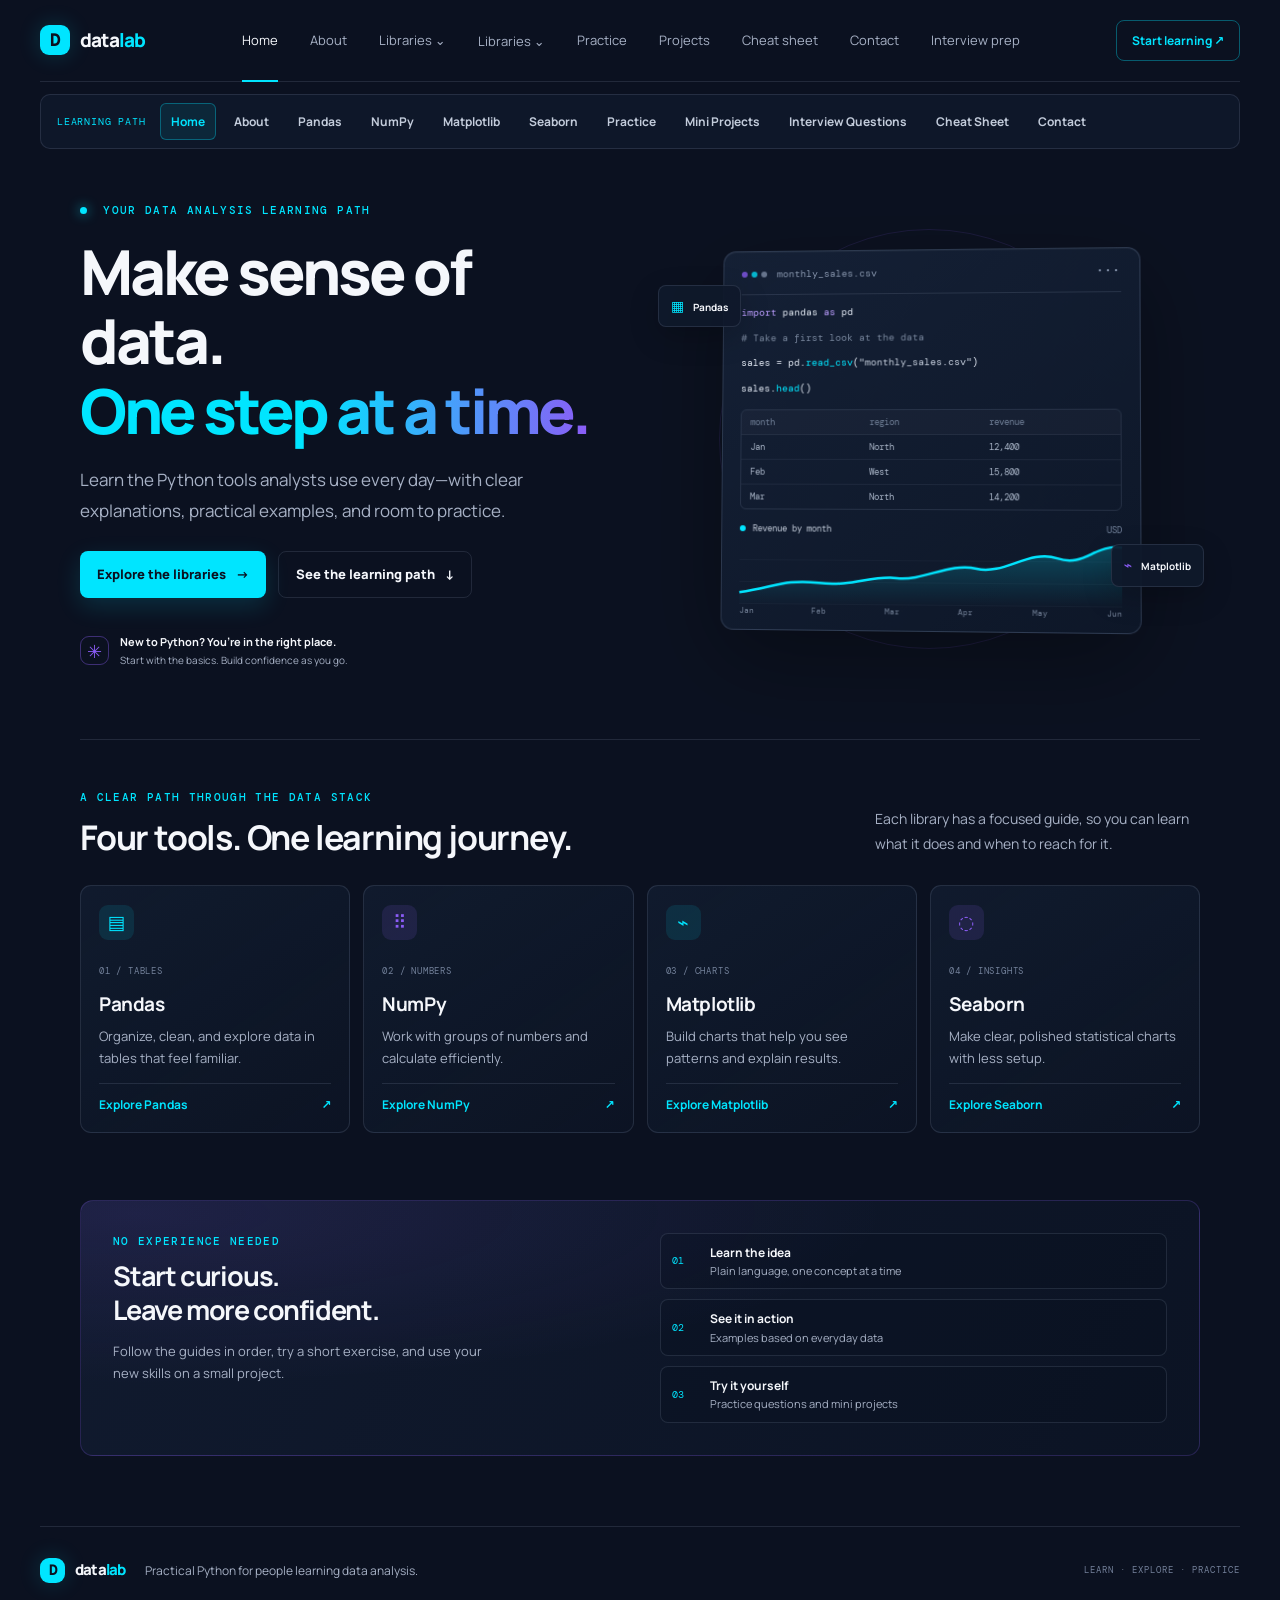
<file: index.html>
<!doctype html>
<html lang="en">
<head>
  <meta charset="utf-8">
  <meta name="viewport" content="width=device-width, initial-scale=1">
  <meta name="theme-color" content="#0B1120">
  <meta name="description" content="A beginner-friendly, interactive path to learning Python libraries for data analysis: Pandas, NumPy, Matplotlib, and Seaborn.">
  <title>DataLab — Python for Data Analysis</title>
  <link rel="preconnect" href="https://fonts.googleapis.com">
  <link rel="preconnect" href="https://fonts.gstatic.com" crossorigin>
  <link href="https://fonts.googleapis.com/css2?family=DM+Mono:wght@400;500&family=Manrope:wght@400;500;600;700;800&display=swap" rel="stylesheet">
  <link rel="stylesheet" href="assets/css/styles.css">
  <script src="assets/js/main.js" defer></script>
</head>
<body>
  <a class="skip-link" href="#main">Skip to content</a>
  <header class="site-header">
    <a class="brand" href="index.html" aria-label="DataLab home"><span class="brand-mark" aria-hidden="true">D</span><span>data<span class="brand-accent">lab</span></span></a>
    <button class="menu-toggle" type="button" aria-expanded="false" aria-controls="primary-nav"><span class="sr-only">Toggle navigation</span><span aria-hidden="true">☰</span></button><nav class="primary-nav" id="primary-nav" aria-label="Main navigation">
      <a class="nav-link active" href="index.html" aria-current="page">Home</a>
      <a class="nav-link" href="about.html">About</a>
      <a class="nav-link" href="pandas.html">Libraries <span aria-hidden="true">⌄</span></a>
      <div class="nav-group"><a class="nav-link" href="pandas.html">Libraries <span aria-hidden="true">⌄</span></a><div class="nav-dropdown"><a href="pandas.html">Pandas</a><a href="numpy.html">NumPy</a><a href="matplotlib.html">Matplotlib</a><a href="seaborn.html">Seaborn</a></div></div><a class="nav-link" href="practice.html">Practice</a><a class="nav-link" href="mini-projects.html">Projects</a><a class="nav-link" href="cheat-sheet.html">Cheat sheet</a><a class="nav-link" href="contact.html">Contact</a>
      <a class="nav-link" href="interview-questions.html">Interview prep</a>
    </nav>
    <a class="header-cta" href="pandas.html">Start learning <span aria-hidden="true">↗</span></a>
  </header><nav class="learning-rail" aria-label="Browse all learning pages"><span>LEARNING PATH</span><a href="index.html" aria-current="page">Home</a><a href="about.html">About</a><a href="pandas.html">Pandas</a><a href="numpy.html">NumPy</a><a href="matplotlib.html">Matplotlib</a><a href="seaborn.html">Seaborn</a><a href="practice.html">Practice</a><a href="mini-projects.html">Mini Projects</a><a href="interview-questions.html">Interview Questions</a><a href="cheat-sheet.html">Cheat Sheet</a><a href="contact.html">Contact</a></nav>

  <main id="main">
    <section class="hero section-wrap" aria-labelledby="hero-title">
      <div class="hero-copy">
        <p class="eyebrow"><span class="status-dot" aria-hidden="true"></span> YOUR DATA ANALYSIS LEARNING PATH</p>
        <h1 id="hero-title">Make sense of data.<br><span class="gradient-text">One step at a time.</span></h1>
        <p class="hero-description">Learn the Python tools analysts use every day—with clear explanations, practical examples, and room to practice.</p>
        <div class="hero-actions"><a class="button button-primary" href="pandas.html">Explore the libraries <span aria-hidden="true">→</span></a><a class="button button-quiet" href="#learning-path">See the learning path <span aria-hidden="true">↓</span></a></div>
        <div class="hero-note"><span class="note-icon" aria-hidden="true">✳</span><span>New to Python? You’re in the right place.<br><span class="muted">Start with the basics. Build confidence as you go.</span></span></div>
      </div>
      <div class="hero-visual" aria-label="Illustration of a data table transforming into a chart">
        <div class="visual-orbit orbit-one"></div><div class="visual-orbit orbit-two"></div>
        <div class="data-window glass-card">
          <div class="window-top"><div class="window-dots" aria-hidden="true"><i></i><i></i><i></i></div><span>monthly_sales.csv</span><span class="window-menu" aria-hidden="true">•••</span></div>
          <div class="code-line"><span class="code-purple">import</span> pandas <span class="code-purple">as</span> pd</div>
          <div class="code-line"><span class="code-muted"># Take a first look at the data</span></div>
          <div class="code-line">sales = pd.<span class="code-cyan">read_csv</span>(<span class="code-green">"monthly_sales.csv"</span>)</div>
          <div class="code-line">sales.<span class="code-cyan">head</span>()</div>
          <div class="table-preview"><div class="table-row table-head"><span>month</span><span>region</span><span>revenue</span></div><div class="table-row"><span>Jan</span><span>North</span><span>12,400</span></div><div class="table-row"><span>Feb</span><span>West</span><span>15,800</span></div><div class="table-row"><span>Mar</span><span>North</span><span>14,200</span></div></div>
          <div class="chart-label"><span class="chart-indicator" aria-hidden="true"></span> Revenue by month <span class="chart-unit">USD</span></div>
          <div class="mini-chart" role="img" aria-label="A rising line chart showing monthly revenue increasing"><span class="chart-grid"></span><svg viewBox="0 0 360 74" preserveAspectRatio="none" aria-hidden="true"><defs><linearGradient id="chartFill" x1="0" x2="0" y1="0" y2="1"><stop offset="0" stop-color="#00E5FF" stop-opacity=".24"/><stop offset="1" stop-color="#00E5FF" stop-opacity="0"/></linearGradient></defs><path d="M0 60 C35 54 42 45 76 49 S124 40 150 43 S199 25 225 32 S274 10 300 20 S334 4 360 8 V74 H0Z" fill="url(#chartFill)"/><path d="M0 60 C35 54 42 45 76 49 S124 40 150 43 S199 25 225 32 S274 10 300 20 S334 4 360 8" fill="none" stroke="#00E5FF" stroke-width="2.5" vector-effect="non-scaling-stroke"/></svg></div>
          <div class="chart-months"><span>Jan</span><span>Feb</span><span>Mar</span><span>Apr</span><span>May</span><span>Jun</span></div>
        </div>
        <div class="float-tag tag-pandas"><span class="tag-symbol">▦</span> Pandas</div><div class="float-tag tag-plot"><span class="tag-symbol">⌁</span> Matplotlib</div>
      </div>
    </section>

    <section class="learning-section section-wrap" id="learning-path" aria-labelledby="path-title">
      <div class="section-heading"><div><p class="eyebrow">A CLEAR PATH THROUGH THE DATA STACK</p><h2 id="path-title">Four tools. One learning journey.</h2></div><p class="section-intro">Each library has a focused guide, so you can learn what it does and when to reach for it.</p></div>
      <div class="library-grid">
        <a class="library-card" href="pandas.html"><span class="library-icon pandas-icon" aria-hidden="true">▤</span><span class="card-index">01 / TABLES</span><h3>Pandas</h3><p>Organize, clean, and explore data in tables that feel familiar.</p><span class="card-link">Explore Pandas <span aria-hidden="true">↗</span></span></a>
        <a class="library-card" href="numpy.html"><span class="library-icon numpy-icon" aria-hidden="true">⠿</span><span class="card-index">02 / NUMBERS</span><h3>NumPy</h3><p>Work with groups of numbers and calculate efficiently.</p><span class="card-link">Explore NumPy <span aria-hidden="true">↗</span></span></a>
        <a class="library-card" href="matplotlib.html"><span class="library-icon matplotlib-icon" aria-hidden="true">⌁</span><span class="card-index">03 / CHARTS</span><h3>Matplotlib</h3><p>Build charts that help you see patterns and explain results.</p><span class="card-link">Explore Matplotlib <span aria-hidden="true">↗</span></span></a>
        <a class="library-card" href="seaborn.html"><span class="library-icon seaborn-icon" aria-hidden="true">◌</span><span class="card-index">04 / INSIGHTS</span><h3>Seaborn</h3><p>Make clear, polished statistical charts with less setup.</p><span class="card-link">Explore Seaborn <span aria-hidden="true">↗</span></span></a>
      </div>
    </section>

    <section class="path-callout section-wrap" aria-labelledby="start-title"><div class="callout-card"><div><p class="eyebrow">NO EXPERIENCE NEEDED</p><h2 id="start-title">Start curious.<br>Leave more confident.</h2><p>Follow the guides in order, try a short exercise, and use your new skills on a small project.</p></div><div class="callout-steps" aria-label="Learning steps"><div><span>01</span><b>Learn the idea</b><small>Plain language, one concept at a time</small></div><div><span>02</span><b>See it in action</b><small>Examples based on everyday data</small></div><div><span>03</span><b>Try it yourself</b><small>Practice questions and mini projects</small></div></div></div></section>
  </main>
  <footer class="site-footer"><a class="brand" href="index.html"><span class="brand-mark" aria-hidden="true">D</span><span>data<span class="brand-accent">lab</span></span></a><p>Practical Python for people learning data analysis.</p><span class="footer-meta">LEARN · EXPLORE · PRACTICE</span></footer>
</body>
</html>
</file>
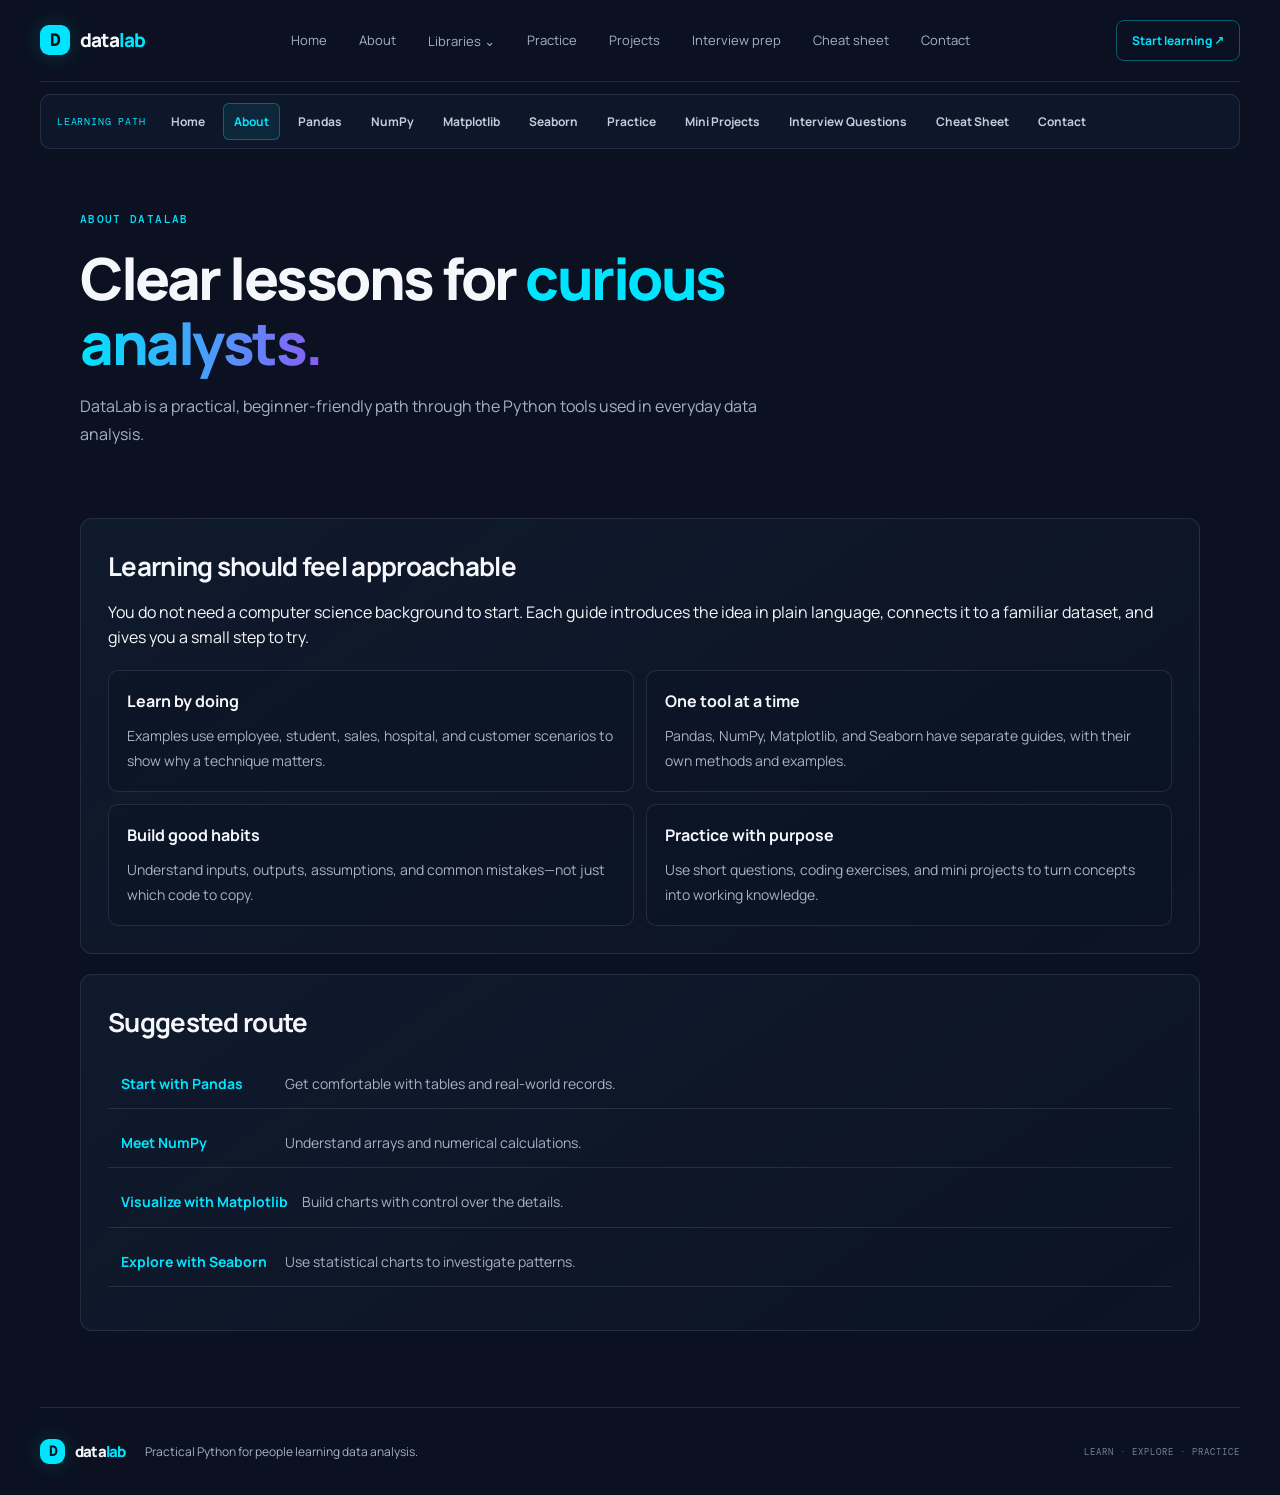
<file: about.html>
<!doctype html>
<html lang="en"><head><meta charset="utf-8"><meta name="viewport" content="width=device-width, initial-scale=1"><meta name="theme-color" content="#0B1120"><meta name="description" content="Beginner-friendly About resources for Python data analysis with clear examples and practice."><title>About | DataLab</title><link rel="preconnect" href="https://fonts.googleapis.com"><link rel="preconnect" href="https://fonts.gstatic.com" crossorigin><link href="https://fonts.googleapis.com/css2?family=DM+Mono:wght@400;500&family=Manrope:wght@400;500;600;700;800&display=swap" rel="stylesheet"><link rel="stylesheet" href="assets/css/styles.css"><script src="assets/js/main.js" defer></script></head><body><a class="skip-link" href="#main">Skip to content</a><header class="site-header"><a class="brand" href="index.html" aria-label="DataLab home"><span class="brand-mark" aria-hidden="true">D</span><span>data<span class="brand-accent">lab</span></span></a><button class="menu-toggle" type="button" aria-expanded="false" aria-controls="primary-nav"><span class="sr-only">Toggle navigation</span><span aria-hidden="true">☰</span></button><nav class="primary-nav" id="primary-nav" aria-label="Main navigation"><a class="nav-link" href="index.html">Home</a><a class="nav-link" href="about.html">About</a><div class="nav-group"><a class="nav-link" href="pandas.html">Libraries <span aria-hidden="true">⌄</span></a><div class="nav-dropdown"><a href="pandas.html">Pandas</a><a href="numpy.html">NumPy</a><a href="matplotlib.html">Matplotlib</a><a href="seaborn.html">Seaborn</a></div></div><a class="nav-link" href="practice.html">Practice</a><a class="nav-link" href="mini-projects.html">Projects</a><a class="nav-link" href="interview-questions.html">Interview prep</a><a class="nav-link" href="cheat-sheet.html">Cheat sheet</a><a class="nav-link" href="contact.html">Contact</a></nav><a class="header-cta" href="pandas.html">Start learning <span aria-hidden="true">↗</span></a></header><nav class="learning-rail" aria-label="Browse all learning pages"><span>LEARNING PATH</span><a href="index.html">Home</a><a href="about.html" aria-current="page">About</a><a href="pandas.html">Pandas</a><a href="numpy.html">NumPy</a><a href="matplotlib.html">Matplotlib</a><a href="seaborn.html">Seaborn</a><a href="practice.html">Practice</a><a href="mini-projects.html">Mini Projects</a><a href="interview-questions.html">Interview Questions</a><a href="cheat-sheet.html">Cheat Sheet</a><a href="contact.html">Contact</a></nav><main id="main" class="page-wrap"><section class="page-hero"><p class="eyebrow">ABOUT DATALAB</p><h1>Clear lessons for <span class="gradient-text">curious analysts.</span></h1><p class="lesson-lede">DataLab is a practical, beginner-friendly path through the Python tools used in everyday data analysis.</p></section><section class="content-panel"><h2>Learning should feel approachable</h2><p>You do not need a computer science background to start. Each guide introduces the idea in plain language, connects it to a familiar dataset, and gives you a small step to try.</p><div class="two-col"><article class="info-card"><h3>Learn by doing</h3><p>Examples use employee, student, sales, hospital, and customer scenarios to show why a technique matters.</p></article><article class="info-card"><h3>One tool at a time</h3><p>Pandas, NumPy, Matplotlib, and Seaborn have separate guides, with their own methods and examples.</p></article><article class="info-card"><h3>Build good habits</h3><p>Understand inputs, outputs, assumptions, and common mistakes—not just which code to copy.</p></article><article class="info-card"><h3>Practice with purpose</h3><p>Use short questions, coding exercises, and mini projects to turn concepts into working knowledge.</p></article></div></section><section class="content-panel"><h2>Suggested route</h2><ol class="route-list"><li><b>Start with Pandas</b><span>Get comfortable with tables and real-world records.</span></li><li><b>Meet NumPy</b><span>Understand arrays and numerical calculations.</span></li><li><b>Visualize with Matplotlib</b><span>Build charts with control over the details.</span></li><li><b>Explore with Seaborn</b><span>Use statistical charts to investigate patterns.</span></li></ol></section></main><footer class="site-footer"><a class="brand" href="index.html"><span class="brand-mark" aria-hidden="true">D</span><span>data<span class="brand-accent">lab</span></span></a><p>Practical Python for people learning data analysis.</p><span class="footer-meta">LEARN · EXPLORE · PRACTICE</span></footer></body></html>
</file>
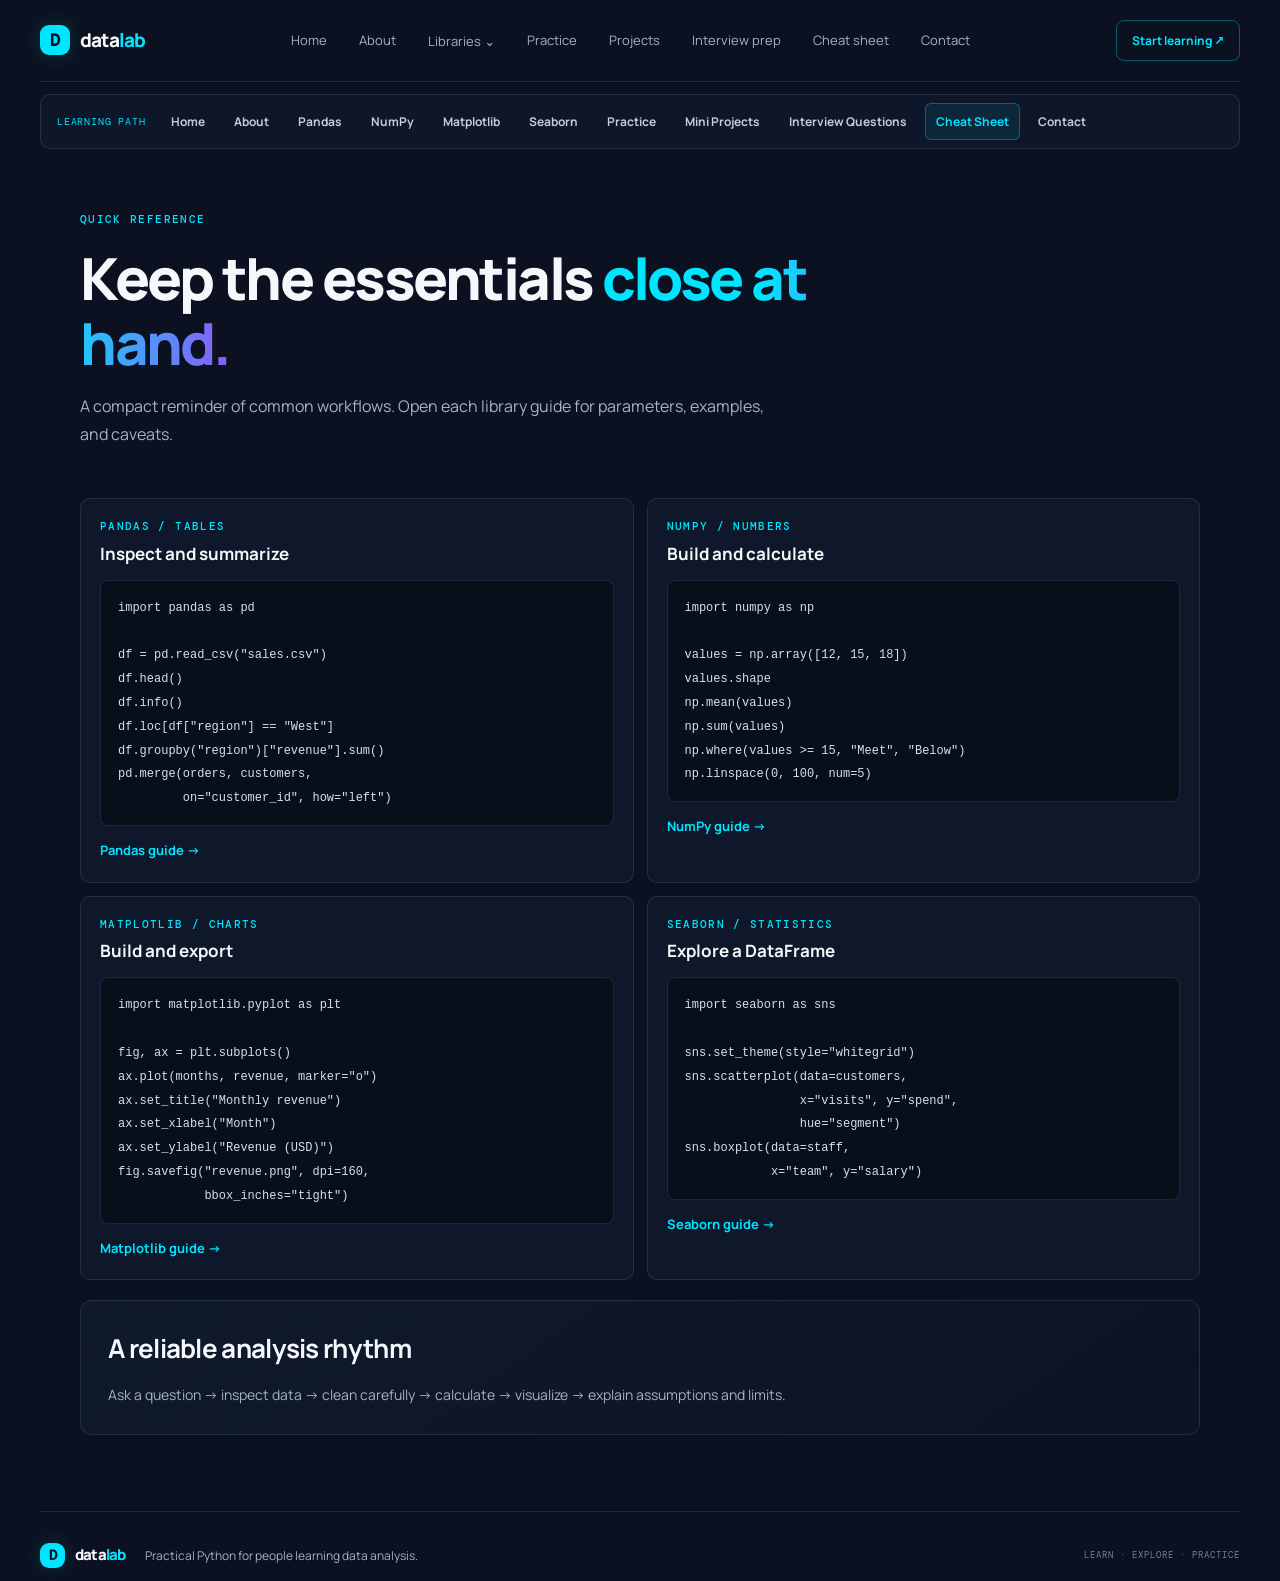
<file: cheat-sheet.html>
<!doctype html>
<html lang="en"><head><meta charset="utf-8"><meta name="viewport" content="width=device-width, initial-scale=1"><meta name="theme-color" content="#0B1120"><meta name="description" content="Beginner-friendly Cheat Sheet resources for Python data analysis with clear examples and practice."><title>Cheat Sheet | DataLab</title><link rel="preconnect" href="https://fonts.googleapis.com"><link rel="preconnect" href="https://fonts.gstatic.com" crossorigin><link href="https://fonts.googleapis.com/css2?family=DM+Mono:wght@400;500&family=Manrope:wght@400;500;600;700;800&display=swap" rel="stylesheet"><link rel="stylesheet" href="assets/css/styles.css"><script src="assets/js/main.js" defer></script></head><body><a class="skip-link" href="#main">Skip to content</a><header class="site-header"><a class="brand" href="index.html" aria-label="DataLab home"><span class="brand-mark" aria-hidden="true">D</span><span>data<span class="brand-accent">lab</span></span></a><button class="menu-toggle" type="button" aria-expanded="false" aria-controls="primary-nav"><span class="sr-only">Toggle navigation</span><span aria-hidden="true">☰</span></button><nav class="primary-nav" id="primary-nav" aria-label="Main navigation"><a class="nav-link" href="index.html">Home</a><a class="nav-link" href="about.html">About</a><div class="nav-group"><a class="nav-link" href="pandas.html">Libraries <span aria-hidden="true">⌄</span></a><div class="nav-dropdown"><a href="pandas.html">Pandas</a><a href="numpy.html">NumPy</a><a href="matplotlib.html">Matplotlib</a><a href="seaborn.html">Seaborn</a></div></div><a class="nav-link" href="practice.html">Practice</a><a class="nav-link" href="mini-projects.html">Projects</a><a class="nav-link" href="interview-questions.html">Interview prep</a><a class="nav-link" href="cheat-sheet.html">Cheat sheet</a><a class="nav-link" href="contact.html">Contact</a></nav><a class="header-cta" href="pandas.html">Start learning <span aria-hidden="true">↗</span></a></header><nav class="learning-rail" aria-label="Browse all learning pages"><span>LEARNING PATH</span><a href="index.html">Home</a><a href="about.html">About</a><a href="pandas.html">Pandas</a><a href="numpy.html">NumPy</a><a href="matplotlib.html">Matplotlib</a><a href="seaborn.html">Seaborn</a><a href="practice.html">Practice</a><a href="mini-projects.html">Mini Projects</a><a href="interview-questions.html">Interview Questions</a><a href="cheat-sheet.html" aria-current="page">Cheat Sheet</a><a href="contact.html">Contact</a></nav><main id="main" class="page-wrap"><section class="page-hero"><p class="eyebrow">QUICK REFERENCE</p><h1>Keep the essentials <span class="gradient-text">close at hand.</span></h1><p class="lesson-lede">A compact reminder of common workflows. Open each library guide for parameters, examples, and caveats.</p></section><section class="cheat-grid"><article class="cheat-card"><p class="eyebrow">PANDAS / TABLES</p><h2>Inspect and summarize</h2><pre><code>import pandas as pd

df = pd.read_csv("sales.csv")
df.head()
df.info()
df.loc[df["region"] == "West"]
df.groupby("region")["revenue"].sum()
pd.merge(orders, customers,
         on="customer_id", how="left")</code></pre><a class="text-link" href="pandas.html">Pandas guide →</a></article><article class="cheat-card"><p class="eyebrow">NUMPY / NUMBERS</p><h2>Build and calculate</h2><pre><code>import numpy as np

values = np.array([12, 15, 18])
values.shape
np.mean(values)
np.sum(values)
np.where(values >= 15, "Meet", "Below")
np.linspace(0, 100, num=5)</code></pre><a class="text-link" href="numpy.html">NumPy guide →</a></article><article class="cheat-card"><p class="eyebrow">MATPLOTLIB / CHARTS</p><h2>Build and export</h2><pre><code>import matplotlib.pyplot as plt

fig, ax = plt.subplots()
ax.plot(months, revenue, marker="o")
ax.set_title("Monthly revenue")
ax.set_xlabel("Month")
ax.set_ylabel("Revenue (USD)")
fig.savefig("revenue.png", dpi=160,
            bbox_inches="tight")</code></pre><a class="text-link" href="matplotlib.html">Matplotlib guide →</a></article><article class="cheat-card"><p class="eyebrow">SEABORN / STATISTICS</p><h2>Explore a DataFrame</h2><pre><code>import seaborn as sns

sns.set_theme(style="whitegrid")
sns.scatterplot(data=customers,
                x="visits", y="spend",
                hue="segment")
sns.boxplot(data=staff,
            x="team", y="salary")</code></pre><a class="text-link" href="seaborn.html">Seaborn guide →</a></article></section><section class="content-panel"><h2>A reliable analysis rhythm</h2><p>Ask a question → inspect data → clean carefully → calculate → visualize → explain assumptions and limits.</p></section></main><footer class="site-footer"><a class="brand" href="index.html"><span class="brand-mark" aria-hidden="true">D</span><span>data<span class="brand-accent">lab</span></span></a><p>Practical Python for people learning data analysis.</p><span class="footer-meta">LEARN · EXPLORE · PRACTICE</span></footer></body></html>
</file>
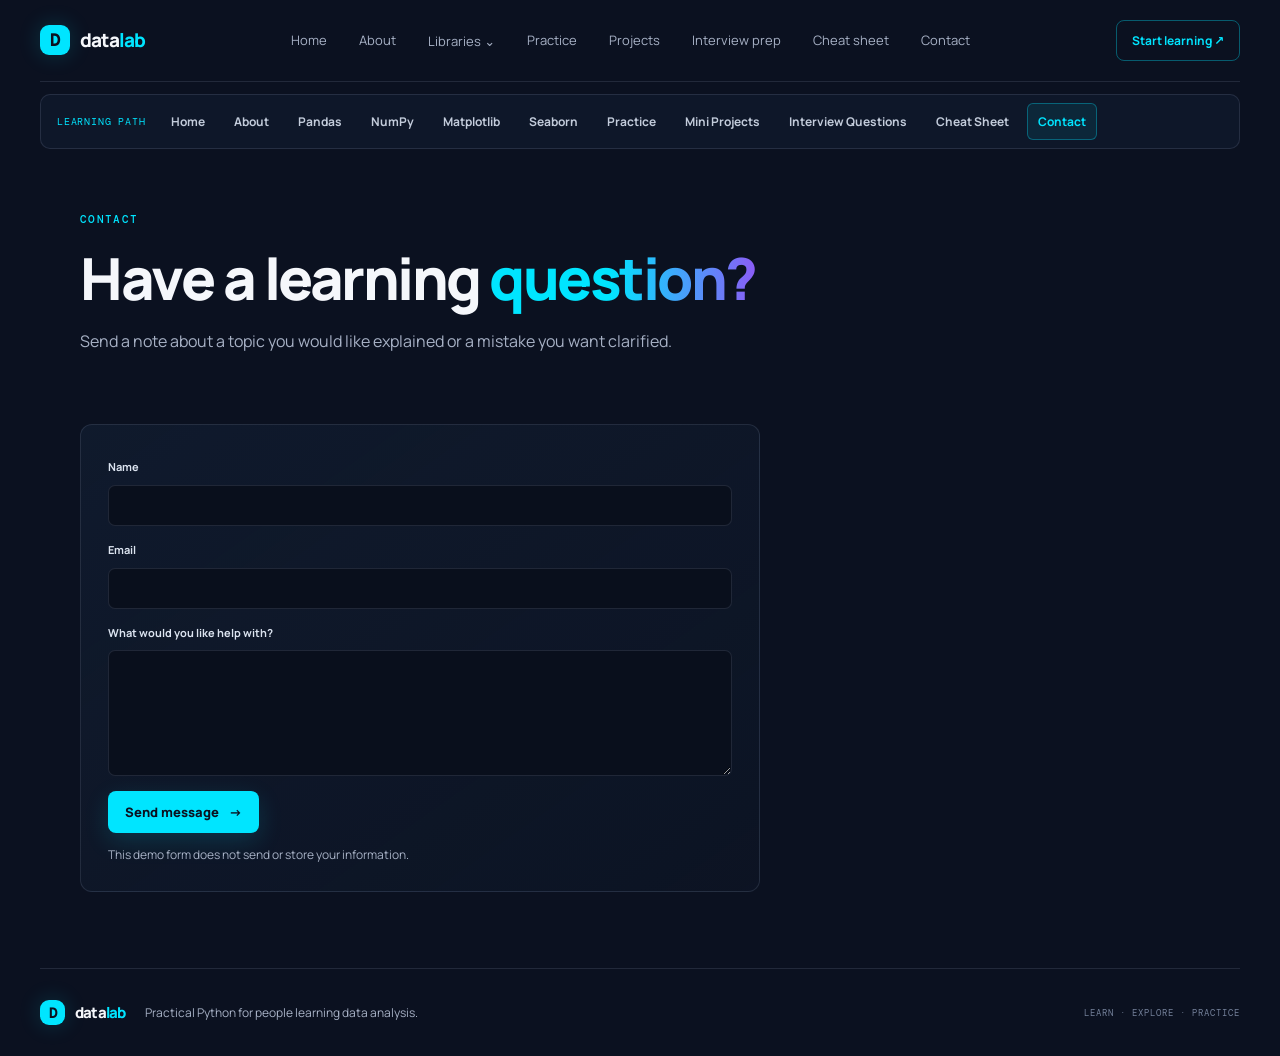
<file: contact.html>
<!doctype html>
<html lang="en"><head><meta charset="utf-8"><meta name="viewport" content="width=device-width, initial-scale=1"><meta name="theme-color" content="#0B1120"><meta name="description" content="Beginner-friendly Contact resources for Python data analysis with clear examples and practice."><title>Contact | DataLab</title><link rel="preconnect" href="https://fonts.googleapis.com"><link rel="preconnect" href="https://fonts.gstatic.com" crossorigin><link href="https://fonts.googleapis.com/css2?family=DM+Mono:wght@400;500&family=Manrope:wght@400;500;600;700;800&display=swap" rel="stylesheet"><link rel="stylesheet" href="assets/css/styles.css"><script src="assets/js/main.js" defer></script></head><body><a class="skip-link" href="#main">Skip to content</a><header class="site-header"><a class="brand" href="index.html" aria-label="DataLab home"><span class="brand-mark" aria-hidden="true">D</span><span>data<span class="brand-accent">lab</span></span></a><button class="menu-toggle" type="button" aria-expanded="false" aria-controls="primary-nav"><span class="sr-only">Toggle navigation</span><span aria-hidden="true">☰</span></button><nav class="primary-nav" id="primary-nav" aria-label="Main navigation"><a class="nav-link" href="index.html">Home</a><a class="nav-link" href="about.html">About</a><div class="nav-group"><a class="nav-link" href="pandas.html">Libraries <span aria-hidden="true">⌄</span></a><div class="nav-dropdown"><a href="pandas.html">Pandas</a><a href="numpy.html">NumPy</a><a href="matplotlib.html">Matplotlib</a><a href="seaborn.html">Seaborn</a></div></div><a class="nav-link" href="practice.html">Practice</a><a class="nav-link" href="mini-projects.html">Projects</a><a class="nav-link" href="interview-questions.html">Interview prep</a><a class="nav-link" href="cheat-sheet.html">Cheat sheet</a><a class="nav-link" href="contact.html">Contact</a></nav><a class="header-cta" href="pandas.html">Start learning <span aria-hidden="true">↗</span></a></header><nav class="learning-rail" aria-label="Browse all learning pages"><span>LEARNING PATH</span><a href="index.html">Home</a><a href="about.html">About</a><a href="pandas.html">Pandas</a><a href="numpy.html">NumPy</a><a href="matplotlib.html">Matplotlib</a><a href="seaborn.html">Seaborn</a><a href="practice.html">Practice</a><a href="mini-projects.html">Mini Projects</a><a href="interview-questions.html">Interview Questions</a><a href="cheat-sheet.html">Cheat Sheet</a><a href="contact.html" aria-current="page">Contact</a></nav><main id="main" class="page-wrap"><section class="page-hero"><p class="eyebrow">CONTACT</p><h1>Have a learning <span class="gradient-text">question?</span></h1><p class="lesson-lede">Send a note about a topic you would like explained or a mistake you want clarified.</p></section><section class="content-panel contact-panel"><form data-contact-form><label for="contact-name">Name</label><input id="contact-name" name="name" autocomplete="name" required maxlength="80"><label for="contact-email">Email</label><input id="contact-email" name="email" type="email" autocomplete="email" required maxlength="120"><label for="contact-message">What would you like help with?</label><textarea id="contact-message" name="message" rows="6" required maxlength="2000"></textarea><button class="button button-primary" type="submit">Send message <span aria-hidden="true">→</span></button><p class="form-note" role="status" aria-live="polite">This demo form does not send or store your information.</p></form></section></main><footer class="site-footer"><a class="brand" href="index.html"><span class="brand-mark" aria-hidden="true">D</span><span>data<span class="brand-accent">lab</span></span></a><p>Practical Python for people learning data analysis.</p><span class="footer-meta">LEARN · EXPLORE · PRACTICE</span></footer></body></html>
</file>
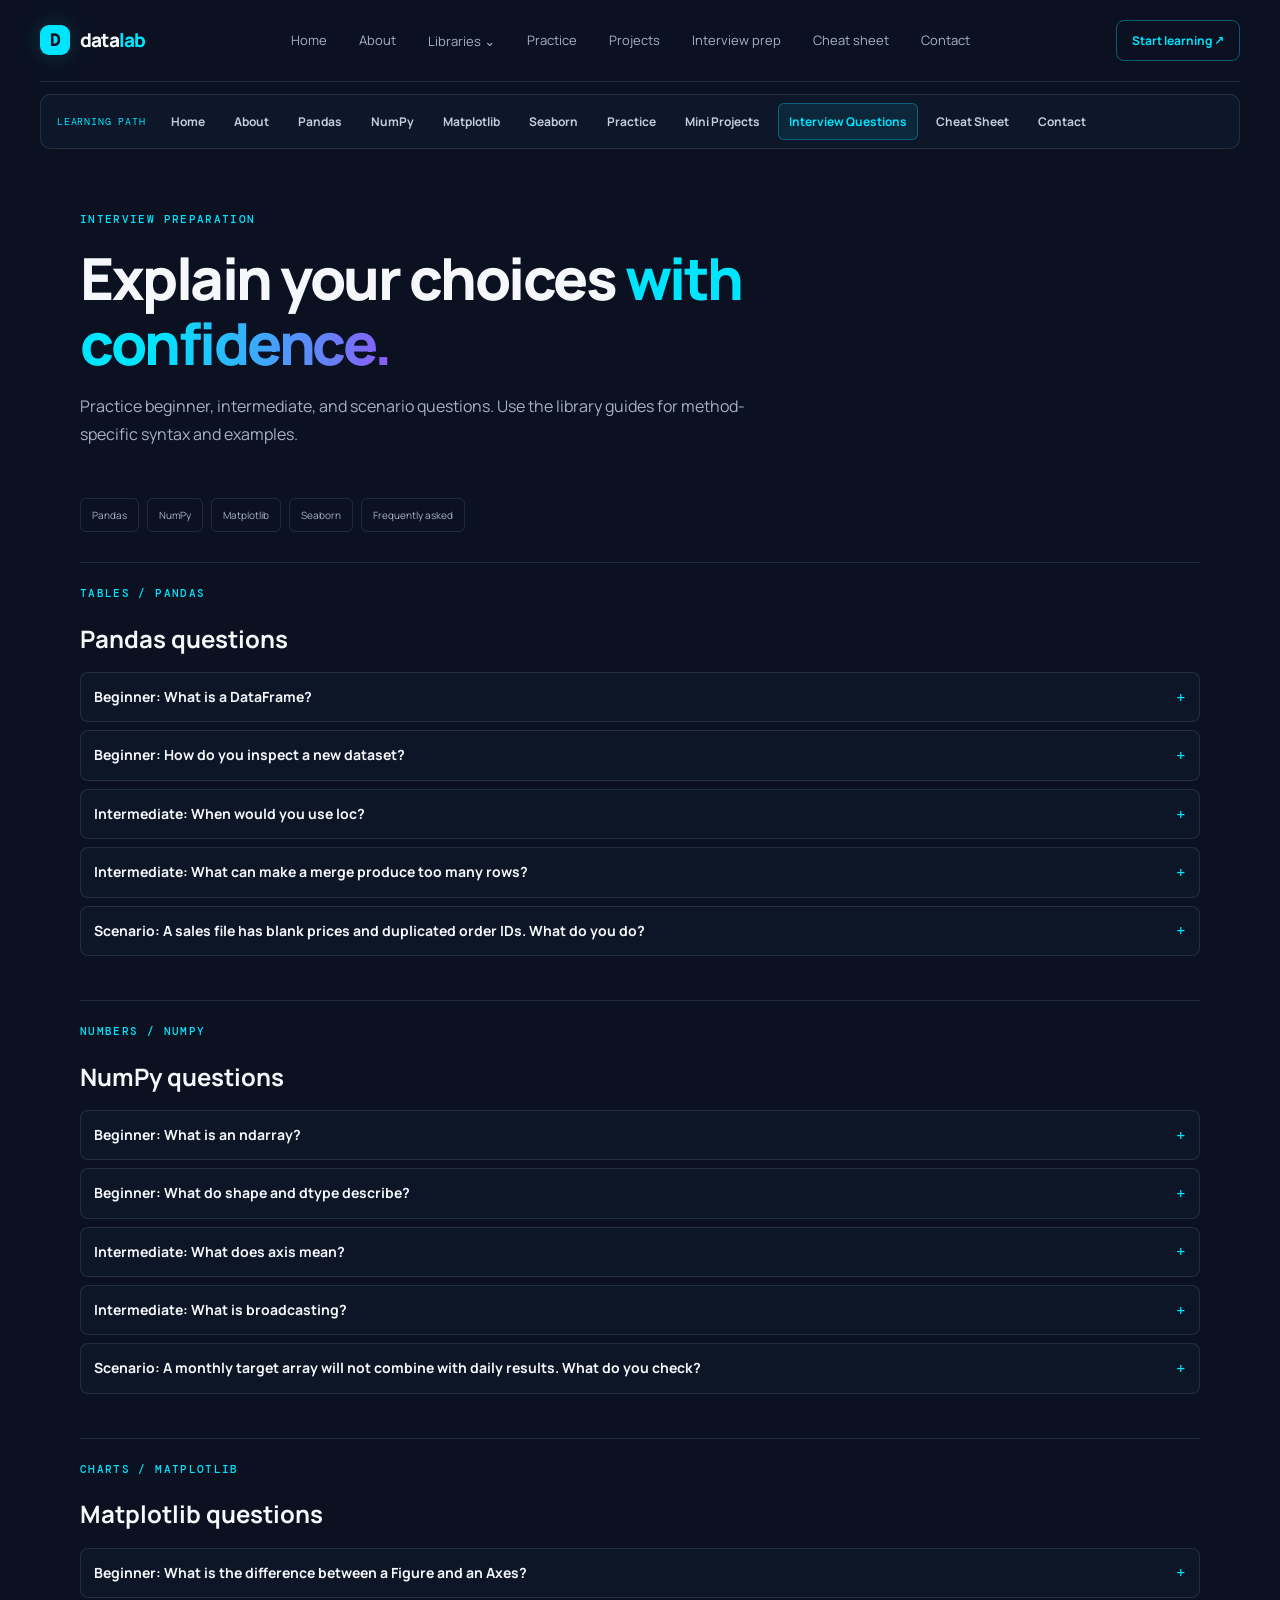
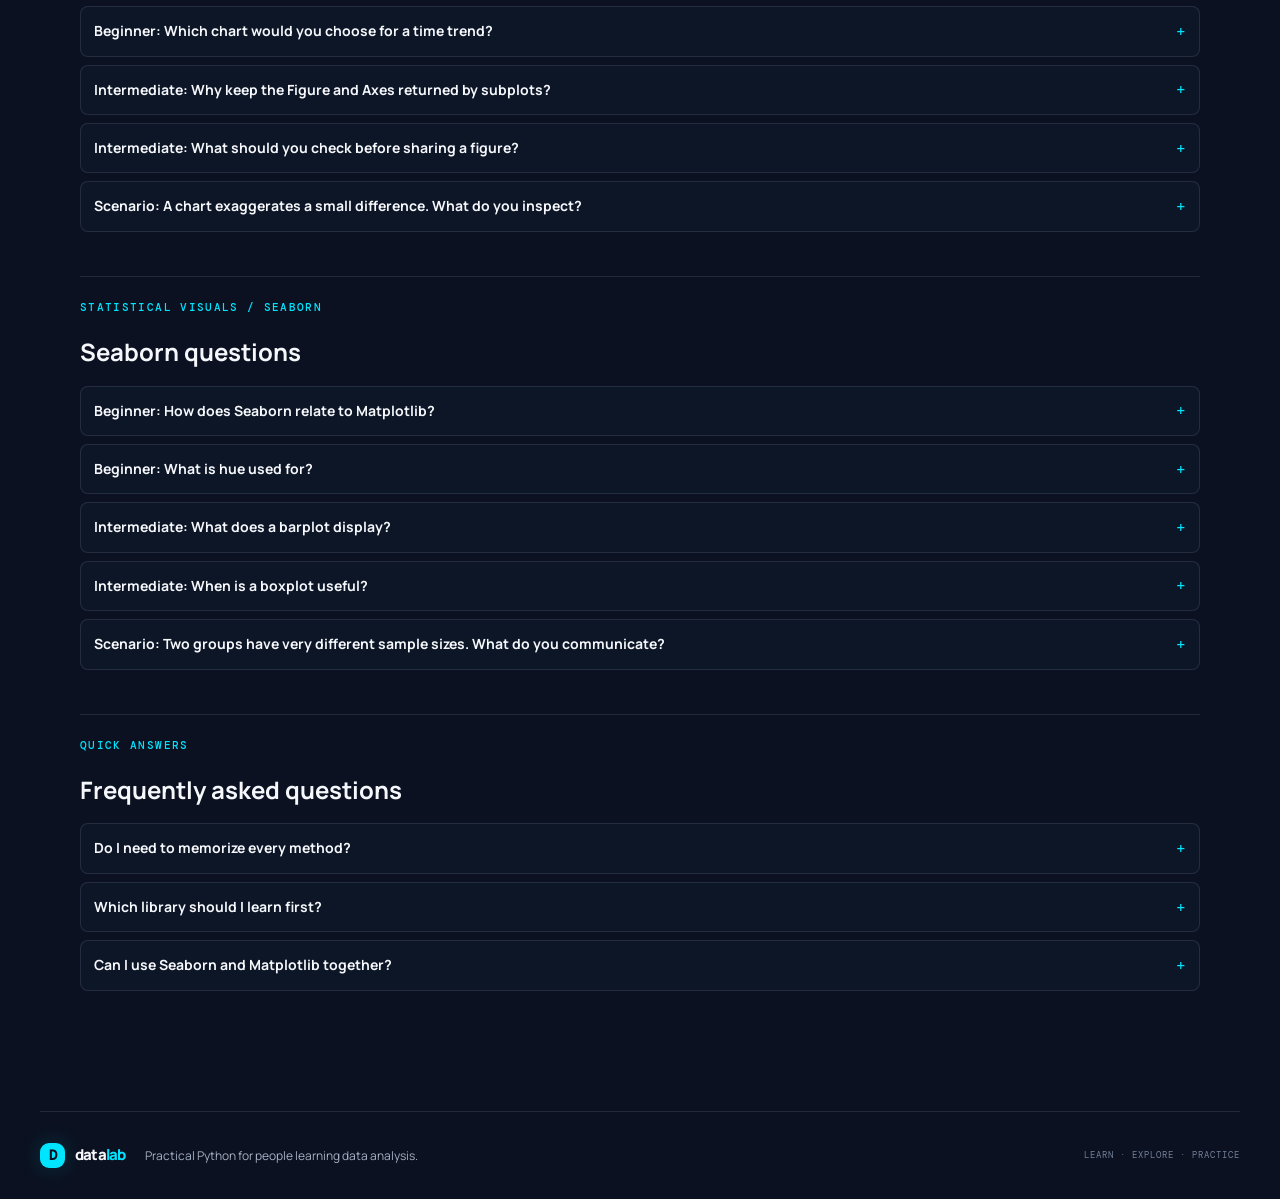
<file: interview-questions.html>
<!doctype html>
<html lang="en"><head><meta charset="utf-8"><meta name="viewport" content="width=device-width, initial-scale=1"><meta name="theme-color" content="#0B1120"><meta name="description" content="Beginner-friendly Interview Questions resources for Python data analysis with clear examples and practice."><title>Interview Questions | DataLab</title><link rel="preconnect" href="https://fonts.googleapis.com"><link rel="preconnect" href="https://fonts.gstatic.com" crossorigin><link href="https://fonts.googleapis.com/css2?family=DM+Mono:wght@400;500&family=Manrope:wght@400;500;600;700;800&display=swap" rel="stylesheet"><link rel="stylesheet" href="assets/css/styles.css"><script src="assets/js/main.js" defer></script></head><body><a class="skip-link" href="#main">Skip to content</a><header class="site-header"><a class="brand" href="index.html" aria-label="DataLab home"><span class="brand-mark" aria-hidden="true">D</span><span>data<span class="brand-accent">lab</span></span></a><button class="menu-toggle" type="button" aria-expanded="false" aria-controls="primary-nav"><span class="sr-only">Toggle navigation</span><span aria-hidden="true">☰</span></button><nav class="primary-nav" id="primary-nav" aria-label="Main navigation"><a class="nav-link" href="index.html">Home</a><a class="nav-link" href="about.html">About</a><div class="nav-group"><a class="nav-link" href="pandas.html">Libraries <span aria-hidden="true">⌄</span></a><div class="nav-dropdown"><a href="pandas.html">Pandas</a><a href="numpy.html">NumPy</a><a href="matplotlib.html">Matplotlib</a><a href="seaborn.html">Seaborn</a></div></div><a class="nav-link" href="practice.html">Practice</a><a class="nav-link" href="mini-projects.html">Projects</a><a class="nav-link" href="interview-questions.html">Interview prep</a><a class="nav-link" href="cheat-sheet.html">Cheat sheet</a><a class="nav-link" href="contact.html">Contact</a></nav><a class="header-cta" href="pandas.html">Start learning <span aria-hidden="true">↗</span></a></header><nav class="learning-rail" aria-label="Browse all learning pages"><span>LEARNING PATH</span><a href="index.html">Home</a><a href="about.html">About</a><a href="pandas.html">Pandas</a><a href="numpy.html">NumPy</a><a href="matplotlib.html">Matplotlib</a><a href="seaborn.html">Seaborn</a><a href="practice.html">Practice</a><a href="mini-projects.html">Mini Projects</a><a href="interview-questions.html" aria-current="page">Interview Questions</a><a href="cheat-sheet.html">Cheat Sheet</a><a href="contact.html">Contact</a></nav><main id="main" class="page-wrap"><section class="page-hero"><p class="eyebrow">INTERVIEW PREPARATION</p><h1>Explain your choices <span class="gradient-text">with confidence.</span></h1><p class="lesson-lede">Practice beginner, intermediate, and scenario questions. Use the library guides for method-specific syntax and examples.</p></section><nav class="jump-links" aria-label="Interview guide sections"><a href="#pandas">Pandas</a><a href="#numpy">NumPy</a><a href="#matplotlib">Matplotlib</a><a href="#seaborn">Seaborn</a><a href="#faq">Frequently asked</a></nav><section class="interview-section" id="pandas"><p class="eyebrow">TABLES / PANDAS</p><h2>Pandas questions</h2><div class="qa-list"><details class="qa-item"><summary>Beginner: What is a DataFrame?</summary><p>A two-dimensional labeled table with rows and columns. Each column can have its own data type, making it useful for mixed tabular records.</p></details><details class="qa-item"><summary>Beginner: How do you inspect a new dataset?</summary><p>Preview a few rows, check its shape, inspect column types and non-missing counts, then summarize missing values and categories.</p></details><details class="qa-item"><summary>Intermediate: When would you use loc?</summary><p>Use loc for label-based selection, including filtering rows with a condition and choosing named columns.</p></details><details class="qa-item"><summary>Intermediate: What can make a merge produce too many rows?</summary><p>A key may occur more than once on one or both sides. Check key uniqueness and row counts before and after merging.</p></details><details class="qa-item"><summary>Scenario: A sales file has blank prices and duplicated order IDs. What do you do?</summary><p>First determine whether duplicates are valid line items or accidental copies. Quantify missing prices, check other fields, consult the data definition, and record the cleaning decision before calculating revenue.</p></details></div></section><section class="interview-section" id="numpy"><p class="eyebrow">NUMBERS / NUMPY</p><h2>NumPy questions</h2><div class="qa-list"><details class="qa-item"><summary>Beginner: What is an ndarray?</summary><p>NumPy's multidimensional array, designed to store values in a consistent structure and support efficient numerical operations.</p></details><details class="qa-item"><summary>Beginner: What do shape and dtype describe?</summary><p>Shape gives the length along each dimension. Dtype describes the kind of values stored, such as integers or floating-point numbers.</p></details><details class="qa-item"><summary>Intermediate: What does axis mean?</summary><p>It identifies the direction of an operation. For a two-dimensional grid, axis 0 reduces down rows and axis 1 reduces across columns.</p></details><details class="qa-item"><summary>Intermediate: What is broadcasting?</summary><p>NumPy applies compatible values or arrays across dimensions automatically. Shapes must be compatible, so always check them when results look unexpected.</p></details><details class="qa-item"><summary>Scenario: A monthly target array will not combine with daily results. What do you check?</summary><p>Inspect both shapes and the mapping between each day and month. Reshape or index only after confirming the intended alignment; a mathematically valid broadcast can still be logically wrong.</p></details></div></section><section class="interview-section" id="matplotlib"><p class="eyebrow">CHARTS / MATPLOTLIB</p><h2>Matplotlib questions</h2><div class="qa-list"><details class="qa-item"><summary>Beginner: What is the difference between a Figure and an Axes?</summary><p>The Figure is the full canvas. An Axes is an individual plotting area placed on that canvas.</p></details><details class="qa-item"><summary>Beginner: Which chart would you choose for a time trend?</summary><p>A line chart is often a clear choice for ordered time values. Label the time period and metric, and keep dates in order.</p></details><details class="qa-item"><summary>Intermediate: Why keep the Figure and Axes returned by subplots?</summary><p>They make it clear which chart is being changed, especially with multiple charts, and give direct access to labeling and formatting methods.</p></details><details class="qa-item"><summary>Intermediate: What should you check before sharing a figure?</summary><p>Readability, labels and units, legend clarity, scale, layout, and the saved file itself at its intended display size.</p></details><details class="qa-item"><summary>Scenario: A chart exaggerates a small difference. What do you inspect?</summary><p>Inspect axis limits and baseline, then choose a scale that communicates the comparison fairly. State any deliberate truncation clearly.</p></details></div></section><section class="interview-section" id="seaborn"><p class="eyebrow">STATISTICAL VISUALS / SEABORN</p><h2>Seaborn questions</h2><div class="qa-list"><details class="qa-item"><summary>Beginner: How does Seaborn relate to Matplotlib?</summary><p>Seaborn builds on Matplotlib and provides higher-level statistical plotting functions, especially for tidy, table-shaped data.</p></details><details class="qa-item"><summary>Beginner: What is hue used for?</summary><p>Hue maps a category to color so groups can be compared within one chart. Too many categories can make the chart hard to read.</p></details><details class="qa-item"><summary>Intermediate: What does a barplot display?</summary><p>It displays an estimate, often a mean by default, and may show an uncertainty interval. It is not a count of every observation.</p></details><details class="qa-item"><summary>Intermediate: When is a boxplot useful?</summary><p>When comparing distributions across categories. It summarizes quartiles and flags values outside whiskers as potential outliers—not automatically as errors.</p></details><details class="qa-item"><summary>Scenario: Two groups have very different sample sizes. What do you communicate?</summary><p>Show the sample sizes or underlying observations where appropriate, explain the estimate and uncertainty, and avoid making strong conclusions from a visual alone.</p></details></div></section><section class="interview-section" id="faq"><p class="eyebrow">QUICK ANSWERS</p><h2>Frequently asked questions</h2><div class="qa-list"><details class="qa-item"><summary>Do I need to memorize every method?</summary><p>No. Learn the main ideas, practice common workflows, and become comfortable finding official documentation. Explain why you chose a method.</p></details><details class="qa-item"><summary>Which library should I learn first?</summary><p>Start with Pandas for familiar tables, then build numerical intuition with NumPy and visualization skills with Matplotlib and Seaborn.</p></details><details class="qa-item"><summary>Can I use Seaborn and Matplotlib together?</summary><p>Yes. Seaborn returns Matplotlib axes for many plots, so you can use Seaborn to create a statistical chart and Matplotlib to refine labels or layout.</p></details></div></section></main><footer class="site-footer"><a class="brand" href="index.html"><span class="brand-mark" aria-hidden="true">D</span><span>data<span class="brand-accent">lab</span></span></a><p>Practical Python for people learning data analysis.</p><span class="footer-meta">LEARN · EXPLORE · PRACTICE</span></footer></body></html>
</file>
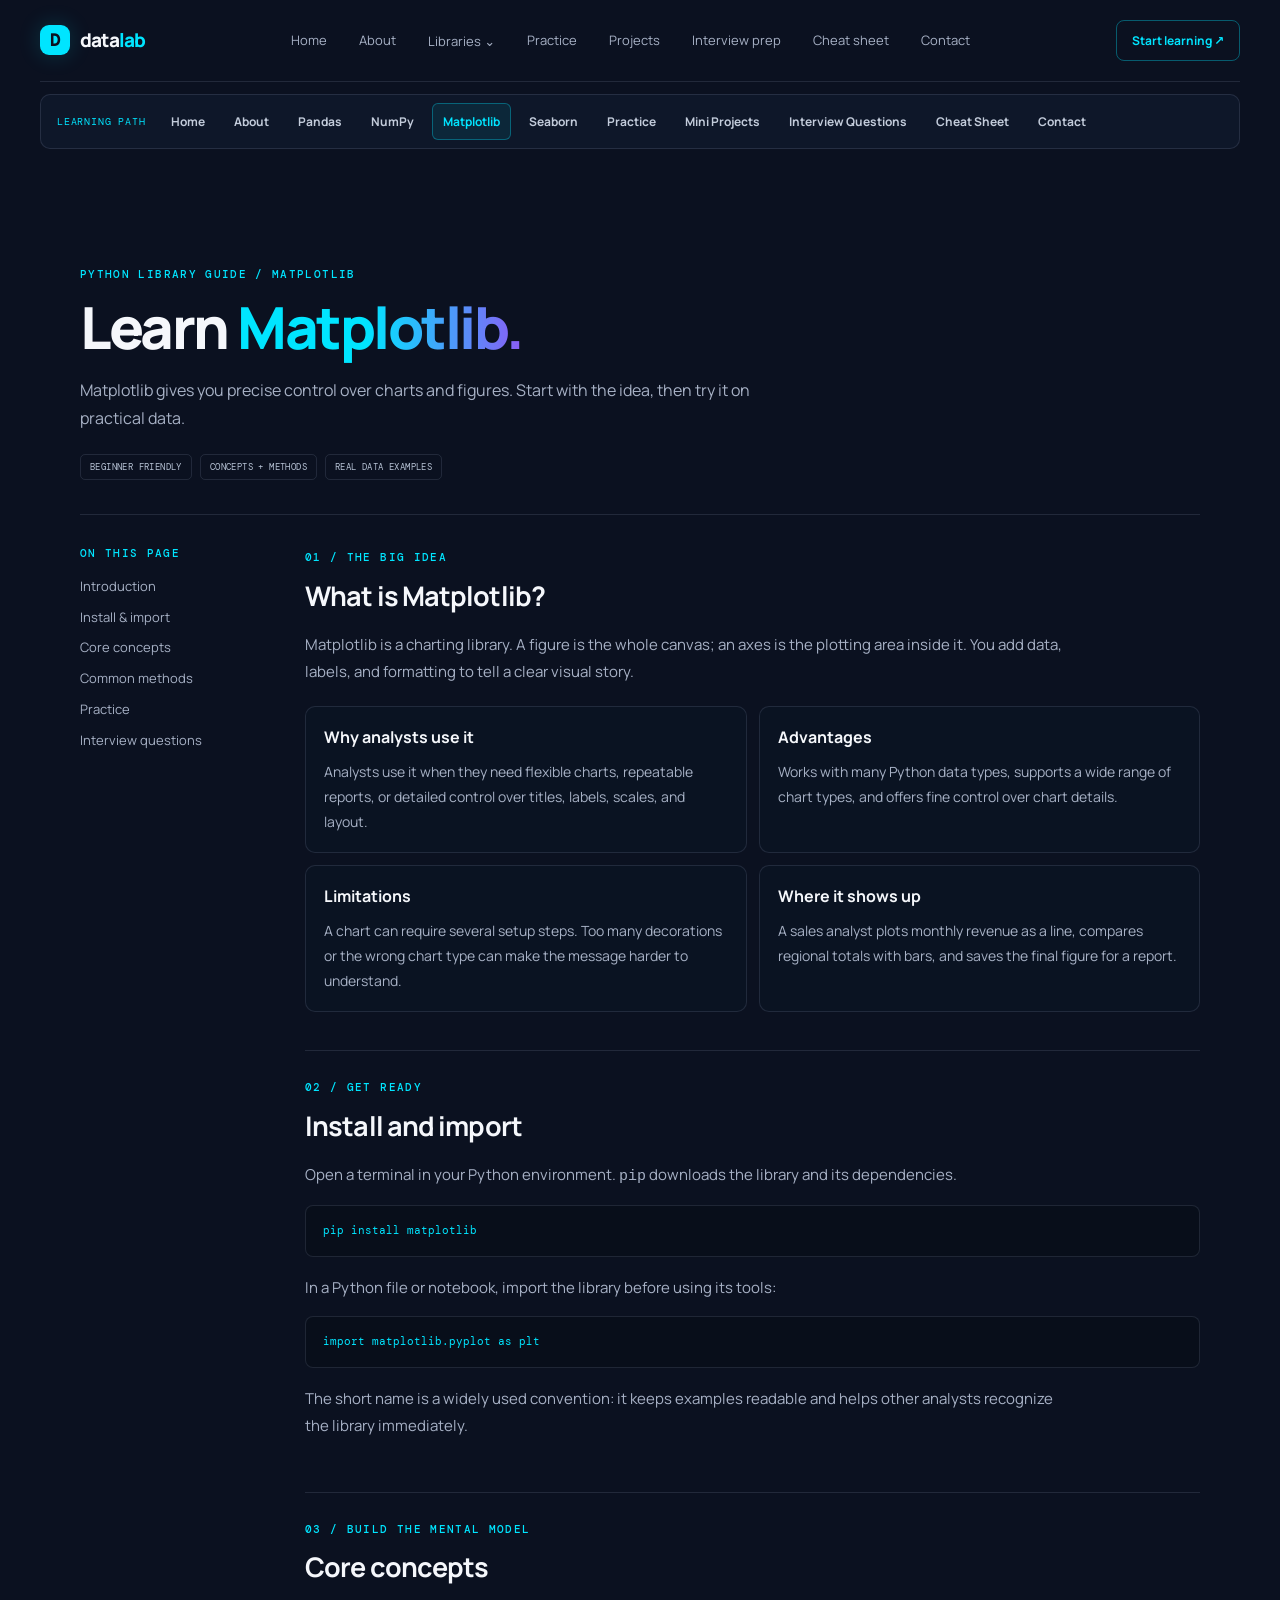
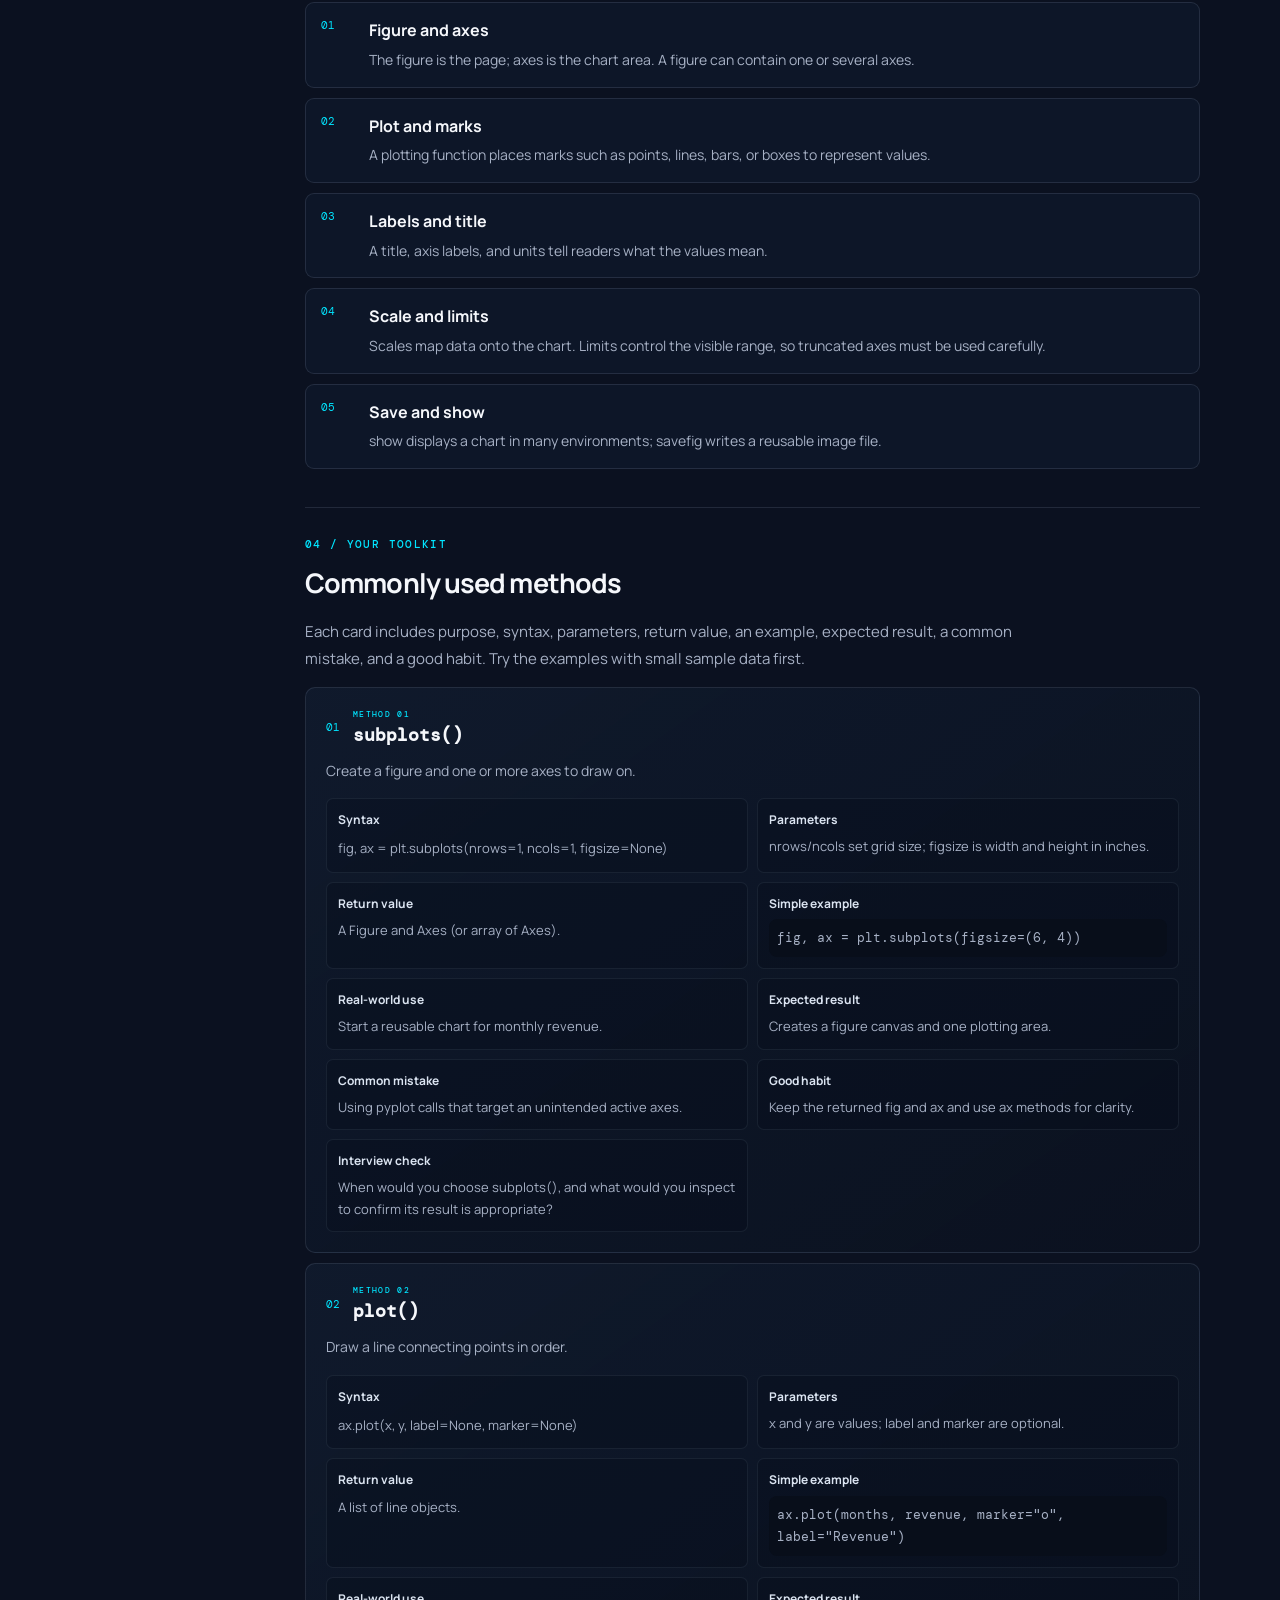
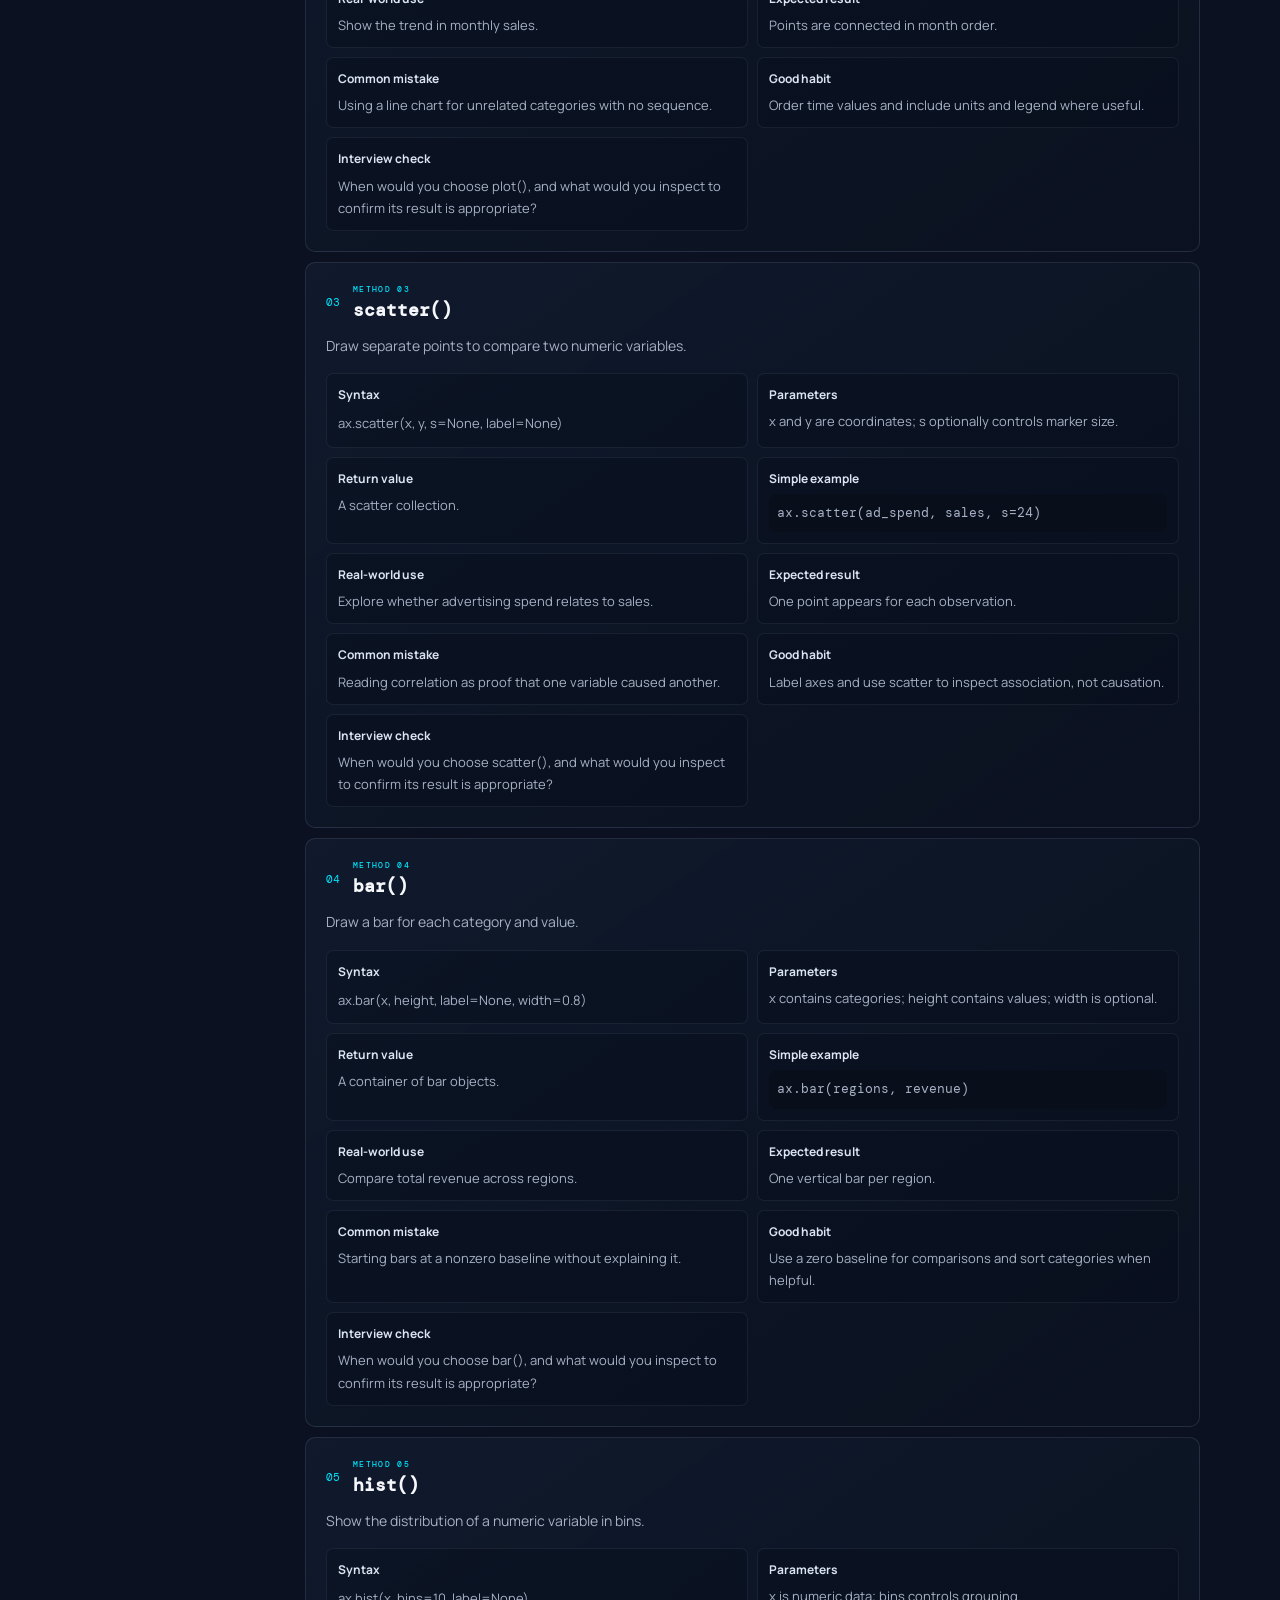
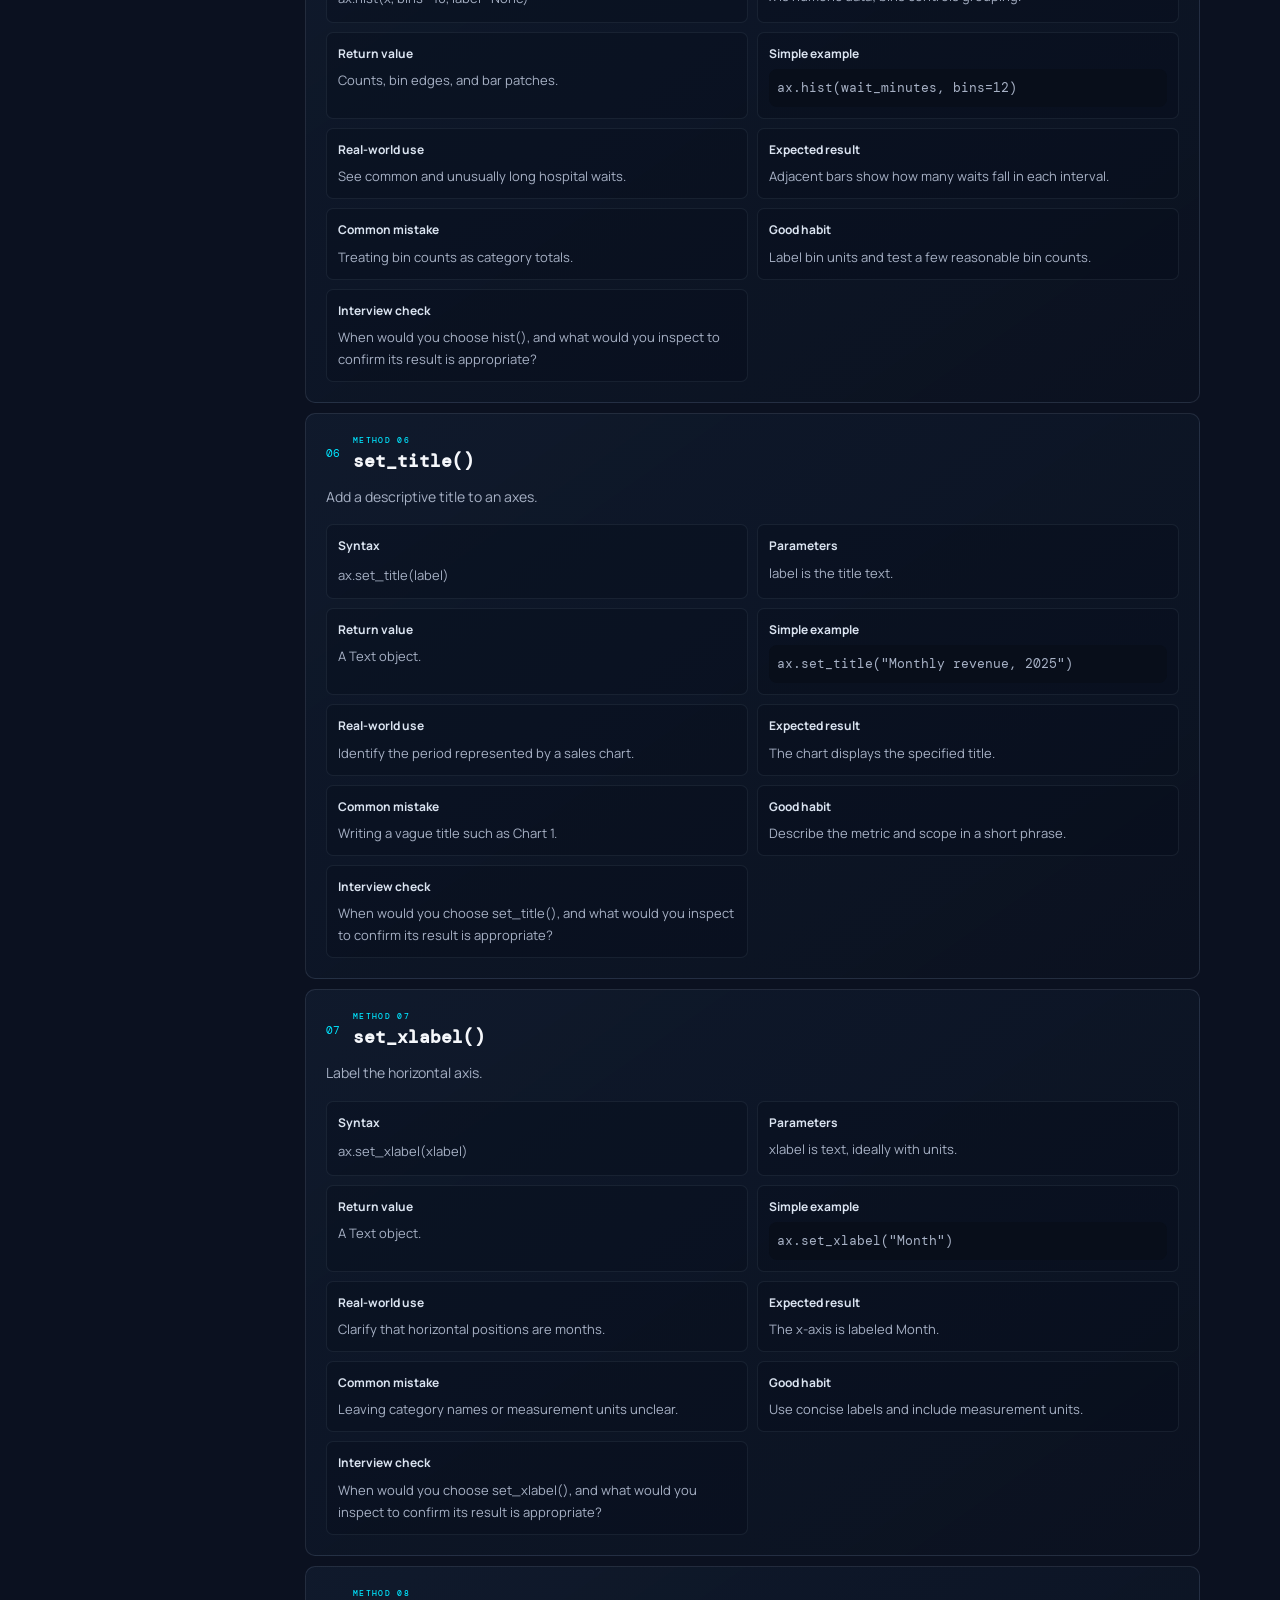
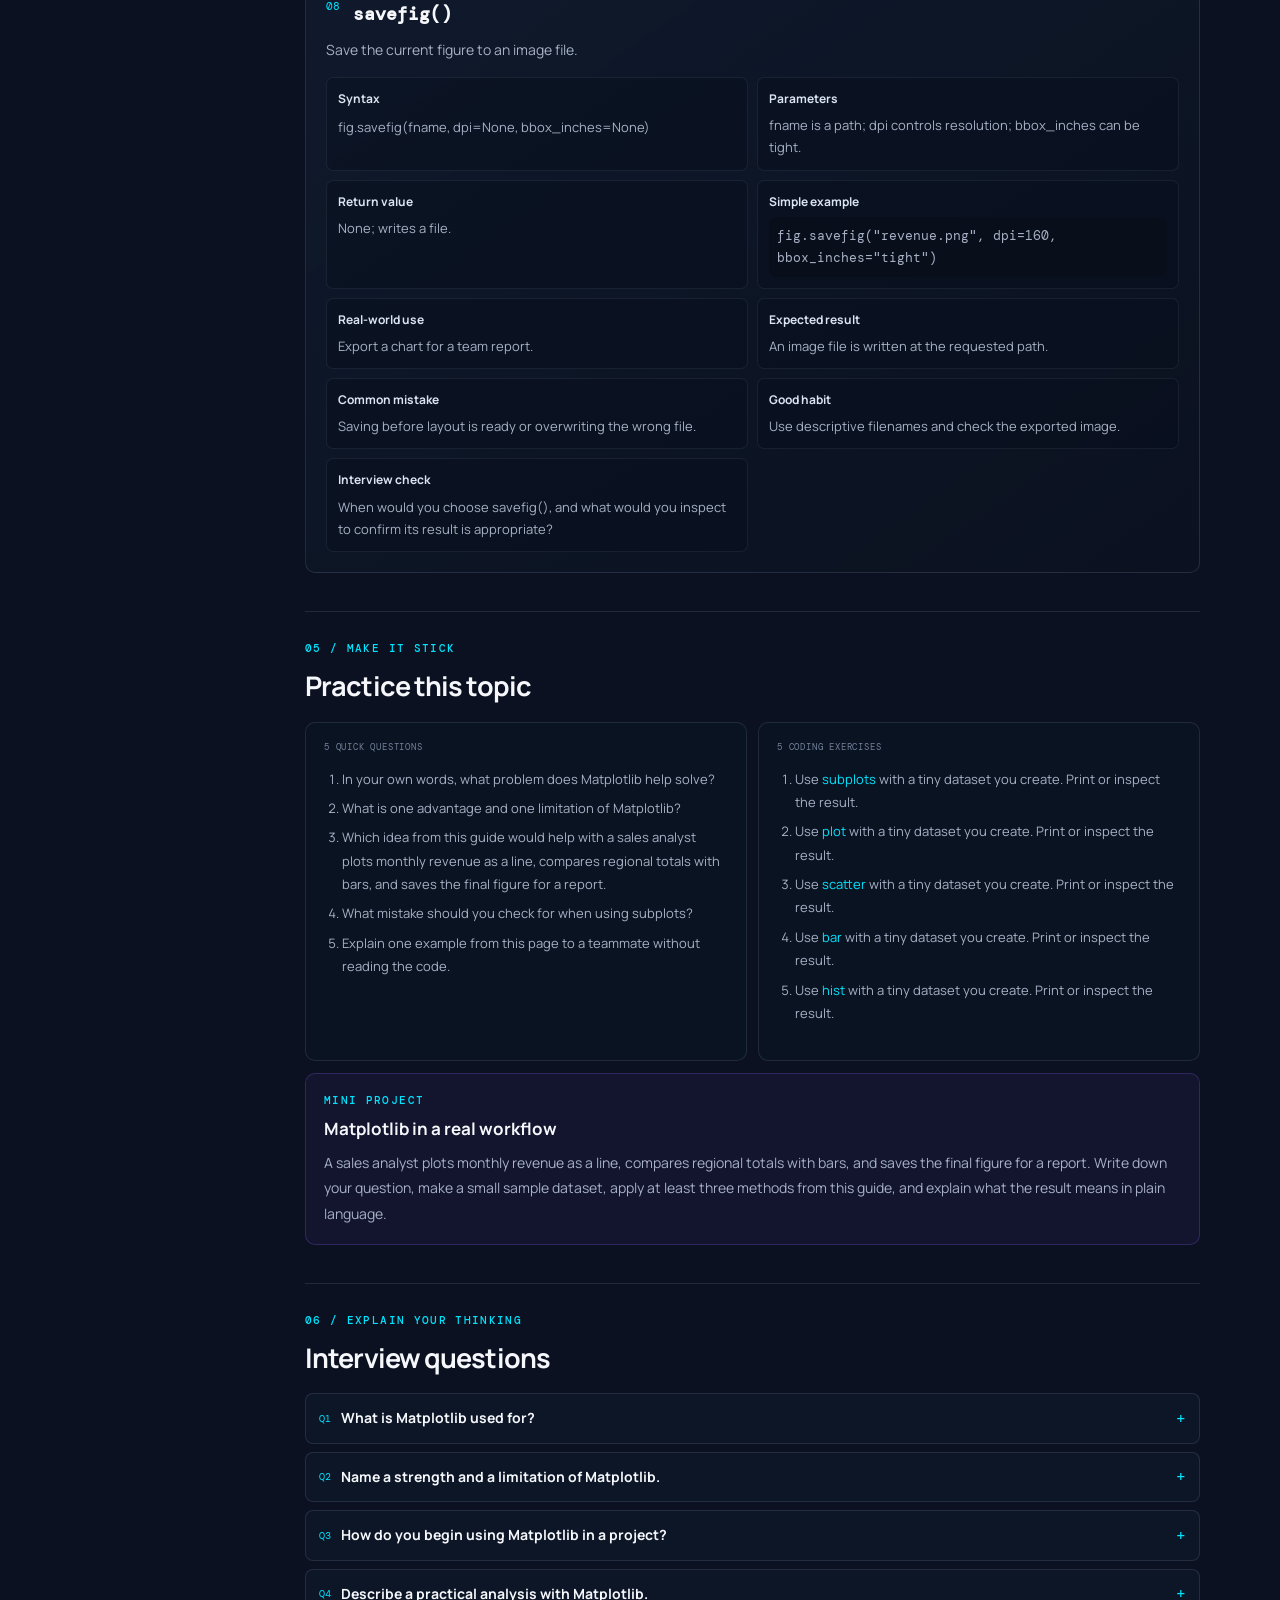
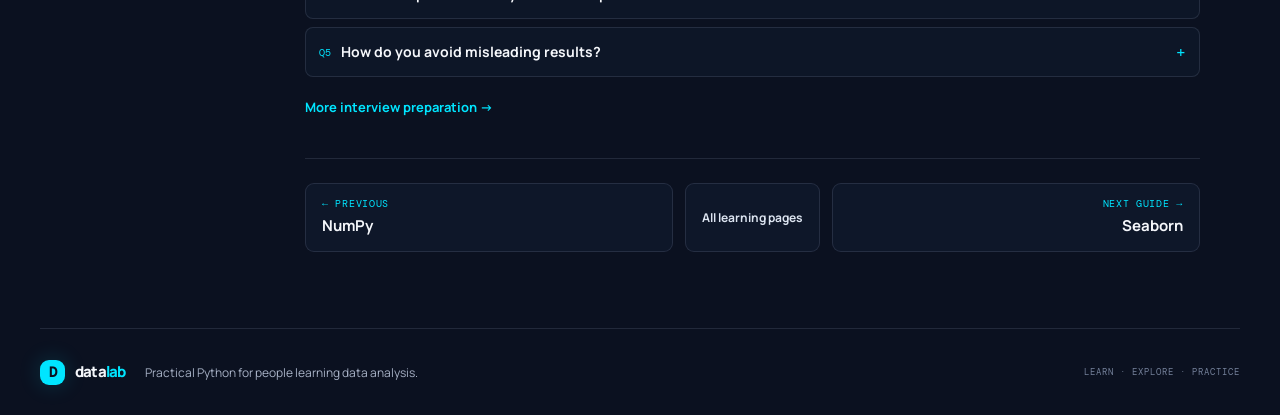
<file: matplotlib.html>
<!doctype html>
<html lang="en"><head><meta charset="utf-8"><meta name="viewport" content="width=device-width, initial-scale=1"><meta name="theme-color" content="#0B1120"><meta name="description" content="Beginner-friendly Matplotlib for Data Analysis resources for Python data analysis with clear examples and practice."><title>Matplotlib for Data Analysis | DataLab</title><link rel="preconnect" href="https://fonts.googleapis.com"><link rel="preconnect" href="https://fonts.gstatic.com" crossorigin><link href="https://fonts.googleapis.com/css2?family=DM+Mono:wght@400;500&family=Manrope:wght@400;500;600;700;800&display=swap" rel="stylesheet"><link rel="stylesheet" href="assets/css/styles.css"><script src="assets/js/main.js" defer></script></head><body><a class="skip-link" href="#main">Skip to content</a><header class="site-header"><a class="brand" href="index.html" aria-label="DataLab home"><span class="brand-mark" aria-hidden="true">D</span><span>data<span class="brand-accent">lab</span></span></a><button class="menu-toggle" type="button" aria-expanded="false" aria-controls="primary-nav"><span class="sr-only">Toggle navigation</span><span aria-hidden="true">☰</span></button><nav class="primary-nav" id="primary-nav" aria-label="Main navigation"><a class="nav-link" href="index.html">Home</a><a class="nav-link" href="about.html">About</a><div class="nav-group"><a class="nav-link" href="pandas.html">Libraries <span aria-hidden="true">⌄</span></a><div class="nav-dropdown"><a href="pandas.html">Pandas</a><a href="numpy.html">NumPy</a><a href="matplotlib.html">Matplotlib</a><a href="seaborn.html">Seaborn</a></div></div><a class="nav-link" href="practice.html">Practice</a><a class="nav-link" href="mini-projects.html">Projects</a><a class="nav-link" href="interview-questions.html">Interview prep</a><a class="nav-link" href="cheat-sheet.html">Cheat sheet</a><a class="nav-link" href="contact.html">Contact</a></nav><a class="header-cta" href="pandas.html">Start learning <span aria-hidden="true">↗</span></a></header><nav class="learning-rail" aria-label="Browse all learning pages"><span>LEARNING PATH</span><a href="index.html">Home</a><a href="about.html">About</a><a href="pandas.html">Pandas</a><a href="numpy.html">NumPy</a><a href="matplotlib.html" aria-current="page">Matplotlib</a><a href="seaborn.html">Seaborn</a><a href="practice.html">Practice</a><a href="mini-projects.html">Mini Projects</a><a href="interview-questions.html">Interview Questions</a><a href="cheat-sheet.html">Cheat Sheet</a><a href="contact.html">Contact</a></nav><main id="main" class="page-wrap" data-library="matplotlib"><div id="lesson-content"><section class="page-hero"><p class="eyebrow">PYTHON LIBRARY GUIDE / MATPLOTLIB</p><h1>Learn <span class="gradient-text">Matplotlib.</span></h1><p class="lesson-lede">Matplotlib gives you precise control over charts and figures. The full guide includes concepts, methods, examples, practice, and interview questions.</p></section><p class="loading-note">The interactive lesson is loading. If it does not appear, refresh the page with JavaScript enabled.</p></div></main><footer class="site-footer"><a class="brand" href="index.html"><span class="brand-mark" aria-hidden="true">D</span><span>data<span class="brand-accent">lab</span></span></a><p>Practical Python for people learning data analysis.</p><span class="footer-meta">LEARN · EXPLORE · PRACTICE</span></footer></body></html>
</file>
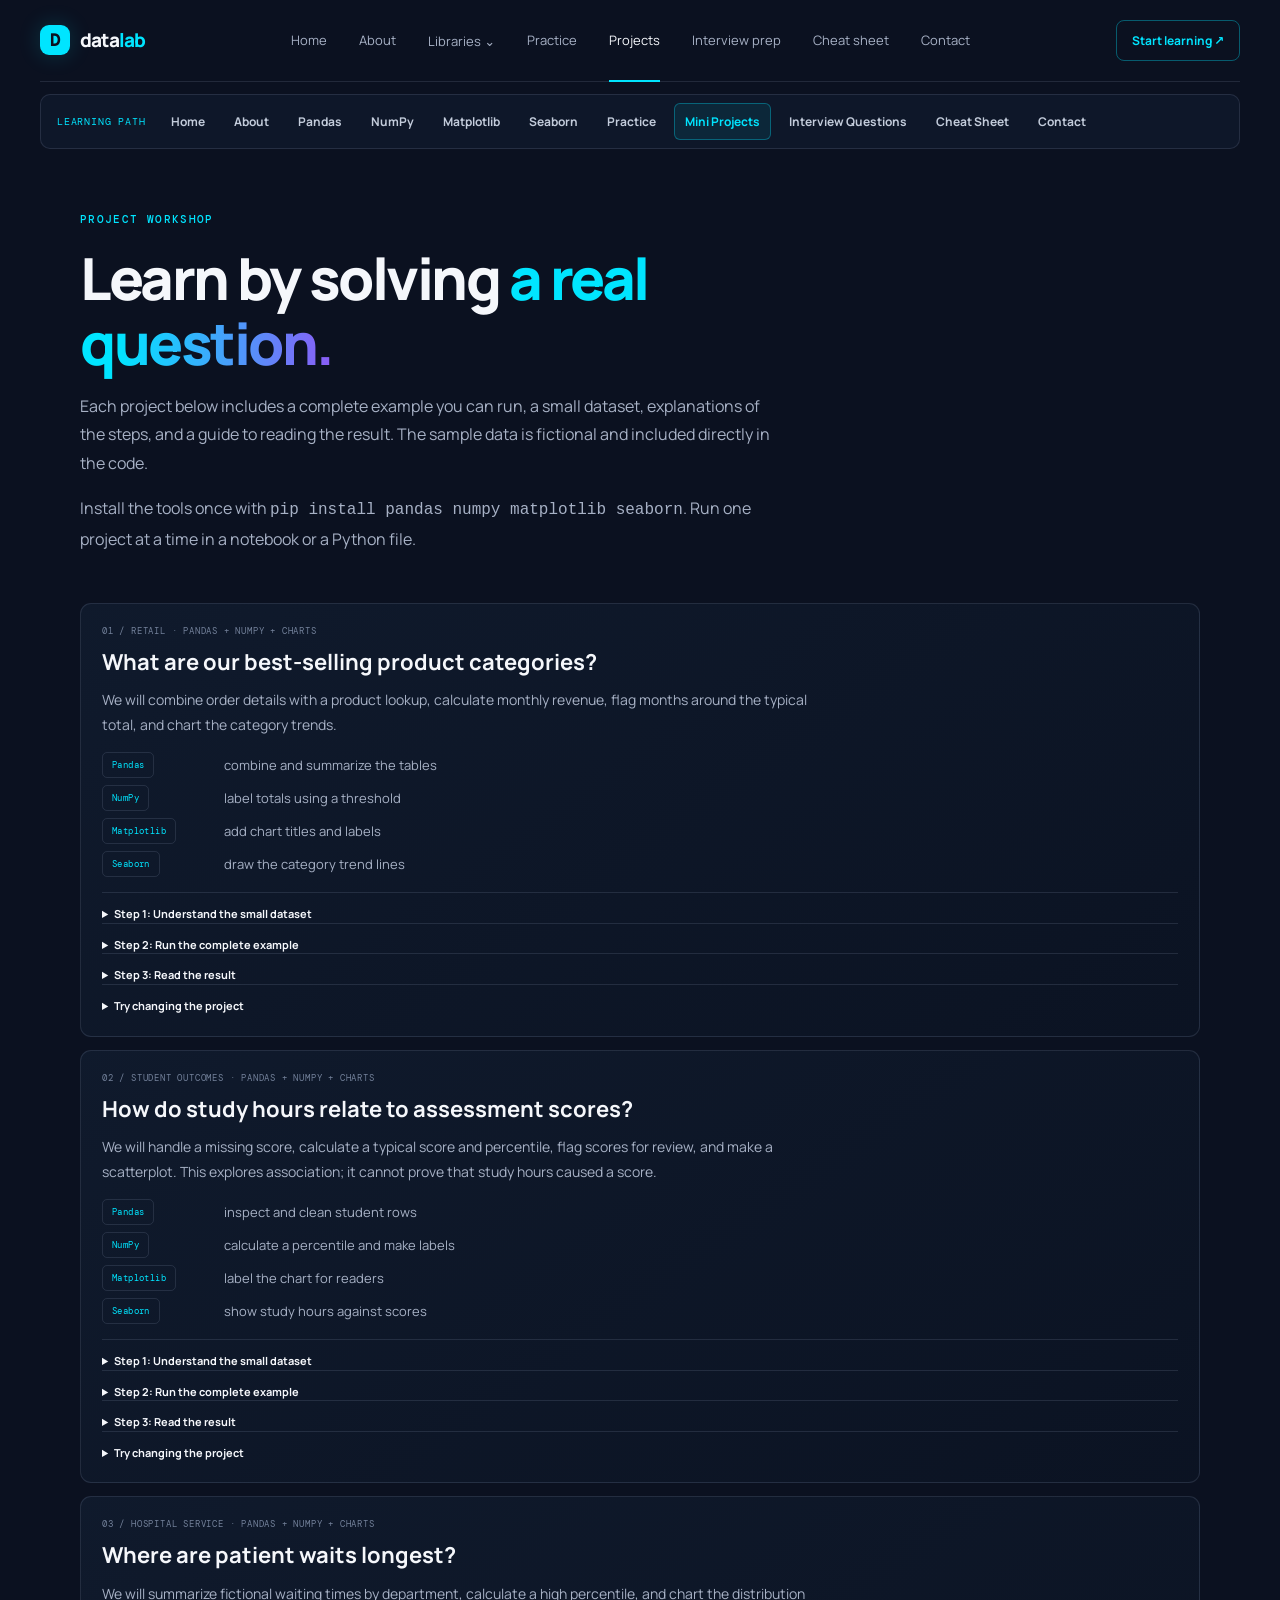
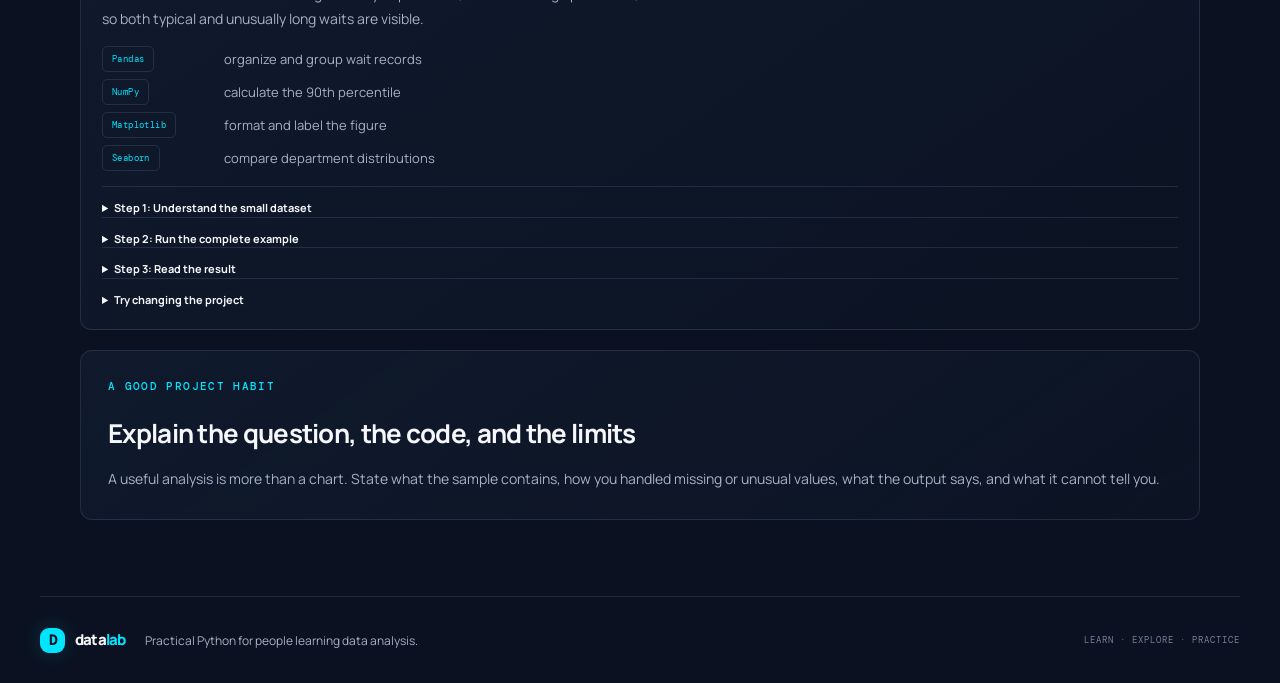
<file: mini-projects.html>
<!doctype html>
<html lang="en">
<head>
  <meta charset="utf-8"><meta name="viewport" content="width=device-width, initial-scale=1">
  <meta name="theme-color" content="#0B1120">
  <meta name="description" content="Beginner Python data analysis projects with runnable Pandas, NumPy, Matplotlib, and Seaborn examples.">
  <title>Mini Projects | DataLab</title>
  <link rel="preconnect" href="https://fonts.googleapis.com"><link rel="preconnect" href="https://fonts.gstatic.com" crossorigin>
  <link href="https://fonts.googleapis.com/css2?family=DM+Mono:wght@400;500&family=Manrope:wght@400;500;600;700;800&display=swap" rel="stylesheet">
  <link rel="stylesheet" href="assets/css/styles.css"><script src="assets/js/main.js" defer></script>
</head>
<body><a class="skip-link" href="#main">Skip to content</a>
<header class="site-header"><a class="brand" href="index.html" aria-label="DataLab home"><span class="brand-mark" aria-hidden="true">D</span><span>data<span class="brand-accent">lab</span></span></a><button class="menu-toggle" type="button" aria-expanded="false" aria-controls="primary-nav"><span class="sr-only">Toggle navigation</span><span aria-hidden="true">☰</span></button><nav class="primary-nav" id="primary-nav" aria-label="Main navigation"><a class="nav-link" href="index.html">Home</a><a class="nav-link" href="about.html">About</a><div class="nav-group"><a class="nav-link" href="pandas.html">Libraries <span aria-hidden="true">⌄</span></a><div class="nav-dropdown"><a href="pandas.html">Pandas</a><a href="numpy.html">NumPy</a><a href="matplotlib.html">Matplotlib</a><a href="seaborn.html">Seaborn</a></div></div><a class="nav-link" href="practice.html">Practice</a><a class="nav-link active" aria-current="page" href="mini-projects.html">Projects</a><a class="nav-link" href="interview-questions.html">Interview prep</a><a class="nav-link" href="cheat-sheet.html">Cheat sheet</a><a class="nav-link" href="contact.html">Contact</a></nav><a class="header-cta" href="pandas.html">Start learning <span aria-hidden="true">↗</span></a></header><nav class="learning-rail" aria-label="Browse all learning pages"><span>LEARNING PATH</span><a href="index.html">Home</a><a href="about.html">About</a><a href="pandas.html">Pandas</a><a href="numpy.html">NumPy</a><a href="matplotlib.html">Matplotlib</a><a href="seaborn.html">Seaborn</a><a href="practice.html">Practice</a><a href="mini-projects.html" aria-current="page">Mini Projects</a><a href="interview-questions.html">Interview Questions</a><a href="cheat-sheet.html">Cheat Sheet</a><a href="contact.html">Contact</a></nav>
<main id="main" class="page-wrap">
<section class="page-hero"><p class="eyebrow">PROJECT WORKSHOP</p><h1>Learn by solving <span class="gradient-text">a real question.</span></h1><p class="lesson-lede">Each project below includes a complete example you can run, a small dataset, explanations of the steps, and a guide to reading the result. The sample data is fictional and included directly in the code.</p><p class="lesson-lede">Install the tools once with <code>pip install pandas numpy matplotlib seaborn</code>. Run one project at a time in a notebook or a Python file.</p></section>
<div class="project-list">
<article class="project-card" id="retail-project"><span class="card-index">01 / RETAIL · PANDAS + NUMPY + CHARTS</span><h2>What are our best-selling product categories?</h2><p>We will combine order details with a product lookup, calculate monthly revenue, flag months around the typical total, and chart the category trends.</p><div class="project-tools"><b>Pandas</b><span>combine and summarize the tables</span><b>NumPy</b><span>label totals using a threshold</span><b>Matplotlib</b><span>add chart titles and labels</span><b>Seaborn</b><span>draw the category trend lines</span></div>
<details><summary>Step 1: Understand the small dataset</summary><p>Each order row has a date, product, quantity, and unit price. A second table maps each product to a category. Revenue means quantity multiplied by unit price.</p></details>
<details><summary>Step 2: Run the complete example</summary><pre class="code-block"><code>import pandas as pd
import numpy as np
import matplotlib.pyplot as plt
import seaborn as sns

# A few example order lines, not real customer data.
orders = pd.DataFrame({
    "date": ["2025-01-05", "2025-01-18", "2025-02-03",
             "2025-02-16", "2025-03-02", "2025-03-20"],
    "product": ["Coffee", "Tea", "Coffee", "Bread", "Tea", "Bread"],
    "units": [10, 6, 12, 8, 10, 12],
    "unit_price": [3.00, 4.00, 3.00, 2.00, 4.00, 2.00],
})
products = pd.DataFrame({
    "product": ["Coffee", "Tea", "Bread"],
    "category": ["Beverages", "Beverages", "Bakery"],
})

# Add category labels to each order using the product name.
orders = pd.merge(orders, products, on="product", how="left")
orders["date"] = pd.to_datetime(orders["date"])
orders["revenue"] = orders["units"] * orders["unit_price"]
orders["month"] = orders["date"].dt.strftime("%b")

# Add the months in calendar order so the chart reads left to right.
month_order = ["Jan", "Feb", "Mar"]
orders["month"] = pd.Categorical(
    orders["month"], categories=month_order, ordered=True
)
monthly = (orders.groupby(["month", "category"], observed=True,
                          as_index=False)["revenue"].sum())
monthly_totals = monthly.groupby("month", observed=True)["revenue"].sum()

# NumPy compares each month's total with the median monthly total.
threshold = np.median(monthly_totals.to_numpy())
monthly_summary = monthly_totals.rename("revenue").reset_index()
monthly_summary["sales_level"] = np.where(
    monthly_summary["revenue"] &gt;= threshold, "At or above typical", "Below typical"
)
print(monthly_summary.to_string(index=False))

# Seaborn draws the data; Matplotlib adds the labels and title.
ax = sns.lineplot(data=monthly, x="month", y="revenue",
                  hue="category", marker="o")
ax.set(title="Monthly revenue by product category",
       xlabel="Month", ylabel="Revenue (USD)")
plt.tight_layout()
plt.show()</code></pre><p class="form-note">In a Python file, type <code>&gt;=</code> as shown in the code itself; the angle brackets are displayed safely here.</p></details>
<details><summary>Step 3: Read the result</summary><p>The monthly totals are January <b>$54</b>, February <b>$52</b>, and March <b>$64</b>. Their median is <b>$54</b>, so January and March are labeled “At or above typical,” while February is “Below typical.” The chart shows beverage and bakery revenue separately.</p><p><b>Why the steps matter:</b> the merge attaches readable categories; the grouping adds revenue within each month and category; NumPy applies a simple threshold. The example is tiny, so the trend is only a practice example—not a business conclusion.</p></details>
<details><summary>Try changing the project</summary><ol><li>Add another order row and check how both summaries change.</li><li>Change one unit price, then explain which month and category changed.</li><li>Replace the median threshold with a target you choose and explain why.</li><li>What could go wrong if the product lookup contained two rows for the same product?</li></ol></details></article>

<article class="project-card" id="student-project"><span class="card-index">02 / STUDENT OUTCOMES · PANDAS + NUMPY + CHARTS</span><h2>How do study hours relate to assessment scores?</h2><p>We will handle a missing score, calculate a typical score and percentile, flag scores for review, and make a scatterplot. This explores association; it cannot prove that study hours caused a score.</p><div class="project-tools"><b>Pandas</b><span>inspect and clean student rows</span><b>NumPy</b><span>calculate a percentile and make labels</span><b>Matplotlib</b><span>label the chart for readers</span><b>Seaborn</b><span>show study hours against scores</span></div>
<details><summary>Step 1: Understand the small dataset</summary><p>Each row is a fictional student record. One score is missing to demonstrate a clear cleaning decision. The analysis excludes that row only from score-based calculations.</p></details>
<details><summary>Step 2: Run the complete example</summary><pre class="code-block"><code>import pandas as pd
import numpy as np
import matplotlib.pyplot as plt
import seaborn as sns

students = pd.DataFrame({
    "student": ["A", "B", "C", "D", "E", "F"],
    "study_hours": [2, 4, 6, 3, 5, 1],
    "score": [65, 80, 92, 70, 88, np.nan],
})

# Keep the original table and make a score-complete analysis table.
scored = students.dropna(subset=["score"]).copy()
scored["score"] = scored["score"].astype(int)

average_score = np.mean(scored["score"].to_numpy())
score_75th = np.percentile(scored["score"].to_numpy(), 75)
scored["review"] = np.where(scored["score"] &gt;= 75,
                            "Meets practice target", "Review")

print(f"Students with scores: {len(scored)}")
print(f"Average score: {average_score:.1f}")
print(f"75th percentile: {score_75th:.1f}")
print(scored[["student", "score", "review"]].to_string(index=False))

ax = sns.scatterplot(data=scored, x="study_hours", y="score")
ax.set(title="Study hours and assessment score",
       xlabel="Reported study hours", ylabel="Assessment score (out of 100)")
plt.tight_layout()
plt.show()</code></pre><p class="form-note">The target of 75 is an example practice threshold. It is not a recommended grading rule.</p></details>
<details><summary>Step 3: Read the result</summary><p>Five students have recorded scores. Their average is <b>79.0</b>, and the 75th percentile is <b>88.0</b>. The labels mark scores of 75 or higher for practice review. The scatterplot places each scored student by study hours and score.</p><p><b>Interpret carefully:</b> this tiny dataset cannot tell us that studying more caused a higher score. Other factors may matter, and self-reported hours may be inaccurate.</p></details>
<details><summary>Try changing the project</summary><ol><li>Change the example target from 75 to 80 and recount the labels.</li><li>Add a student with a missing score. Confirm the scored count does not include them.</li><li>Describe the points without claiming one variable causes the other.</li><li>What extra information would help interpret these results fairly?</li></ol></details></article>

<article class="project-card" id="hospital-project"><span class="card-index">03 / HOSPITAL SERVICE · PANDAS + NUMPY + CHARTS</span><h2>Where are patient waits longest?</h2><p>We will summarize fictional waiting times by department, calculate a high percentile, and chart the distribution so both typical and unusually long waits are visible.</p><div class="project-tools"><b>Pandas</b><span>organize and group wait records</span><b>NumPy</b><span>calculate the 90th percentile</span><b>Matplotlib</b><span>format and label the figure</span><b>Seaborn</b><span>compare department distributions</span></div>
<details><summary>Step 1: Understand the small dataset</summary><p>Each row represents one fictional visit. Waiting time is measured in minutes. Do not use identifiable patient information in learning projects.</p></details>
<details><summary>Step 2: Run the complete example</summary><pre class="code-block"><code>import pandas as pd
import numpy as np
import matplotlib.pyplot as plt
import seaborn as sns

visits = pd.DataFrame({
    "department": ["Emergency", "Emergency", "Emergency", "Emergency",
                   "Clinic", "Clinic", "Clinic", "Clinic"],
    "wait_minutes": [18, 35, 42, 12, 10, 25, 30, 15],
})

# Summarize the middle wait and a high-wait threshold by department.
summary = visits.groupby("department")["wait_minutes"].agg(
    median_wait="median",
    p90_wait=lambda values: np.percentile(values.to_numpy(), 90),
).reset_index()
print(summary.to_string(index=False, formatters={
    "median_wait": "{:.1f}".format,
    "p90_wait": "{:.1f}".format,
}))

# Show every observation's distribution rather than only one average.
ax = sns.boxplot(data=visits, x="department", y="wait_minutes")
ax.set(title="Patient waiting time by department",
       xlabel="Department", ylabel="Wait (minutes)")
plt.tight_layout()
plt.show()</code></pre></details>
<details><summary>Step 3: Read the result</summary><p>The emergency department has a median wait of <b>26.5 minutes</b>; the clinic median is <b>20.0 minutes</b>. The clinic 90th percentile is <b>28.5 minutes</b> and the emergency 90th percentile is <b>39.9 minutes</b>. The boxplot compares the spreads, while the 90th percentile focuses on a high-wait threshold. Each department has only four example visits, so the results are illustrative and not reliable service estimates.</p><p><b>Why show more than a median?</b> Two departments can have similar typical waits but different long-wait experiences. The boxplot and percentile help raise questions for further investigation.</p></details>
<details><summary>Try changing the project</summary><ol><li>Add a longer wait and observe how the 90th percentile changes.</li><li>Compare the median and 90th percentile. What does each tell you?</li><li>What additional dates or shift information would you want before making a recommendation?</li><li>Explain why four visits per department are not enough to judge overall performance.</li></ol></details></article>
</div>
<section class="content-panel"><p class="eyebrow">A GOOD PROJECT HABIT</p><h2>Explain the question, the code, and the limits</h2><p>A useful analysis is more than a chart. State what the sample contains, how you handled missing or unusual values, what the output says, and what it cannot tell you.</p></section>
</main><footer class="site-footer"><a class="brand" href="index.html"><span class="brand-mark" aria-hidden="true">D</span><span>data<span class="brand-accent">lab</span></span></a><p>Practical Python for people learning data analysis.</p><span class="footer-meta">LEARN · EXPLORE · PRACTICE</span></footer>
</body></html>
</file>
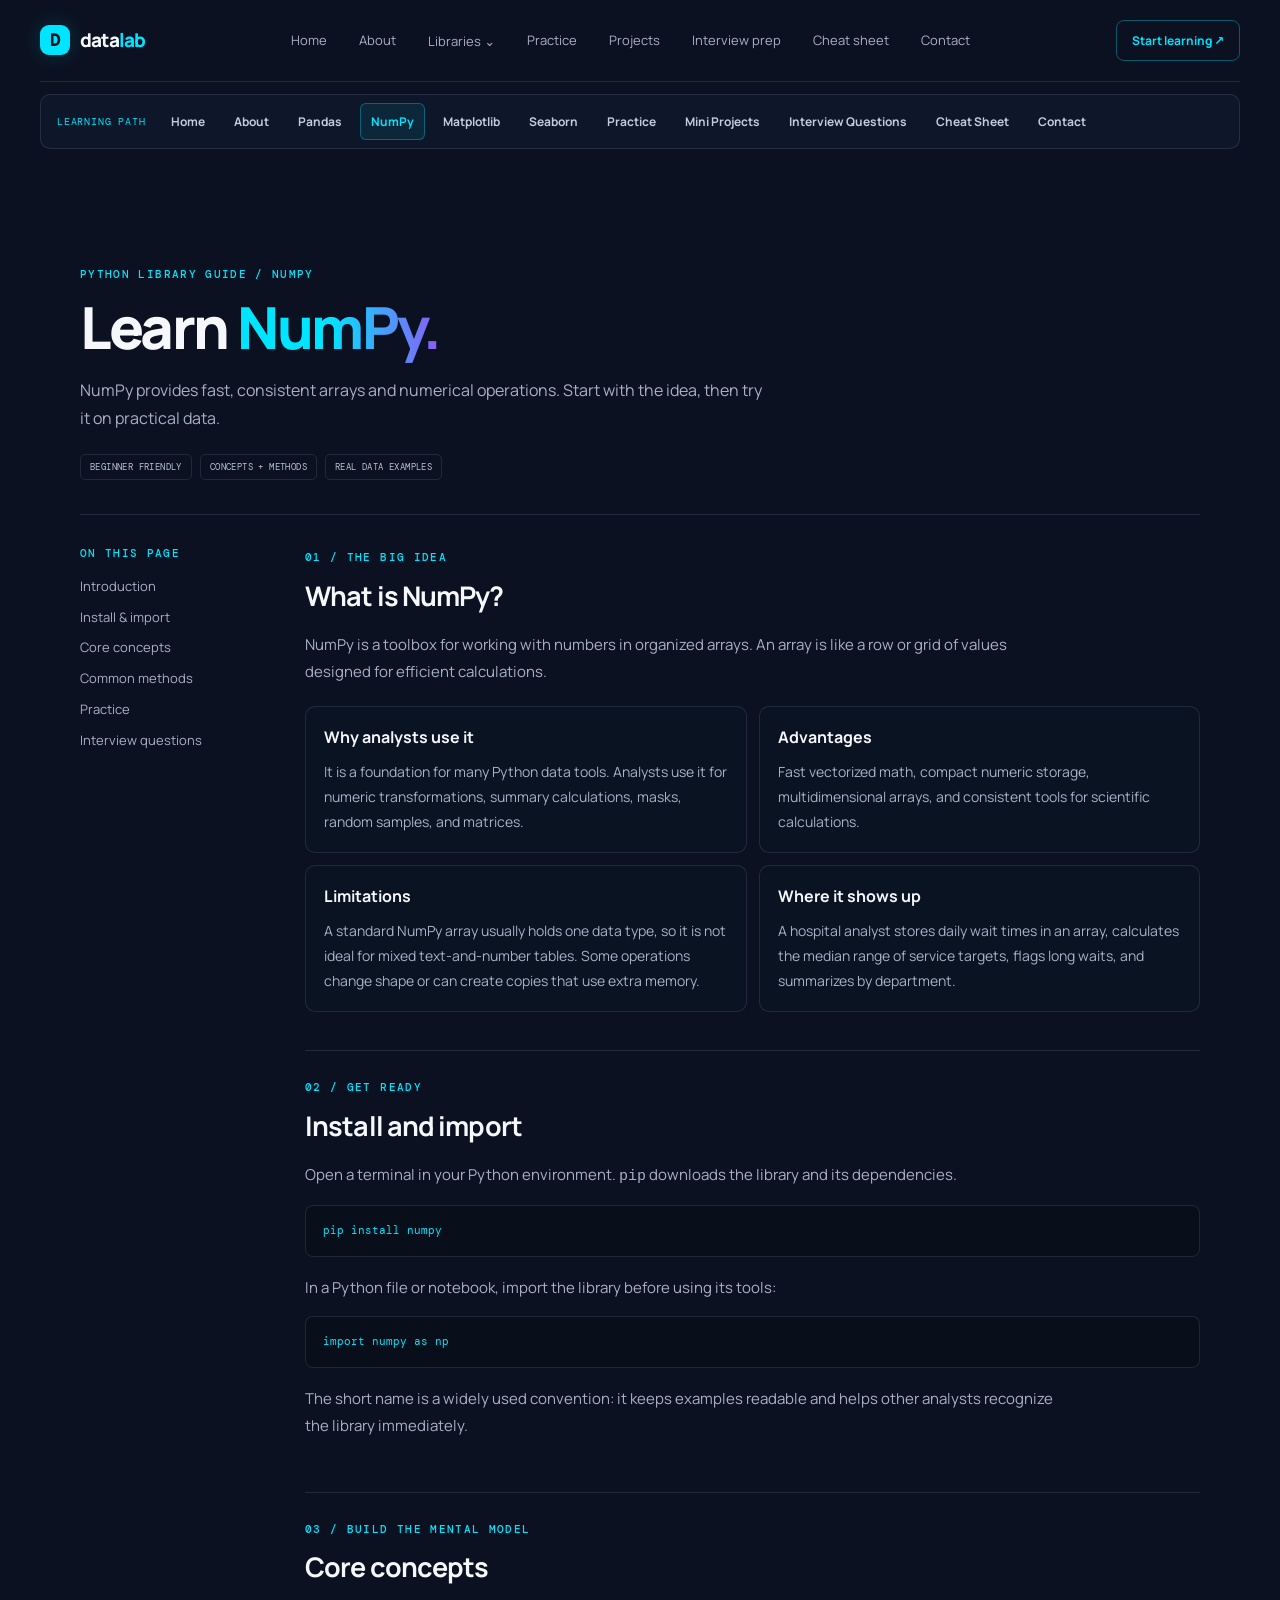
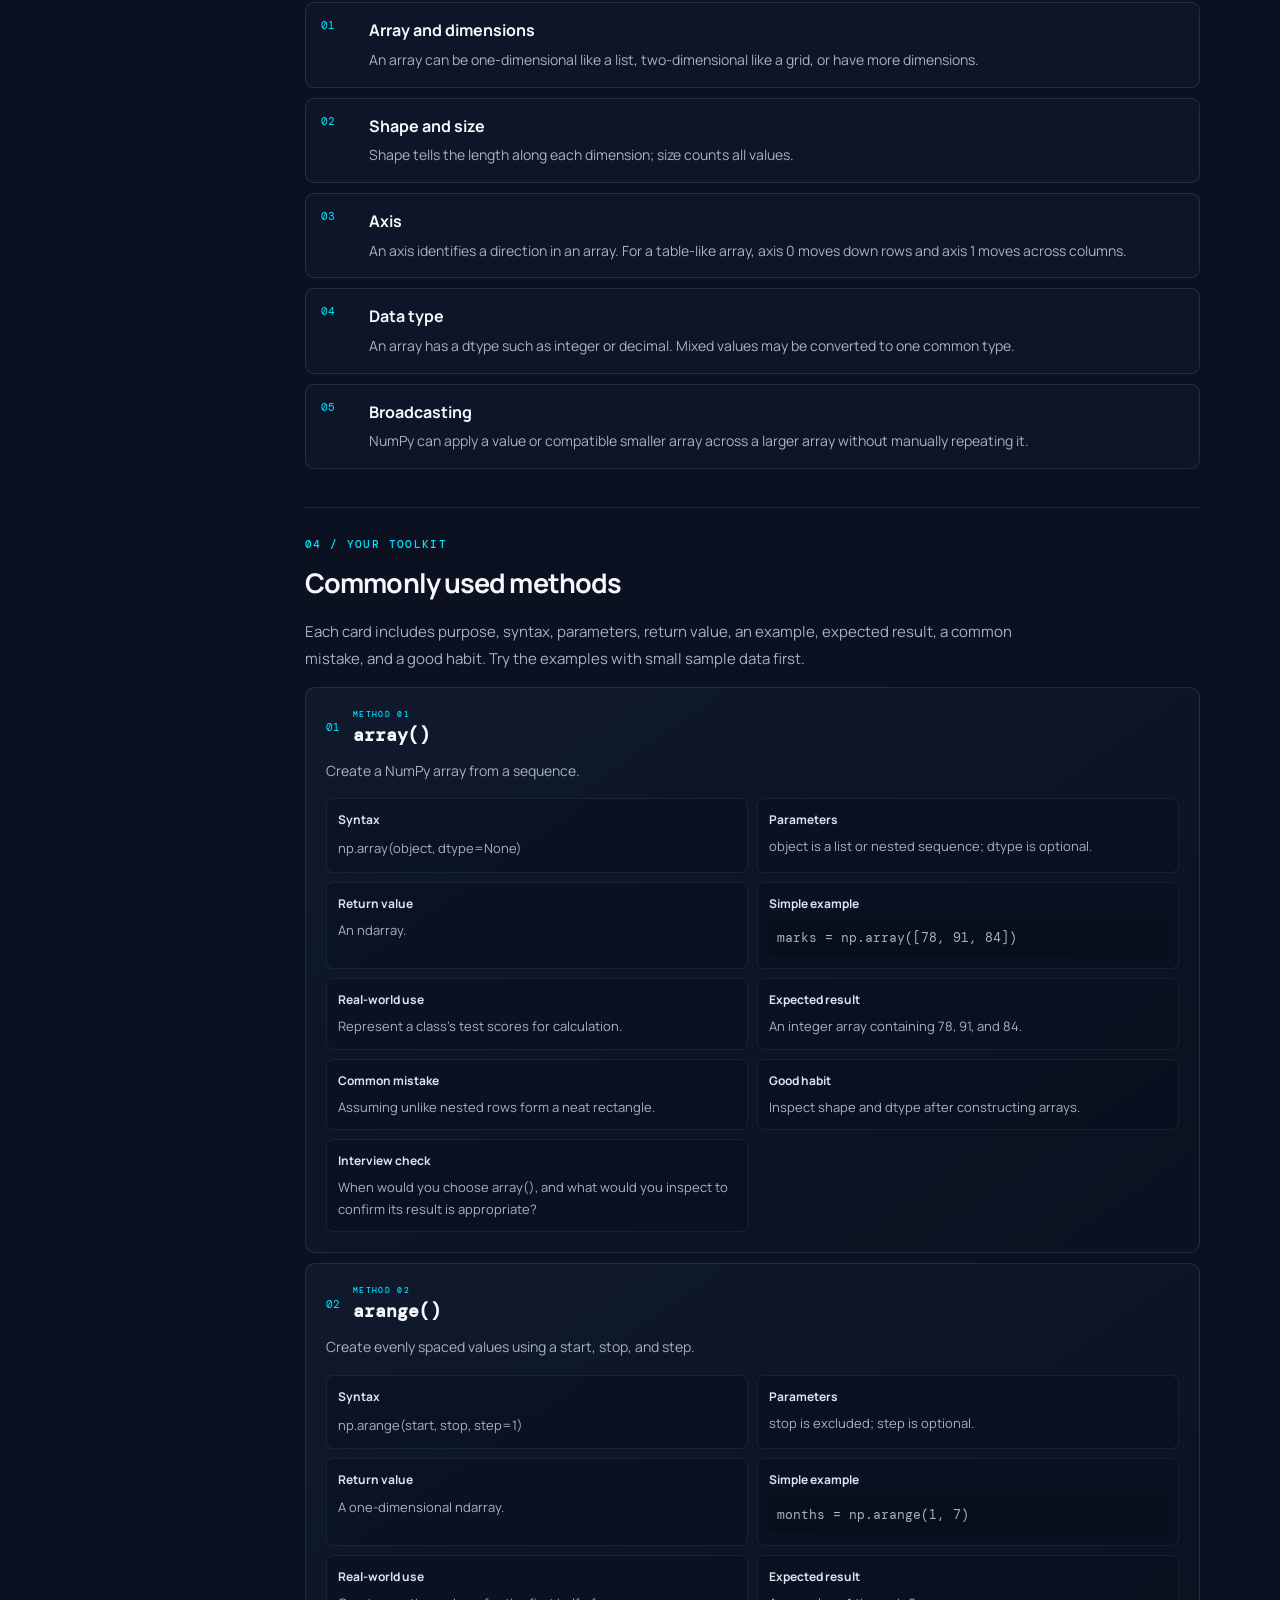
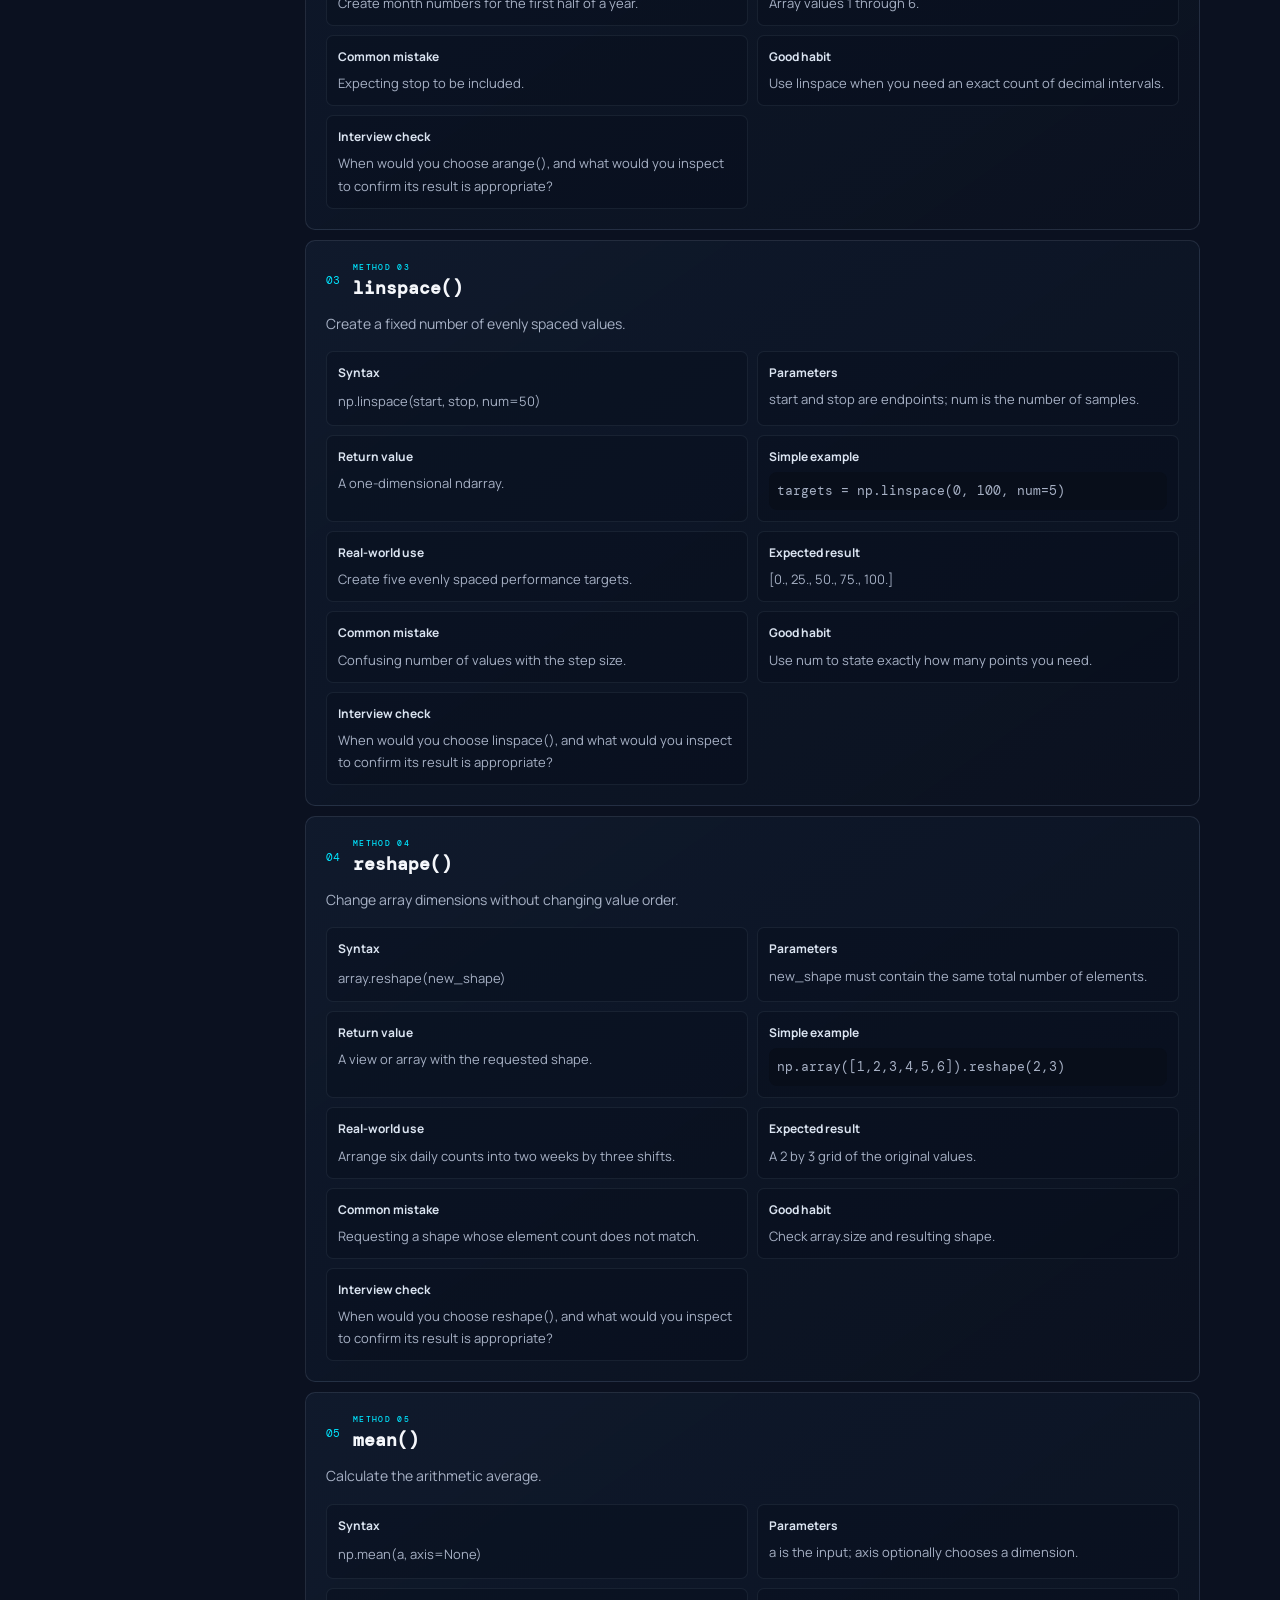
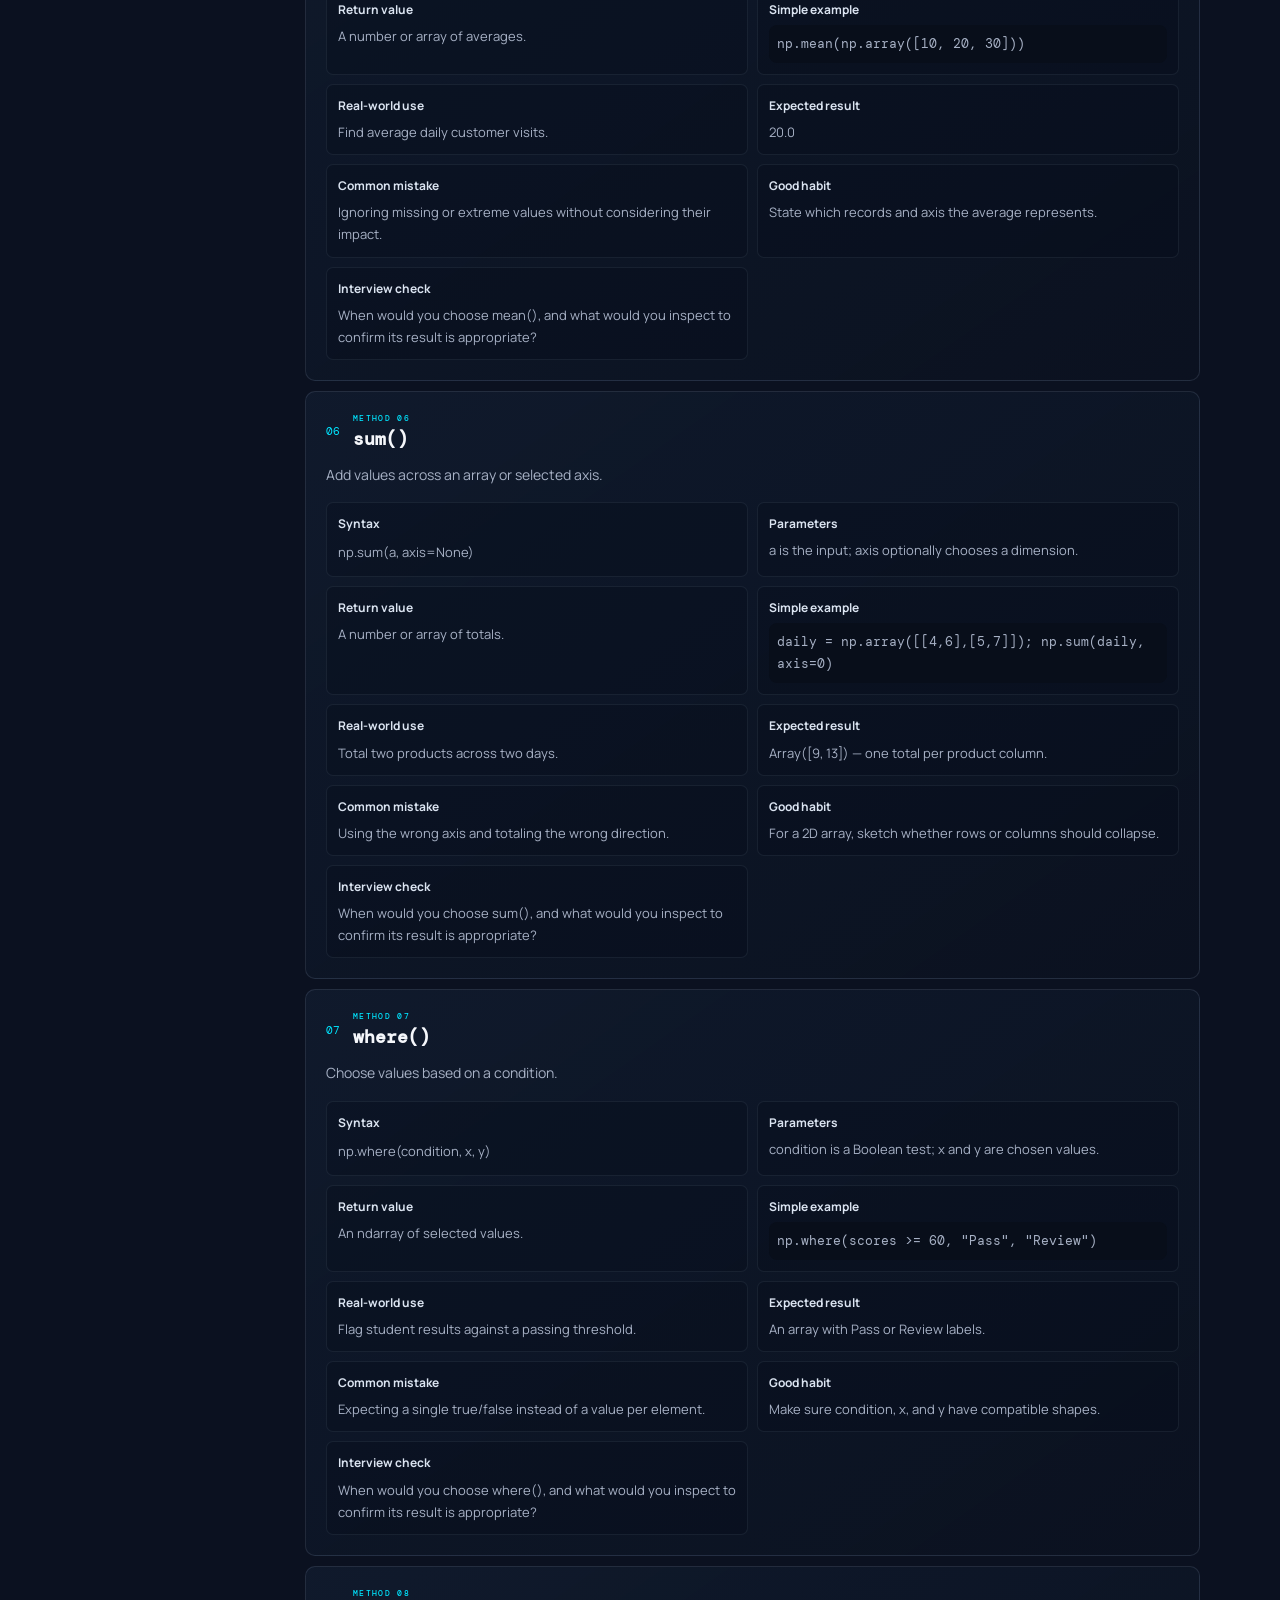
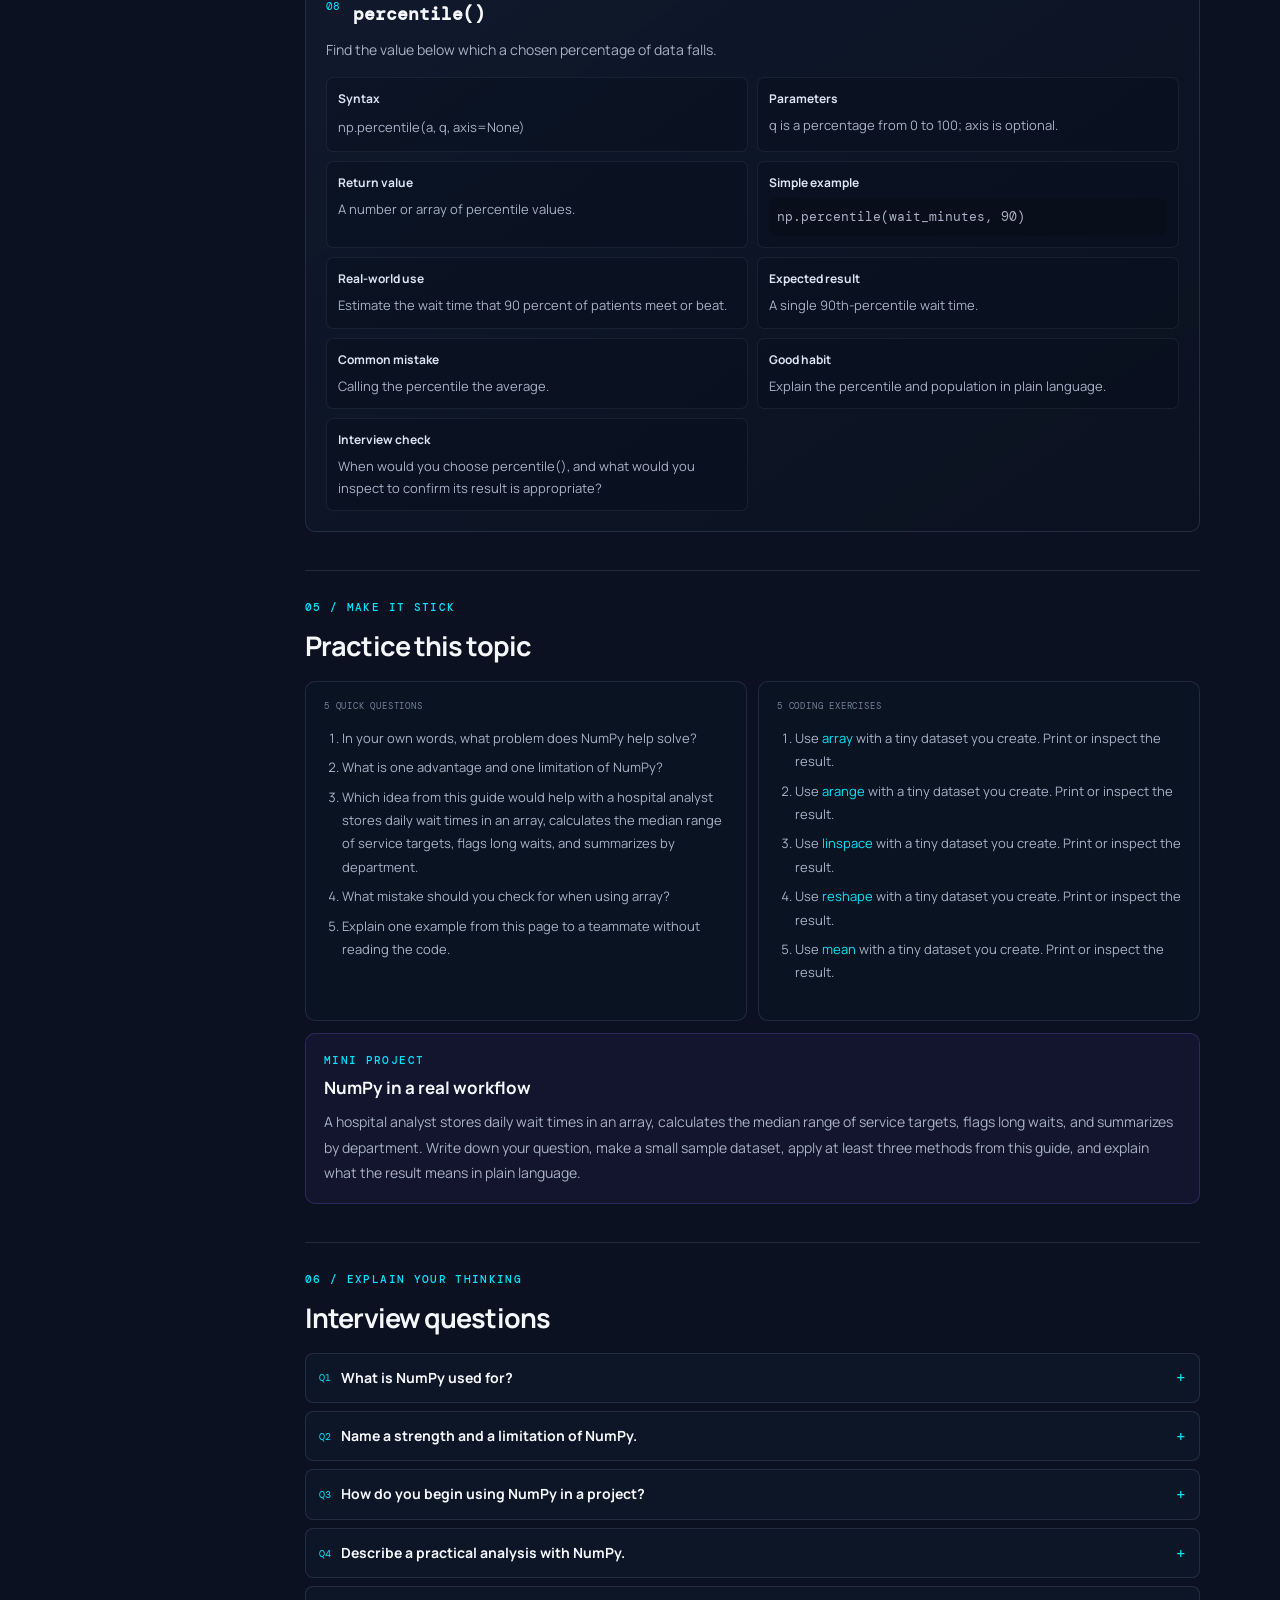
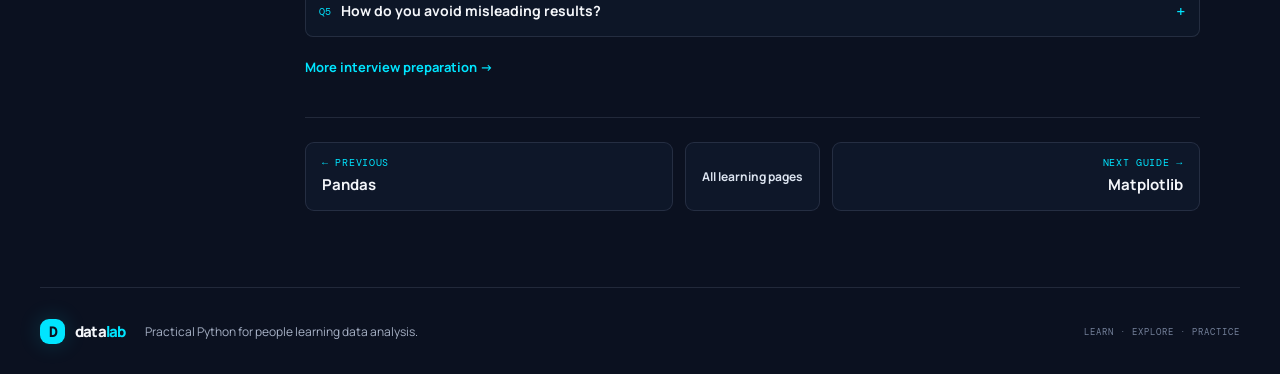
<file: numpy.html>
<!doctype html>
<html lang="en"><head><meta charset="utf-8"><meta name="viewport" content="width=device-width, initial-scale=1"><meta name="theme-color" content="#0B1120"><meta name="description" content="Beginner-friendly NumPy for Data Analysis resources for Python data analysis with clear examples and practice."><title>NumPy for Data Analysis | DataLab</title><link rel="preconnect" href="https://fonts.googleapis.com"><link rel="preconnect" href="https://fonts.gstatic.com" crossorigin><link href="https://fonts.googleapis.com/css2?family=DM+Mono:wght@400;500&family=Manrope:wght@400;500;600;700;800&display=swap" rel="stylesheet"><link rel="stylesheet" href="assets/css/styles.css"><script src="assets/js/main.js" defer></script></head><body><a class="skip-link" href="#main">Skip to content</a><header class="site-header"><a class="brand" href="index.html" aria-label="DataLab home"><span class="brand-mark" aria-hidden="true">D</span><span>data<span class="brand-accent">lab</span></span></a><button class="menu-toggle" type="button" aria-expanded="false" aria-controls="primary-nav"><span class="sr-only">Toggle navigation</span><span aria-hidden="true">☰</span></button><nav class="primary-nav" id="primary-nav" aria-label="Main navigation"><a class="nav-link" href="index.html">Home</a><a class="nav-link" href="about.html">About</a><div class="nav-group"><a class="nav-link" href="pandas.html">Libraries <span aria-hidden="true">⌄</span></a><div class="nav-dropdown"><a href="pandas.html">Pandas</a><a href="numpy.html">NumPy</a><a href="matplotlib.html">Matplotlib</a><a href="seaborn.html">Seaborn</a></div></div><a class="nav-link" href="practice.html">Practice</a><a class="nav-link" href="mini-projects.html">Projects</a><a class="nav-link" href="interview-questions.html">Interview prep</a><a class="nav-link" href="cheat-sheet.html">Cheat sheet</a><a class="nav-link" href="contact.html">Contact</a></nav><a class="header-cta" href="pandas.html">Start learning <span aria-hidden="true">↗</span></a></header><nav class="learning-rail" aria-label="Browse all learning pages"><span>LEARNING PATH</span><a href="index.html">Home</a><a href="about.html">About</a><a href="pandas.html">Pandas</a><a href="numpy.html" aria-current="page">NumPy</a><a href="matplotlib.html">Matplotlib</a><a href="seaborn.html">Seaborn</a><a href="practice.html">Practice</a><a href="mini-projects.html">Mini Projects</a><a href="interview-questions.html">Interview Questions</a><a href="cheat-sheet.html">Cheat Sheet</a><a href="contact.html">Contact</a></nav><main id="main" class="page-wrap" data-library="numpy"><div id="lesson-content"><section class="page-hero"><p class="eyebrow">PYTHON LIBRARY GUIDE / NUMPY</p><h1>Learn <span class="gradient-text">NumPy.</span></h1><p class="lesson-lede">NumPy provides fast, consistent arrays and numerical operations. The full guide includes concepts, methods, examples, practice, and interview questions.</p></section><p class="loading-note">The interactive lesson is loading. If it does not appear, refresh the page with JavaScript enabled.</p></div></main><footer class="site-footer"><a class="brand" href="index.html"><span class="brand-mark" aria-hidden="true">D</span><span>data<span class="brand-accent">lab</span></span></a><p>Practical Python for people learning data analysis.</p><span class="footer-meta">LEARN · EXPLORE · PRACTICE</span></footer></body></html>
</file>
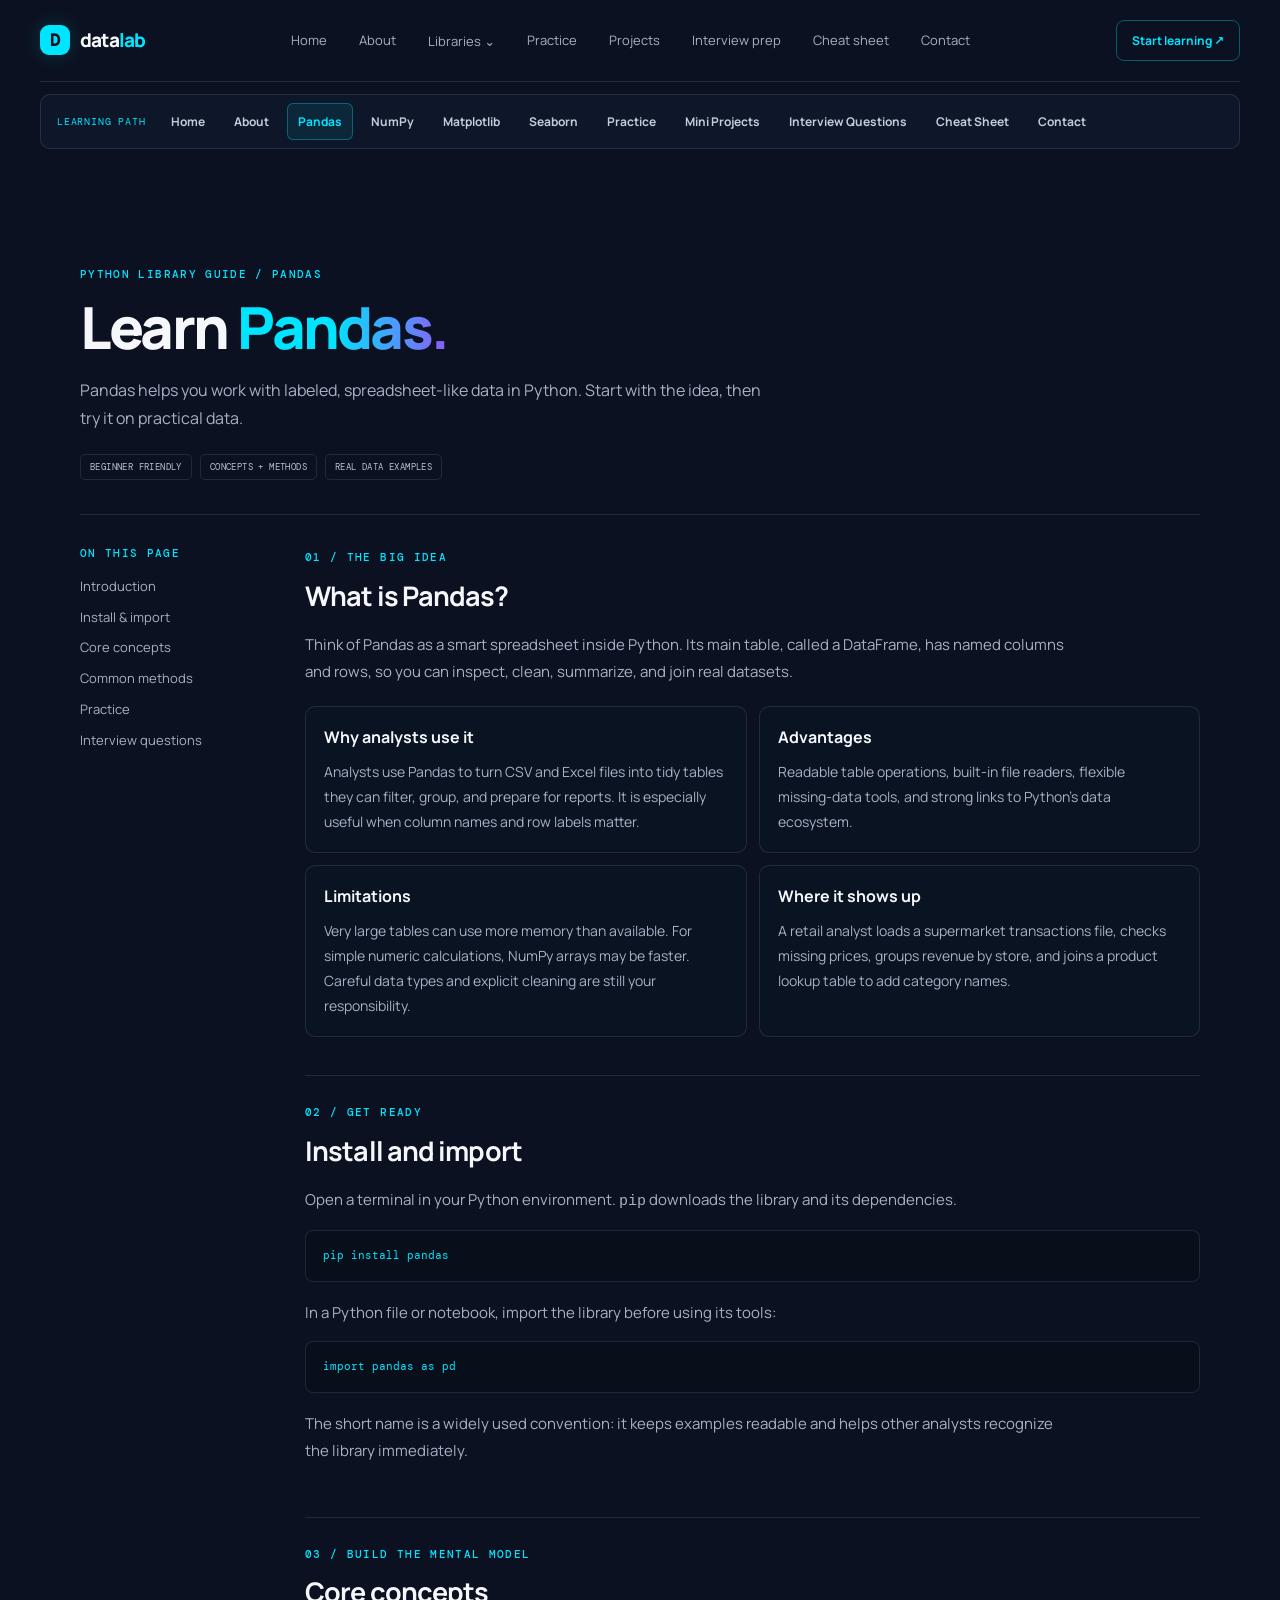
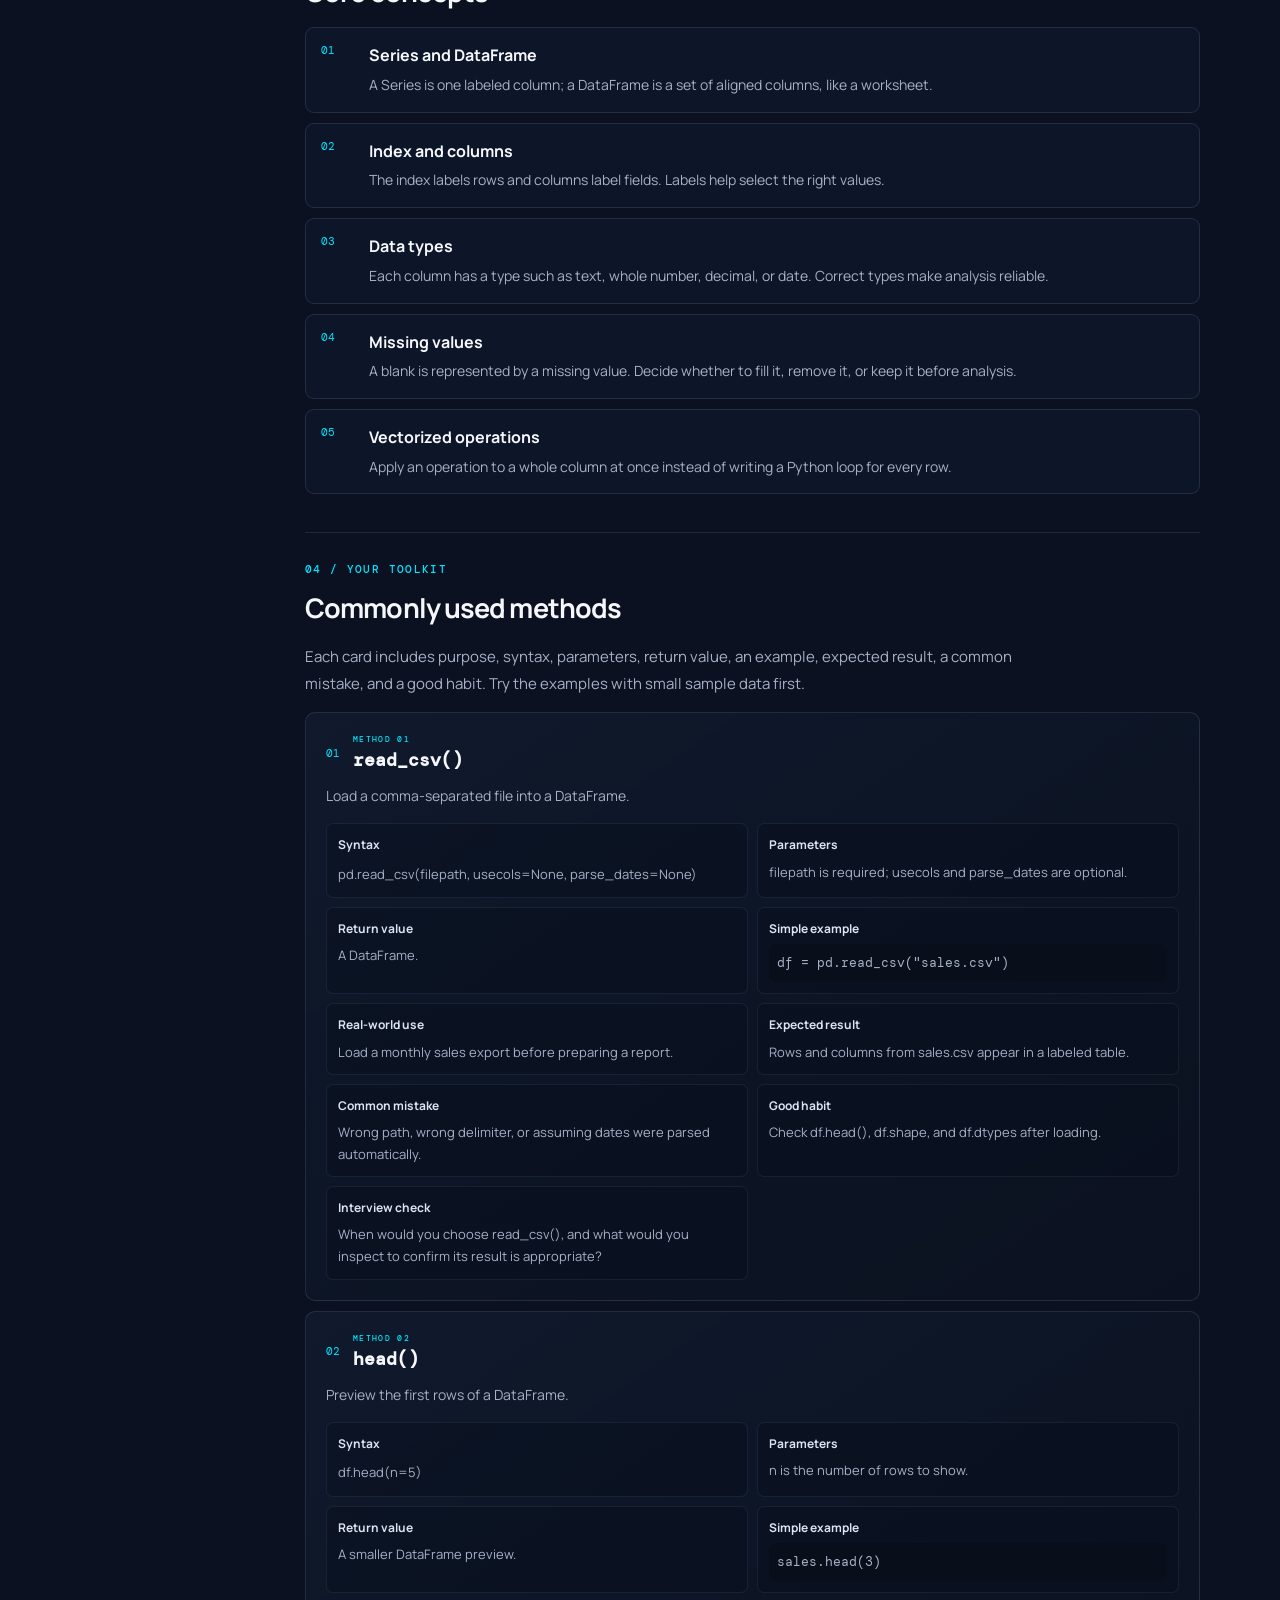
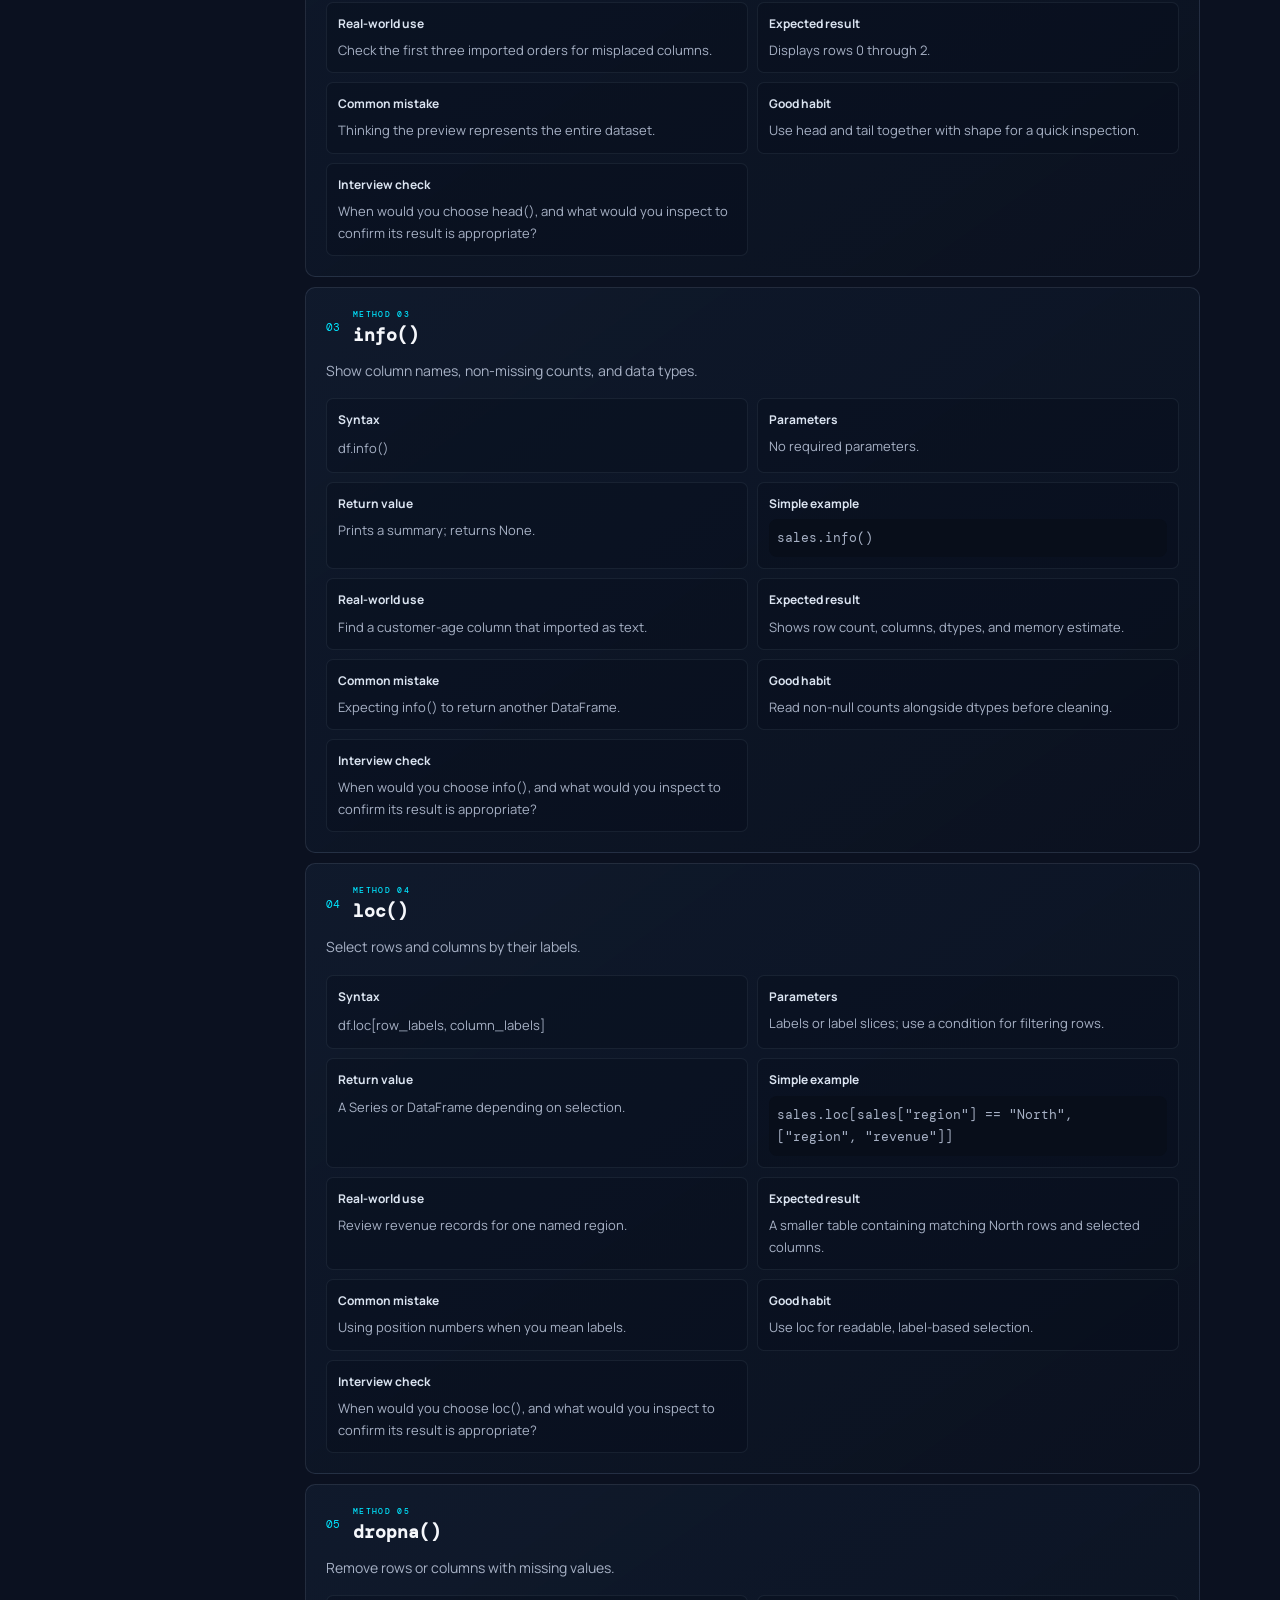
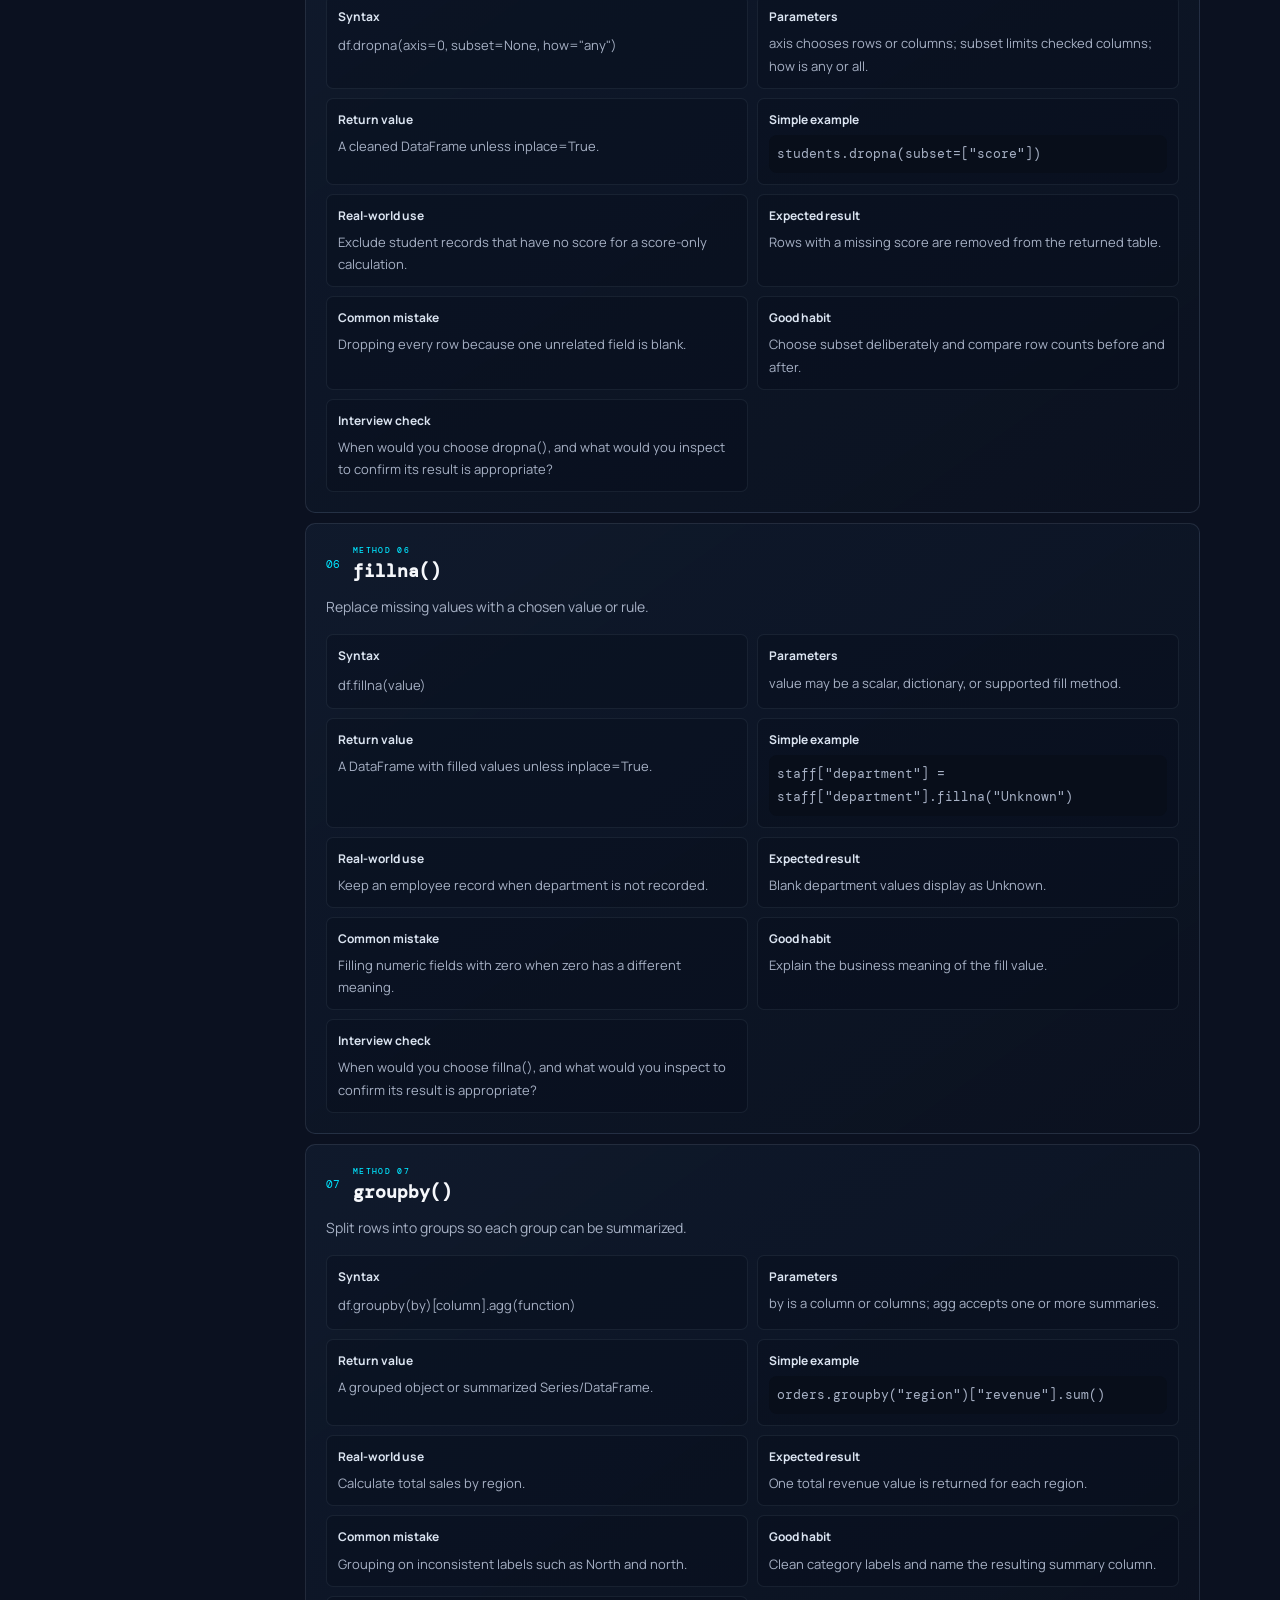
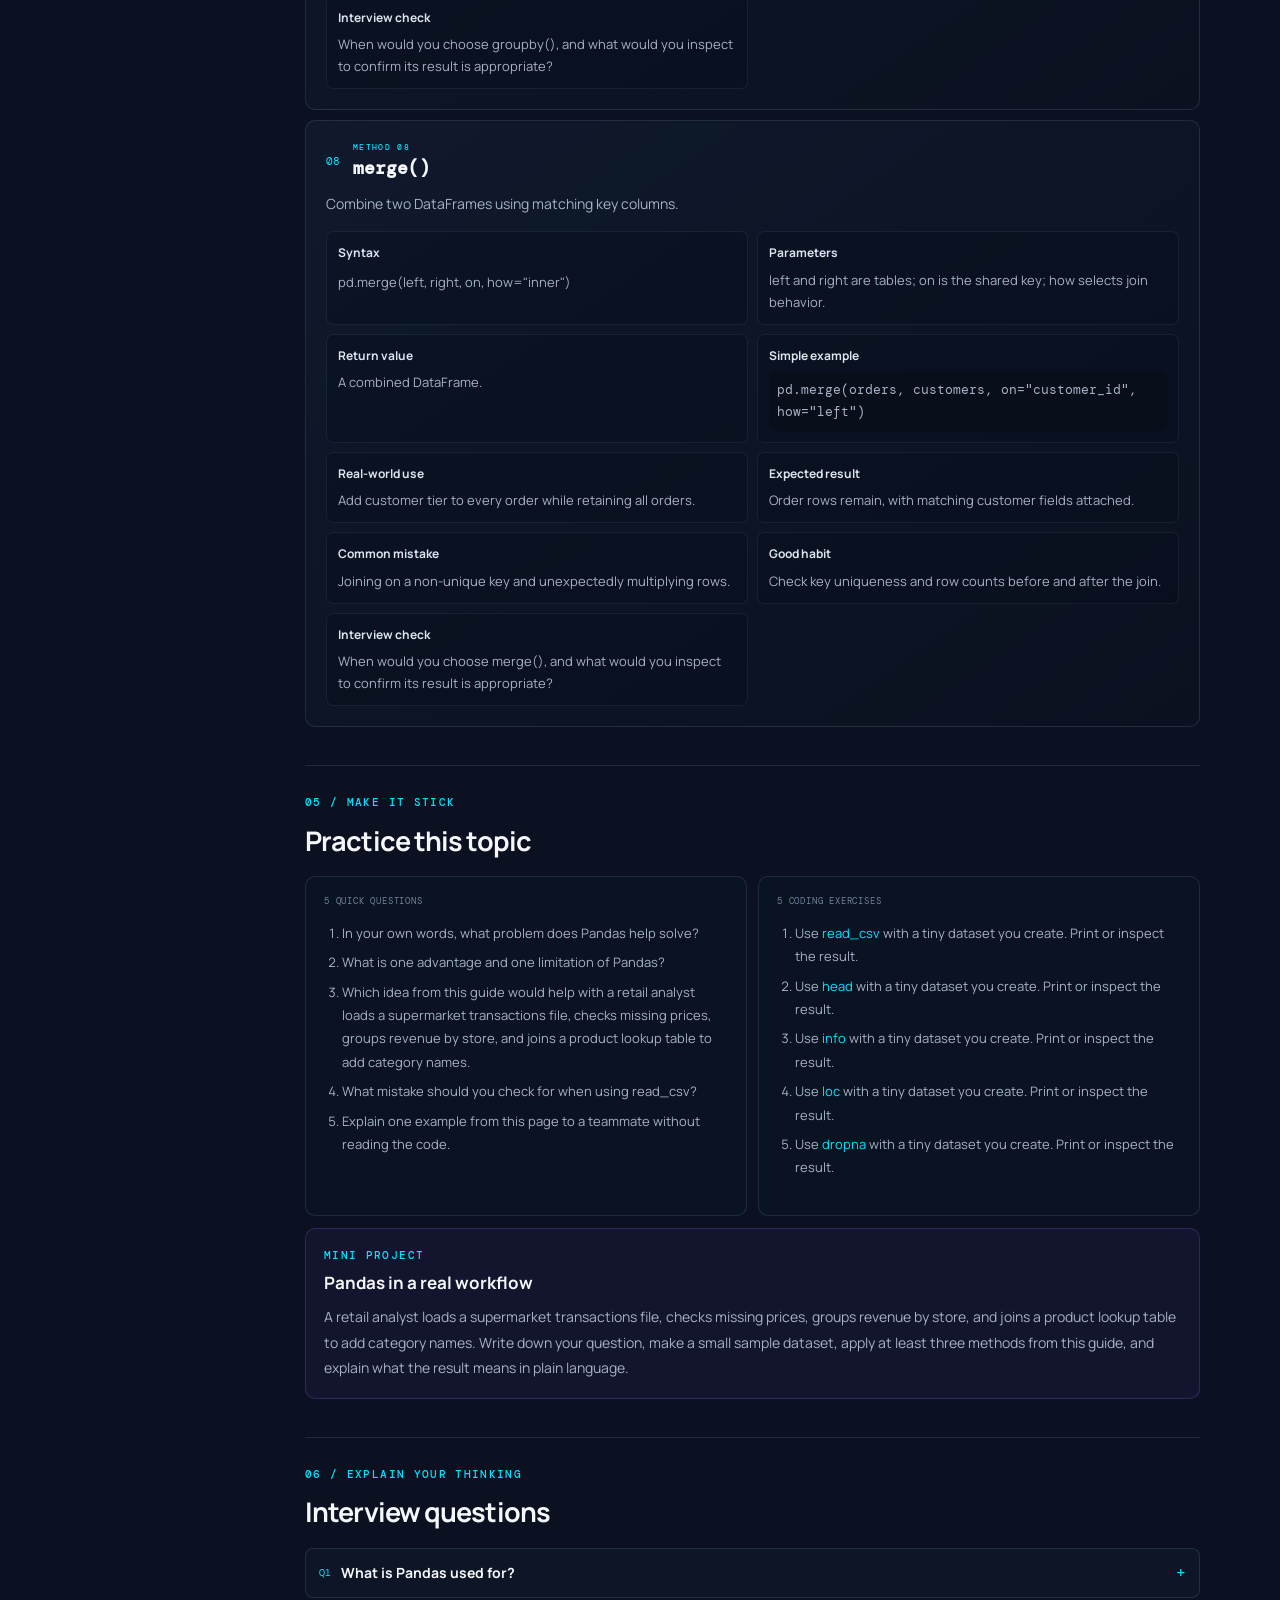
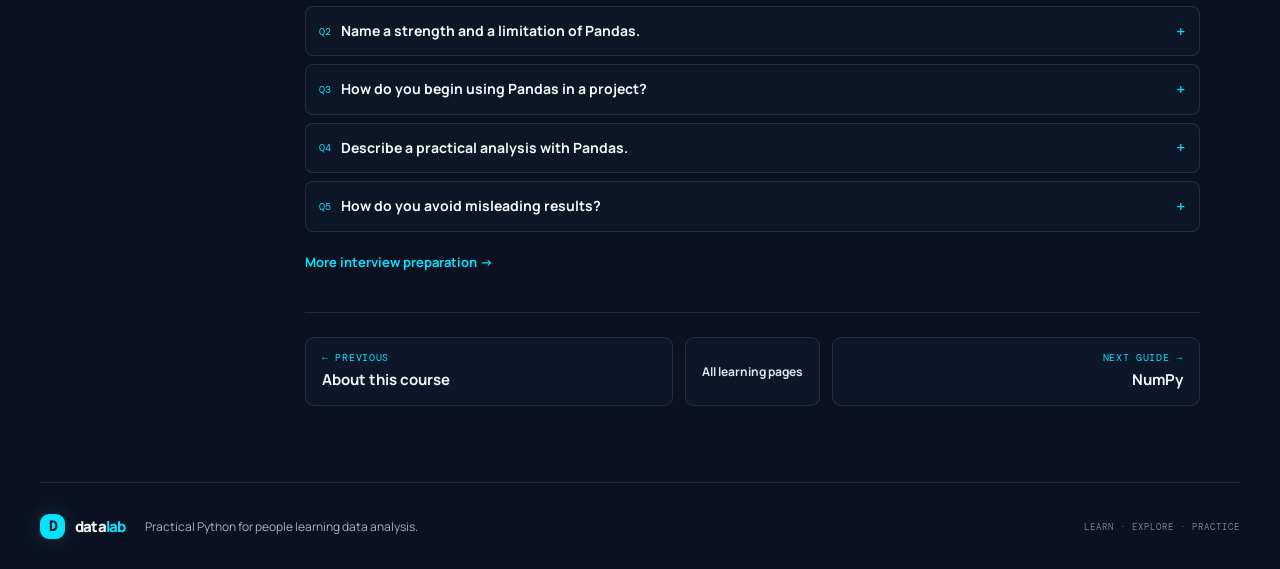
<file: pandas.html>
<!doctype html>
<html lang="en"><head><meta charset="utf-8"><meta name="viewport" content="width=device-width, initial-scale=1"><meta name="theme-color" content="#0B1120"><meta name="description" content="Beginner-friendly Pandas for Data Analysis resources for Python data analysis with clear examples and practice."><title>Pandas for Data Analysis | DataLab</title><link rel="preconnect" href="https://fonts.googleapis.com"><link rel="preconnect" href="https://fonts.gstatic.com" crossorigin><link href="https://fonts.googleapis.com/css2?family=DM+Mono:wght@400;500&family=Manrope:wght@400;500;600;700;800&display=swap" rel="stylesheet"><link rel="stylesheet" href="assets/css/styles.css"><script src="assets/js/main.js" defer></script></head><body><a class="skip-link" href="#main">Skip to content</a><header class="site-header"><a class="brand" href="index.html" aria-label="DataLab home"><span class="brand-mark" aria-hidden="true">D</span><span>data<span class="brand-accent">lab</span></span></a><button class="menu-toggle" type="button" aria-expanded="false" aria-controls="primary-nav"><span class="sr-only">Toggle navigation</span><span aria-hidden="true">☰</span></button><nav class="primary-nav" id="primary-nav" aria-label="Main navigation"><a class="nav-link" href="index.html">Home</a><a class="nav-link" href="about.html">About</a><div class="nav-group"><a class="nav-link" href="pandas.html">Libraries <span aria-hidden="true">⌄</span></a><div class="nav-dropdown"><a href="pandas.html">Pandas</a><a href="numpy.html">NumPy</a><a href="matplotlib.html">Matplotlib</a><a href="seaborn.html">Seaborn</a></div></div><a class="nav-link" href="practice.html">Practice</a><a class="nav-link" href="mini-projects.html">Projects</a><a class="nav-link" href="interview-questions.html">Interview prep</a><a class="nav-link" href="cheat-sheet.html">Cheat sheet</a><a class="nav-link" href="contact.html">Contact</a></nav><a class="header-cta" href="pandas.html">Start learning <span aria-hidden="true">↗</span></a></header><nav class="learning-rail" aria-label="Browse all learning pages"><span>LEARNING PATH</span><a href="index.html">Home</a><a href="about.html">About</a><a href="pandas.html" aria-current="page">Pandas</a><a href="numpy.html">NumPy</a><a href="matplotlib.html">Matplotlib</a><a href="seaborn.html">Seaborn</a><a href="practice.html">Practice</a><a href="mini-projects.html">Mini Projects</a><a href="interview-questions.html">Interview Questions</a><a href="cheat-sheet.html">Cheat Sheet</a><a href="contact.html">Contact</a></nav><main id="main" class="page-wrap" data-library="pandas"><div id="lesson-content"><section class="page-hero"><p class="eyebrow">PYTHON LIBRARY GUIDE / PANDAS</p><h1>Learn <span class="gradient-text">Pandas.</span></h1><p class="lesson-lede">Pandas helps you work with labeled, spreadsheet-like data in Python. The full guide includes concepts, methods, examples, practice, and interview questions.</p></section><p class="loading-note">The interactive lesson is loading. If it does not appear, refresh the page with JavaScript enabled.</p></div></main><footer class="site-footer"><a class="brand" href="index.html"><span class="brand-mark" aria-hidden="true">D</span><span>data<span class="brand-accent">lab</span></span></a><p>Practical Python for people learning data analysis.</p><span class="footer-meta">LEARN · EXPLORE · PRACTICE</span></footer></body></html>
</file>
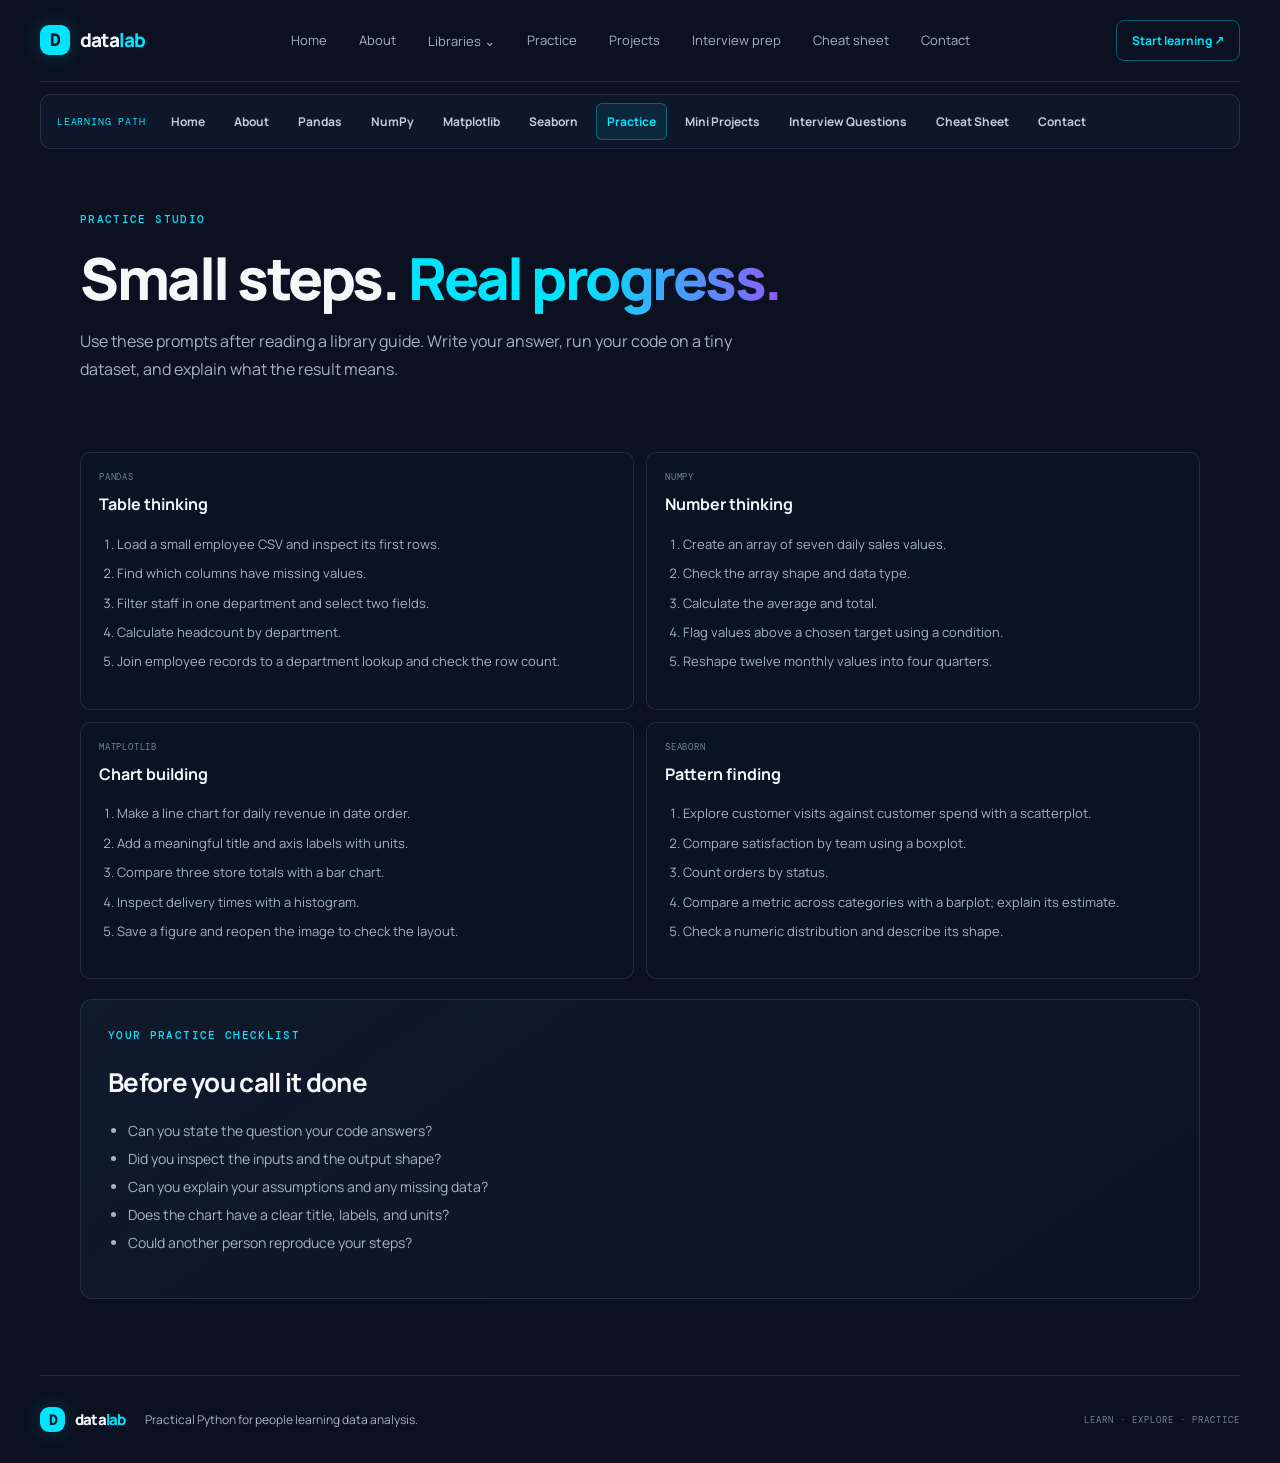
<file: practice.html>
<!doctype html>
<html lang="en"><head><meta charset="utf-8"><meta name="viewport" content="width=device-width, initial-scale=1"><meta name="theme-color" content="#0B1120"><meta name="description" content="Beginner-friendly Practice resources for Python data analysis with clear examples and practice."><title>Practice | DataLab</title><link rel="preconnect" href="https://fonts.googleapis.com"><link rel="preconnect" href="https://fonts.gstatic.com" crossorigin><link href="https://fonts.googleapis.com/css2?family=DM+Mono:wght@400;500&family=Manrope:wght@400;500;600;700;800&display=swap" rel="stylesheet"><link rel="stylesheet" href="assets/css/styles.css"><script src="assets/js/main.js" defer></script></head><body><a class="skip-link" href="#main">Skip to content</a><header class="site-header"><a class="brand" href="index.html" aria-label="DataLab home"><span class="brand-mark" aria-hidden="true">D</span><span>data<span class="brand-accent">lab</span></span></a><button class="menu-toggle" type="button" aria-expanded="false" aria-controls="primary-nav"><span class="sr-only">Toggle navigation</span><span aria-hidden="true">☰</span></button><nav class="primary-nav" id="primary-nav" aria-label="Main navigation"><a class="nav-link" href="index.html">Home</a><a class="nav-link" href="about.html">About</a><div class="nav-group"><a class="nav-link" href="pandas.html">Libraries <span aria-hidden="true">⌄</span></a><div class="nav-dropdown"><a href="pandas.html">Pandas</a><a href="numpy.html">NumPy</a><a href="matplotlib.html">Matplotlib</a><a href="seaborn.html">Seaborn</a></div></div><a class="nav-link" href="practice.html">Practice</a><a class="nav-link" href="mini-projects.html">Projects</a><a class="nav-link" href="interview-questions.html">Interview prep</a><a class="nav-link" href="cheat-sheet.html">Cheat sheet</a><a class="nav-link" href="contact.html">Contact</a></nav><a class="header-cta" href="pandas.html">Start learning <span aria-hidden="true">↗</span></a></header><nav class="learning-rail" aria-label="Browse all learning pages"><span>LEARNING PATH</span><a href="index.html">Home</a><a href="about.html">About</a><a href="pandas.html">Pandas</a><a href="numpy.html">NumPy</a><a href="matplotlib.html">Matplotlib</a><a href="seaborn.html">Seaborn</a><a href="practice.html" aria-current="page">Practice</a><a href="mini-projects.html">Mini Projects</a><a href="interview-questions.html">Interview Questions</a><a href="cheat-sheet.html">Cheat Sheet</a><a href="contact.html">Contact</a></nav><main id="main" class="page-wrap"><section class="page-hero"><p class="eyebrow">PRACTICE STUDIO</p><h1>Small steps. <span class="gradient-text">Real progress.</span></h1><p class="lesson-lede">Use these prompts after reading a library guide. Write your answer, run your code on a tiny dataset, and explain what the result means.</p></section><div class="two-col"><article class="practice-card"><span class="card-index">PANDAS</span><h2>Table thinking</h2><ol><li>Load a small employee CSV and inspect its first rows.</li><li>Find which columns have missing values.</li><li>Filter staff in one department and select two fields.</li><li>Calculate headcount by department.</li><li>Join employee records to a department lookup and check the row count.</li></ol></article><article class="practice-card"><span class="card-index">NUMPY</span><h2>Number thinking</h2><ol><li>Create an array of seven daily sales values.</li><li>Check the array shape and data type.</li><li>Calculate the average and total.</li><li>Flag values above a chosen target using a condition.</li><li>Reshape twelve monthly values into four quarters.</li></ol></article><article class="practice-card"><span class="card-index">MATPLOTLIB</span><h2>Chart building</h2><ol><li>Make a line chart for daily revenue in date order.</li><li>Add a meaningful title and axis labels with units.</li><li>Compare three store totals with a bar chart.</li><li>Inspect delivery times with a histogram.</li><li>Save a figure and reopen the image to check the layout.</li></ol></article><article class="practice-card"><span class="card-index">SEABORN</span><h2>Pattern finding</h2><ol><li>Explore customer visits against customer spend with a scatterplot.</li><li>Compare satisfaction by team using a boxplot.</li><li>Count orders by status.</li><li>Compare a metric across categories with a barplot; explain its estimate.</li><li>Check a numeric distribution and describe its shape.</li></ol></article></div><section class="content-panel"><p class="eyebrow">YOUR PRACTICE CHECKLIST</p><h2>Before you call it done</h2><ul class="check-list"><li>Can you state the question your code answers?</li><li>Did you inspect the inputs and the output shape?</li><li>Can you explain your assumptions and any missing data?</li><li>Does the chart have a clear title, labels, and units?</li><li>Could another person reproduce your steps?</li></ul></section></main><footer class="site-footer"><a class="brand" href="index.html"><span class="brand-mark" aria-hidden="true">D</span><span>data<span class="brand-accent">lab</span></span></a><p>Practical Python for people learning data analysis.</p><span class="footer-meta">LEARN · EXPLORE · PRACTICE</span></footer></body></html>
</file>
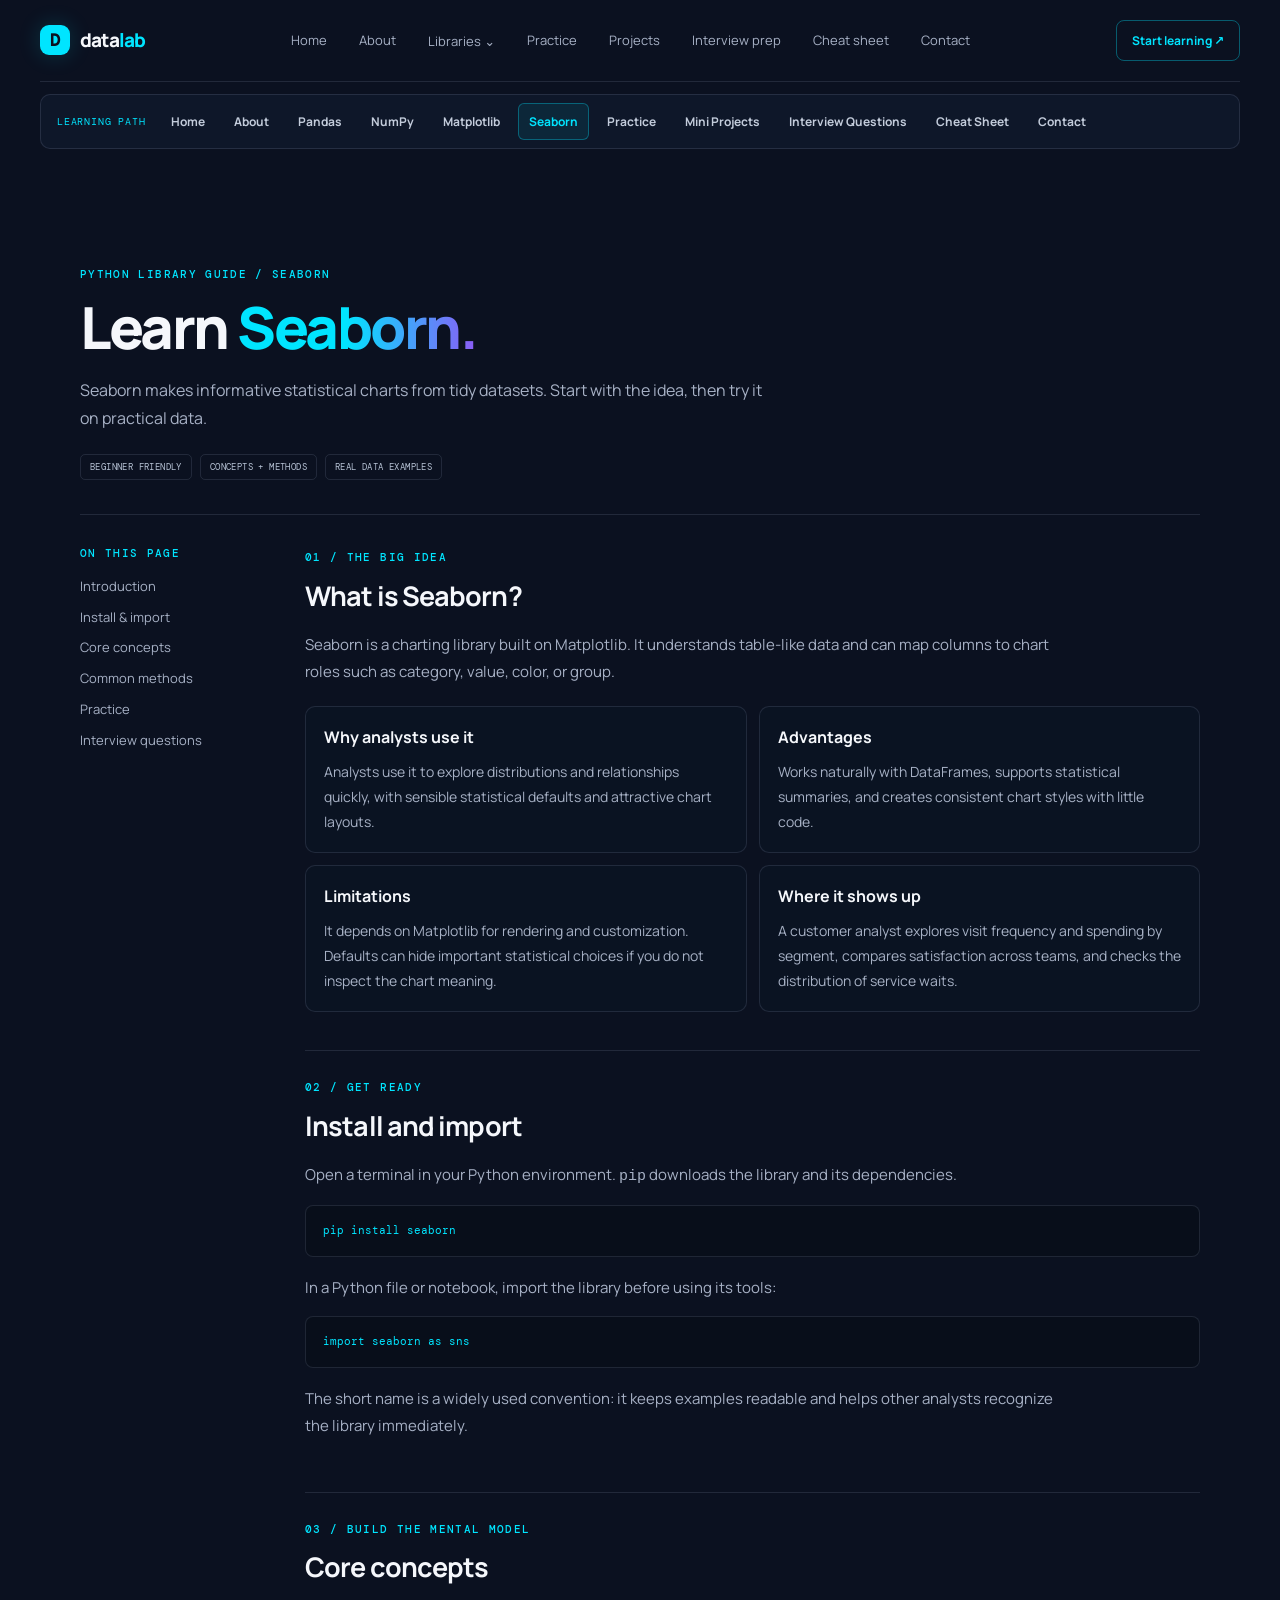
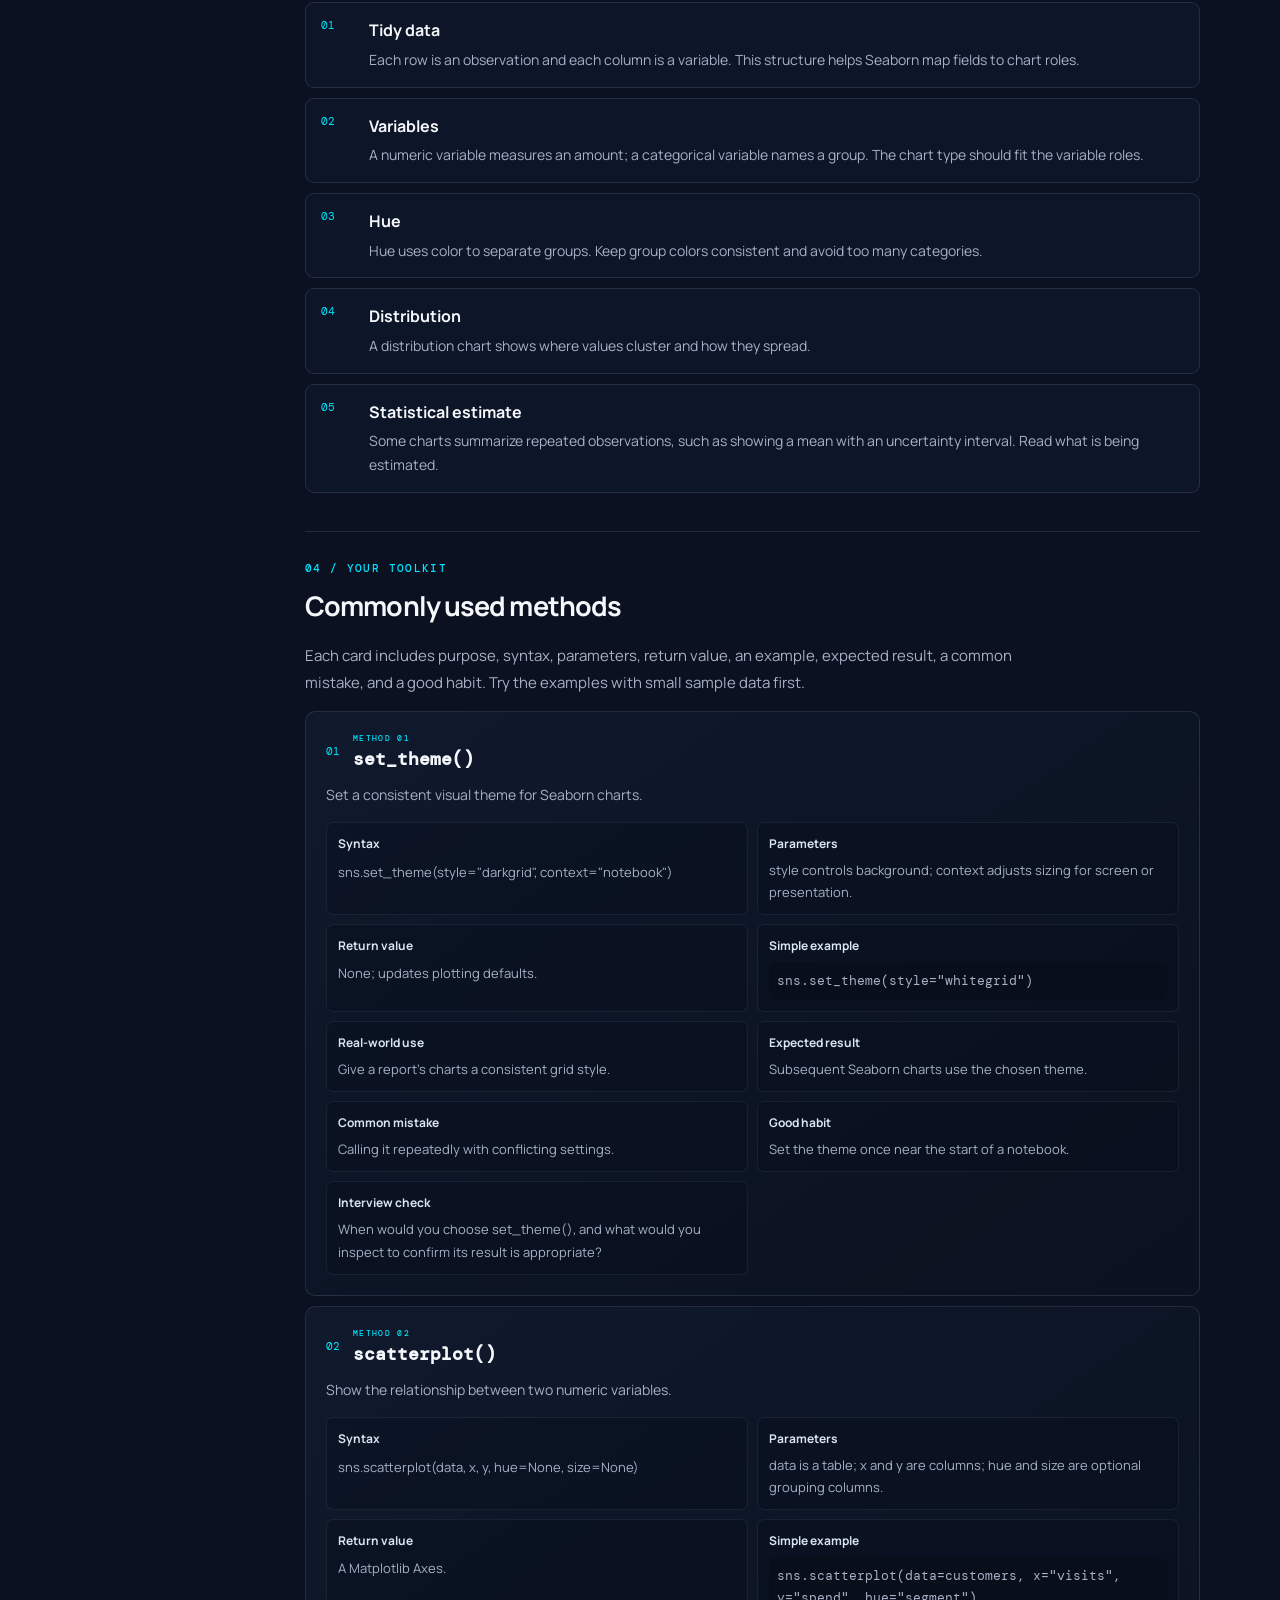
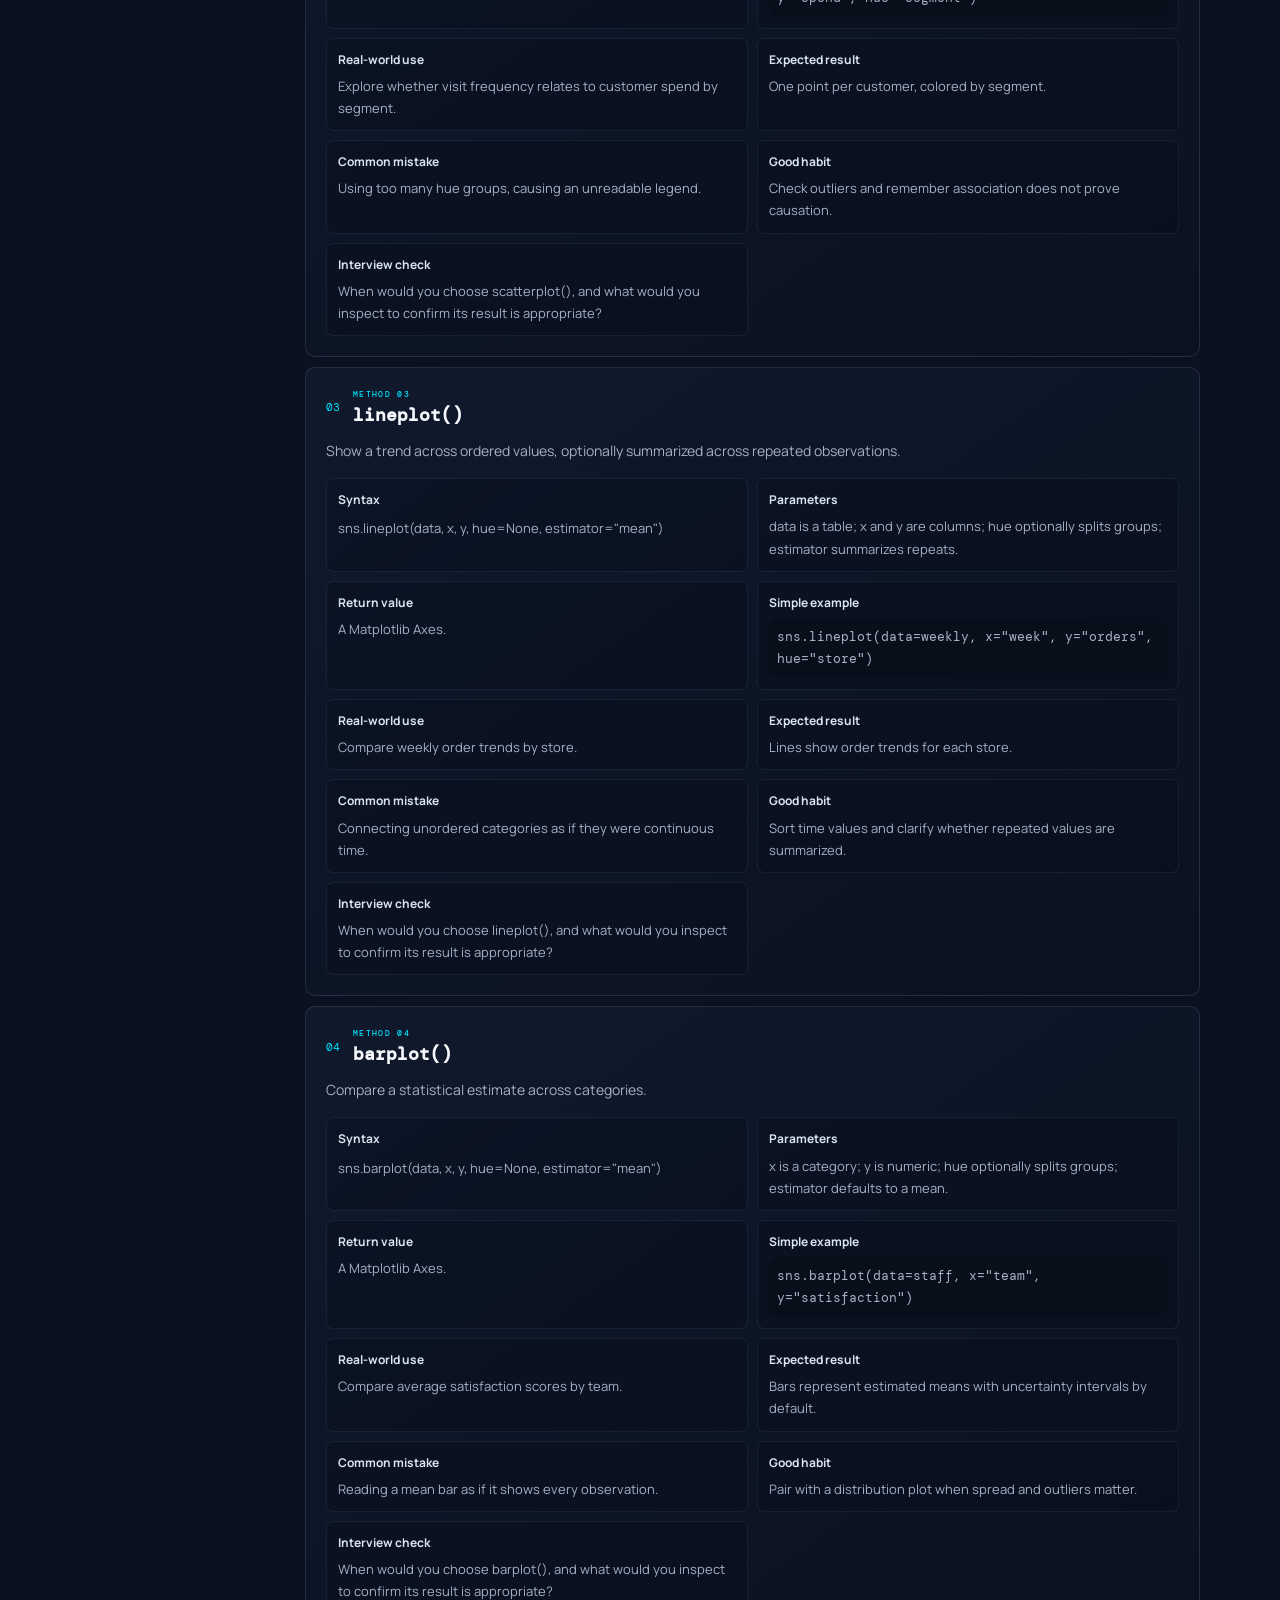
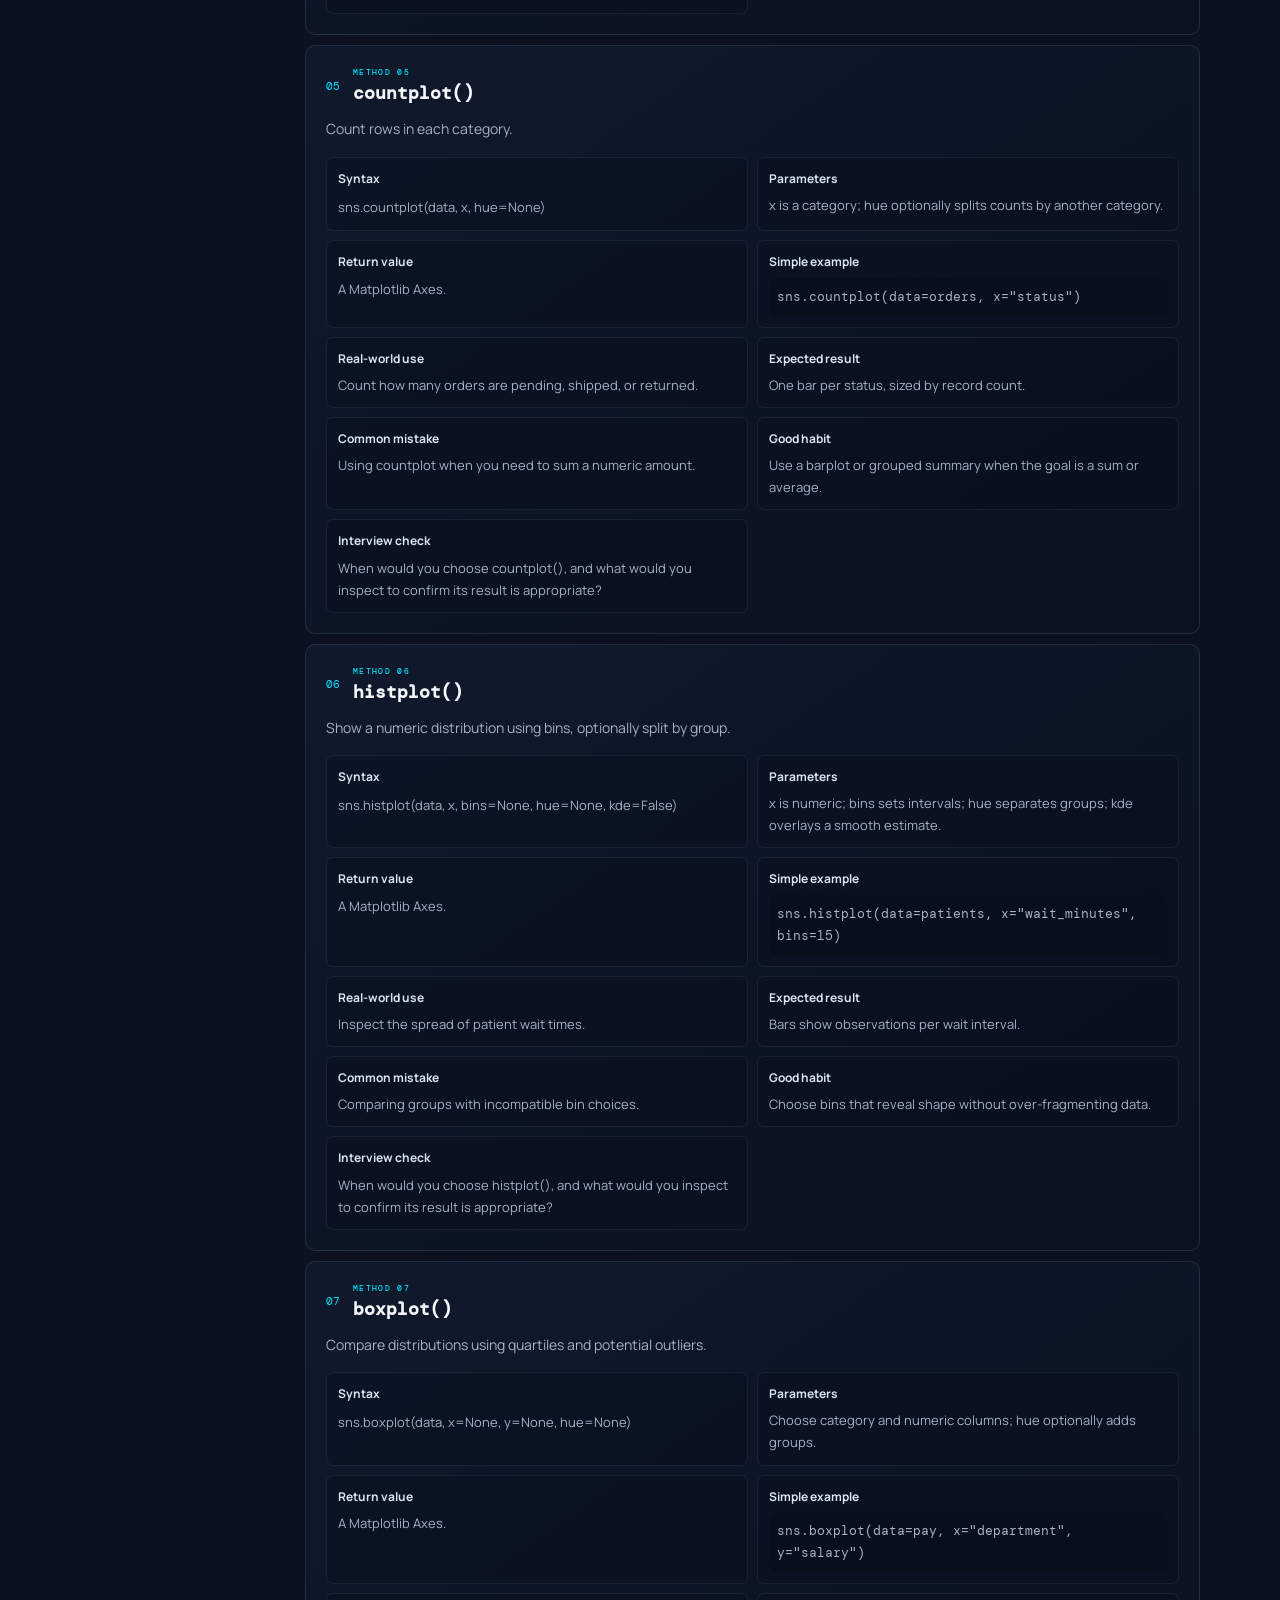
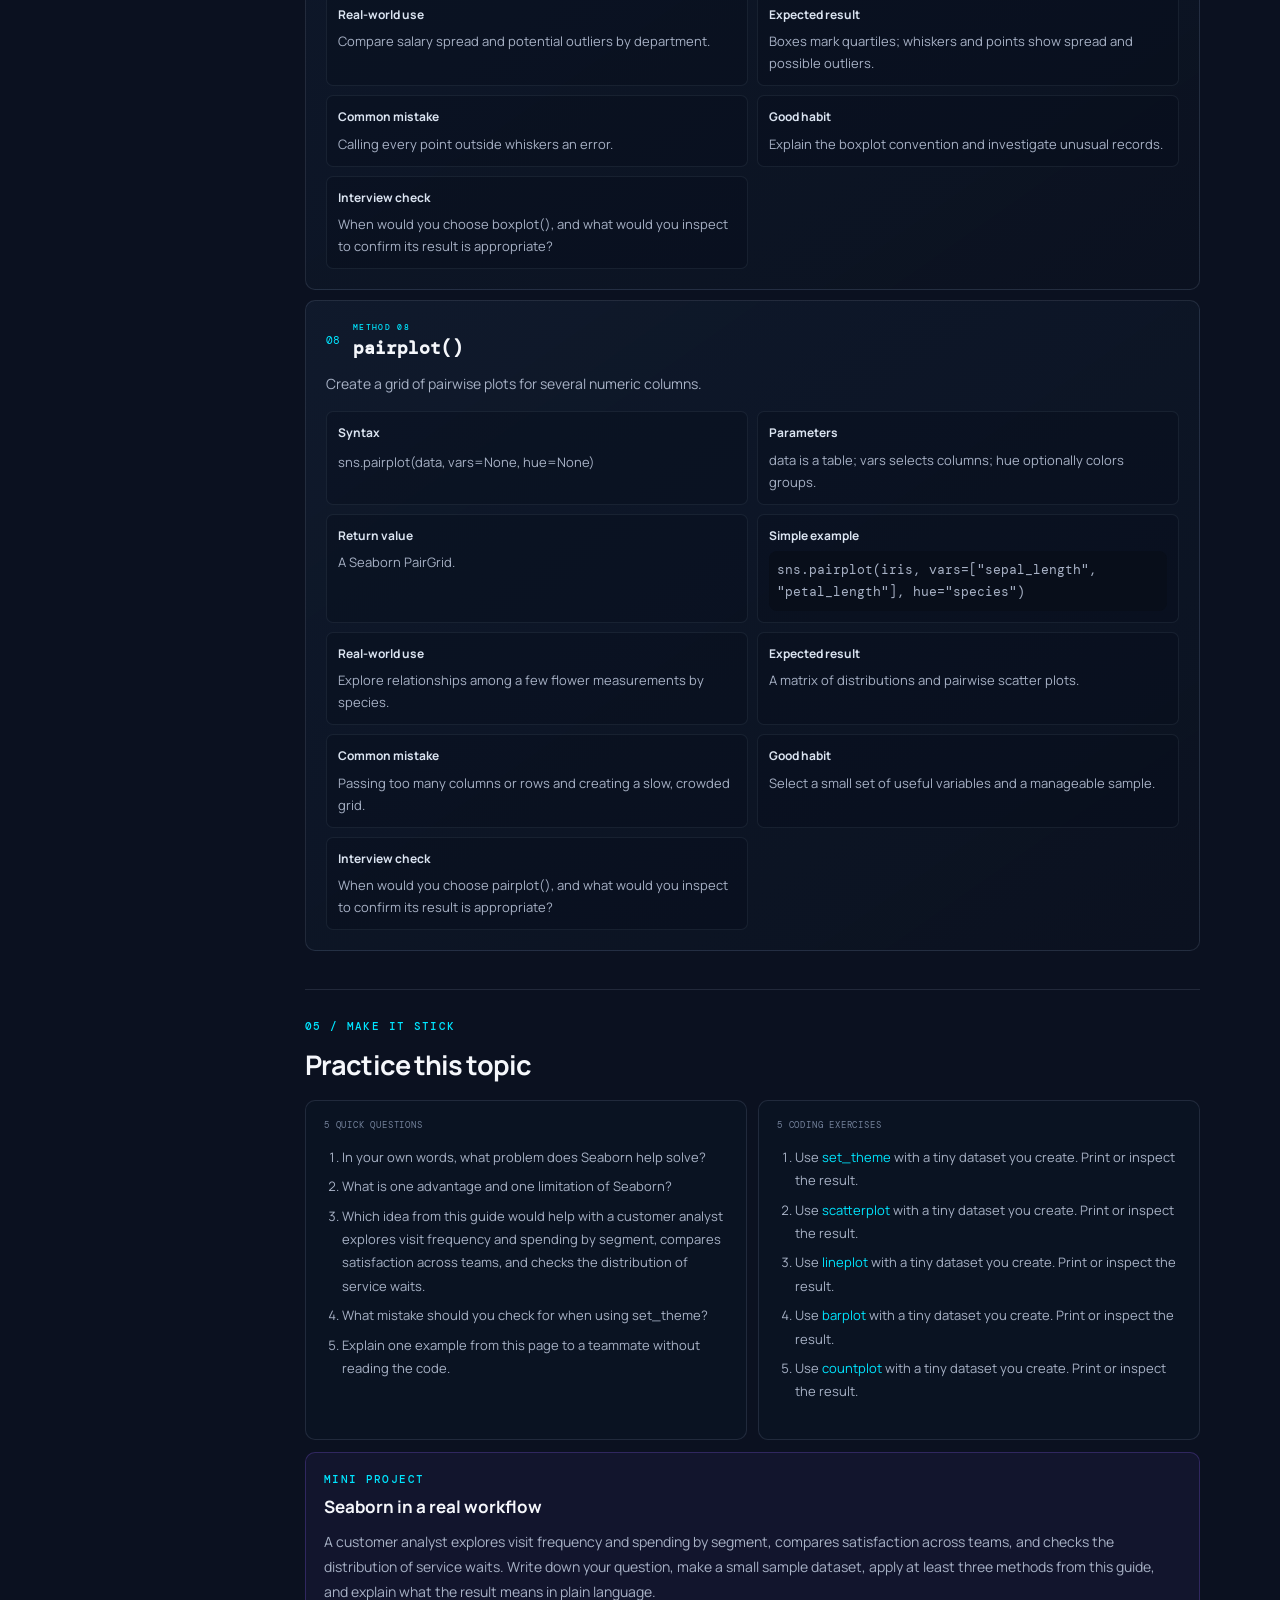
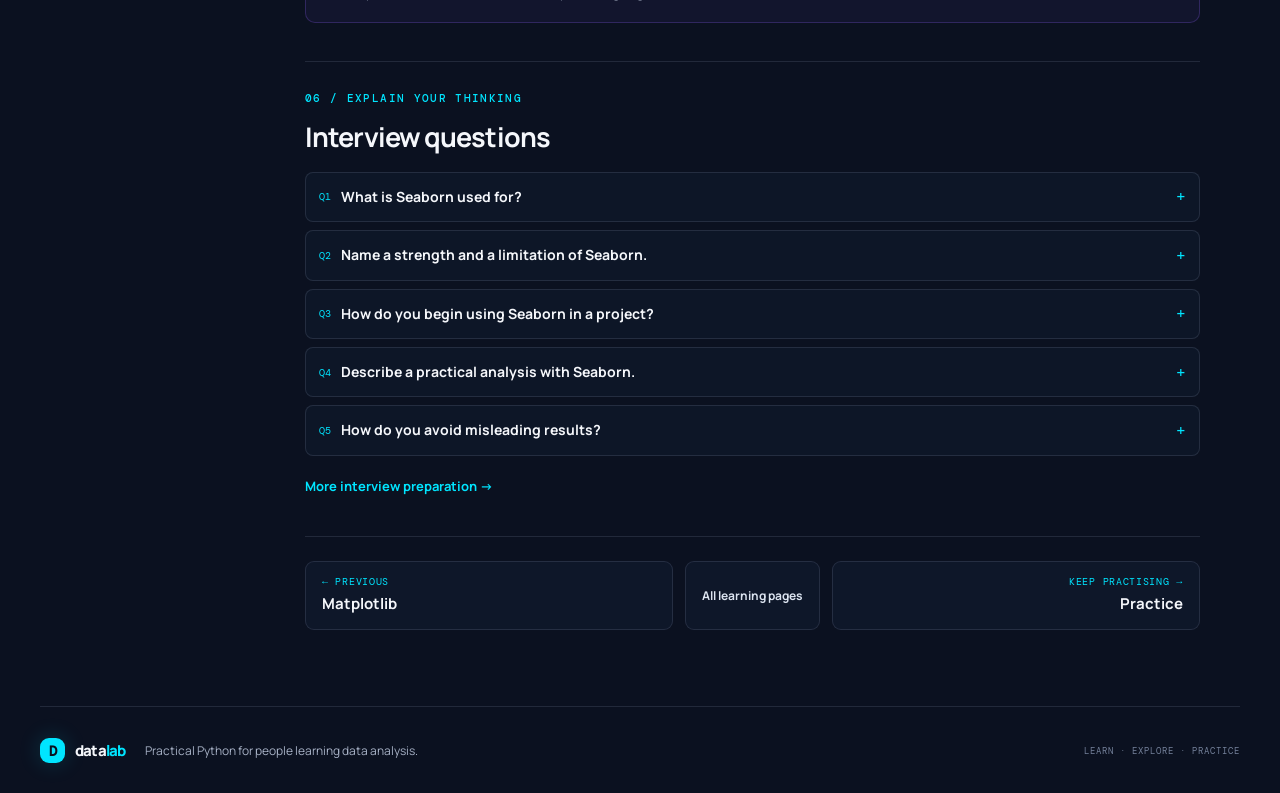
<file: seaborn.html>
<!doctype html>
<html lang="en"><head><meta charset="utf-8"><meta name="viewport" content="width=device-width, initial-scale=1"><meta name="theme-color" content="#0B1120"><meta name="description" content="Beginner-friendly Seaborn for Data Analysis resources for Python data analysis with clear examples and practice."><title>Seaborn for Data Analysis | DataLab</title><link rel="preconnect" href="https://fonts.googleapis.com"><link rel="preconnect" href="https://fonts.gstatic.com" crossorigin><link href="https://fonts.googleapis.com/css2?family=DM+Mono:wght@400;500&family=Manrope:wght@400;500;600;700;800&display=swap" rel="stylesheet"><link rel="stylesheet" href="assets/css/styles.css"><script src="assets/js/main.js" defer></script></head><body><a class="skip-link" href="#main">Skip to content</a><header class="site-header"><a class="brand" href="index.html" aria-label="DataLab home"><span class="brand-mark" aria-hidden="true">D</span><span>data<span class="brand-accent">lab</span></span></a><button class="menu-toggle" type="button" aria-expanded="false" aria-controls="primary-nav"><span class="sr-only">Toggle navigation</span><span aria-hidden="true">☰</span></button><nav class="primary-nav" id="primary-nav" aria-label="Main navigation"><a class="nav-link" href="index.html">Home</a><a class="nav-link" href="about.html">About</a><div class="nav-group"><a class="nav-link" href="pandas.html">Libraries <span aria-hidden="true">⌄</span></a><div class="nav-dropdown"><a href="pandas.html">Pandas</a><a href="numpy.html">NumPy</a><a href="matplotlib.html">Matplotlib</a><a href="seaborn.html">Seaborn</a></div></div><a class="nav-link" href="practice.html">Practice</a><a class="nav-link" href="mini-projects.html">Projects</a><a class="nav-link" href="interview-questions.html">Interview prep</a><a class="nav-link" href="cheat-sheet.html">Cheat sheet</a><a class="nav-link" href="contact.html">Contact</a></nav><a class="header-cta" href="pandas.html">Start learning <span aria-hidden="true">↗</span></a></header><nav class="learning-rail" aria-label="Browse all learning pages"><span>LEARNING PATH</span><a href="index.html">Home</a><a href="about.html">About</a><a href="pandas.html">Pandas</a><a href="numpy.html">NumPy</a><a href="matplotlib.html">Matplotlib</a><a href="seaborn.html" aria-current="page">Seaborn</a><a href="practice.html">Practice</a><a href="mini-projects.html">Mini Projects</a><a href="interview-questions.html">Interview Questions</a><a href="cheat-sheet.html">Cheat Sheet</a><a href="contact.html">Contact</a></nav><main id="main" class="page-wrap" data-library="seaborn"><div id="lesson-content"><section class="page-hero"><p class="eyebrow">PYTHON LIBRARY GUIDE / SEABORN</p><h1>Learn <span class="gradient-text">Seaborn.</span></h1><p class="lesson-lede">Seaborn makes informative statistical charts from tidy datasets. The full guide includes concepts, methods, examples, practice, and interview questions.</p></section><p class="loading-note">The interactive lesson is loading. If it does not appear, refresh the page with JavaScript enabled.</p></div></main><footer class="site-footer"><a class="brand" href="index.html"><span class="brand-mark" aria-hidden="true">D</span><span>data<span class="brand-accent">lab</span></span></a><p>Practical Python for people learning data analysis.</p><span class="footer-meta">LEARN · EXPLORE · PRACTICE</span></footer></body></html>
</file>
<file: assets/css/styles.css>
:root{color-scheme:dark;--bg:#0B1120;--surface:#101a2d;--surface-soft:rgba(16,26,45,.76);--cyan:#00E5FF;--purple:#8B5CF6;--text:#f5f7fb;--muted:#a7b1c5;--line:rgba(194,211,242,.12);--font:'Manrope',ui-sans-serif,system-ui,-apple-system,'Segoe UI',sans-serif;--mono:'DM Mono',ui-monospace,SFMono-Regular,Consolas,monospace}*{box-sizing:border-box}html{scroll-behavior:smooth}body{margin:0;background:var(--bg);color:var(--text);font-family:var(--font);line-height:1.6;-webkit-font-smoothing:antialiased}a{color:inherit;text-decoration:none}a:focus-visible{outline:2px solid var(--cyan);outline-offset:4px;border-radius:4px}.skip-link{position:absolute;left:1rem;top:-5rem;z-index:20;padding:.7rem 1rem;background:var(--cyan);color:var(--bg);font-weight:800}.skip-link:focus{top:1rem}.site-header{width:min(1200px,calc(100% - 64px));height:82px;margin:auto;display:flex;align-items:center;justify-content:space-between;border-bottom:1px solid var(--line)}.brand{display:inline-flex;align-items:center;gap:10px;font-size:19px;font-weight:800;letter-spacing:-.8px}.brand-mark{width:30px;height:30px;border-radius:9px;display:grid;place-items:center;color:var(--bg);background:linear-gradient(135deg,var(--cyan),#00E5FF);font-family:var(--mono);font-size:17px;box-shadow:0 0 22px rgba(0,229,255,.17)}.brand-accent{color:var(--cyan)}.primary-nav{display:flex;align-items:center;gap:32px}.nav-link{font-size:12px;color:var(--muted);transition:color .2s ease}.nav-link:hover,.nav-link.active{color:var(--text)}.nav-link.active{position:relative}.nav-link.active:after{content:'';position:absolute;bottom:-31px;left:0;right:0;height:2px;background:var(--cyan)}.header-cta{padding:10px 15px;border:1px solid rgba(0,229,255,.35);border-radius:8px;color:var(--cyan);font-size:12px;font-weight:700;transition:background .2s ease,transform .2s ease}.header-cta:hover{background:rgba(0,229,255,.08);transform:translateY(-1px)}.section-wrap{width:min(1120px,calc(100% - 64px));margin-inline:auto}.hero{min-height:590px;display:grid;grid-template-columns:1fr 1fr;align-items:center;gap:36px;padding-top:45px;padding-bottom:55px}.hero-copy{padding:0 0 8px}.eyebrow{margin:0 0 18px;color:var(--cyan);font:500 10px/1.5 var(--mono);letter-spacing:1.35px}.status-dot{display:inline-block;width:7px;height:7px;margin-right:8px;border-radius:50%;background:var(--cyan);box-shadow:0 0 12px rgba(0,229,255,.75)}h1,h2,h3,p{margin-top:0}h1{margin-bottom:20px;font-size:clamp(42px,5vw,62px);line-height:1.12;letter-spacing:-3px;font-weight:800}.gradient-text{background:linear-gradient(90deg,var(--cyan) 0%,#00E5FF 45%,var(--purple) 100%);color:transparent;background-clip:text;-webkit-background-clip:text}.hero-description{max-width:480px;margin-bottom:25px;color:var(--muted);font-size:15px;line-height:1.8}.hero-actions{display:flex;flex-wrap:wrap;gap:12px}.button{display:inline-flex;align-items:center;gap:10px;padding:12px 17px;border-radius:8px;font-size:12px;font-weight:800;transition:transform .2s ease,background .2s ease}.button:hover{transform:translateY(-2px)}.button-primary{background:var(--cyan);color:var(--bg);box-shadow:0 8px 25px rgba(0,229,255,.15)}.button-primary:hover{background:#00E5FF}.button-quiet{border:1px solid var(--line);color:var(--text)}.button-quiet:hover{background:rgba(255,255,255,.04)}.hero-note{display:flex;align-items:center;gap:11px;margin-top:35px;color:var(--text);font-size:11px;font-weight:700}.note-icon{width:29px;height:29px;display:grid;place-items:center;border:1px solid rgba(139,92,246,.4);border-radius:9px;color:var(--purple);font-size:18px}.muted{color:var(--muted);font-size:10px;font-weight:400}.hero-visual{position:relative;min-height:405px;display:grid;place-items:center}.visual-orbit{position:absolute;border:1px solid rgba(139,92,246,.13);border-radius:50%;pointer-events:none}.orbit-one{width:420px;height:420px}.orbit-two{width:340px;height:340px;border-color:rgba(0,229,255,.1)}.glass-card{background:linear-gradient(145deg,rgba(20,32,53,.97),rgba(13,23,40,.95));border:1px solid rgba(176,199,237,.18);box-shadow:0 28px 90px rgba(0,0,0,.35),inset 0 1px rgba(255,255,255,.04);backdrop-filter:blur(14px)}.data-window{z-index:1;width:min(100%,420px);padding:16px 18px 14px;border-radius:13px;transform:perspective(1200px) rotateY(-4deg) rotateX(2deg)}.window-top{display:flex;align-items:center;gap:10px;padding-bottom:14px;border-bottom:1px solid var(--line);color:#8593ab;font:10px var(--mono)}.window-dots{display:flex;gap:4px}.window-dots i{width:6px;height:6px;border-radius:50%;background:var(--purple);opacity:.75}.window-dots i:nth-child(2){background:var(--cyan)}.window-dots i:nth-child(3){background:#8190aa}.window-menu{margin-left:auto;letter-spacing:2px}.code-line{margin-top:11px;color:#e0e7f2;font:10px/1.45 var(--mono)}.code-purple{color:#ba9cff}.code-muted{color:#75839a}.code-cyan{color:var(--cyan)}.code-green{color:#c3ccdb}.table-preview{margin-top:14px;border:1px solid var(--line);border-radius:6px;overflow:hidden;color:#aab6c9;font:9px var(--mono)}.table-row{display:grid;grid-template-columns:1fr 1fr 1fr;padding:6px 9px;border-bottom:1px solid rgba(194,211,242,.07)}.table-row:last-child{border-bottom:0}.table-head{color:#718099;background:rgba(255,255,255,.025)}.chart-label{display:flex;align-items:center;gap:7px;margin-top:13px;color:#c3ccdb;font:9px var(--mono)}.chart-indicator{width:6px;height:6px;border-radius:50%;background:var(--cyan)}.chart-unit{margin-left:auto;color:#718099}.mini-chart{height:67px;position:relative;margin-top:4px}.mini-chart svg{position:absolute;inset:0;width:100%;height:100%;overflow:visible}.chart-grid{position:absolute;inset:0;background:repeating-linear-gradient(to bottom,transparent 0,transparent 21px,rgba(194,211,242,.07) 22px)}.chart-months{display:flex;justify-content:space-between;color:#75839a;font:8px var(--mono)}.float-tag{position:absolute;z-index:2;padding:9px 12px;border:1px solid var(--line);border-radius:8px;background:rgba(15,25,43,.94);box-shadow:0 10px 30px rgba(0,0,0,.2);font-size:10px;font-weight:700}.tag-pandas{top:48px;left:0}.tag-plot{right:-4px;bottom:55px}.tag-symbol{margin-right:7px;color:var(--cyan);font-size:14px}.tag-plot .tag-symbol{color:var(--purple)}.learning-section{padding:49px 0 67px;border-top:1px solid var(--line)}.section-heading{display:flex;align-items:end;justify-content:space-between;gap:30px;margin-bottom:27px}.section-heading .eyebrow{margin-bottom:10px}.section-heading h2,.callout-card h2{margin-bottom:0;font-size:clamp(24px,3vw,32px);letter-spacing:-1.2px;line-height:1.25}.section-intro{max-width:325px;margin-bottom:2px;color:var(--muted);font-size:12px;line-height:1.75}.library-grid{display:grid;grid-template-columns:repeat(4,1fr);gap:13px}.library-card{min-height:225px;padding:19px 18px 17px;border:1px solid var(--line);border-radius:11px;background:linear-gradient(145deg,rgba(17,28,47,.9),rgba(13,21,37,.77));transition:transform .22s ease,border-color .22s ease,background .22s ease}.library-card:hover{transform:translateY(-4px);border-color:rgba(0,229,255,.35);background:linear-gradient(145deg,rgba(20,36,57,.98),rgba(13,21,37,.9))}.library-icon{width:35px;height:35px;display:grid;place-items:center;border-radius:9px;margin-bottom:16px;font-size:19px}.pandas-icon{color:var(--cyan);background:rgba(0,229,255,.1)}.numpy-icon{color:var(--purple);background:rgba(139,92,246,.13)}.matplotlib-icon{color:var(--cyan);background:rgba(0,229,255,.1)}.seaborn-icon{color:var(--purple);background:rgba(139,92,246,.13)}.card-index{color:#73819a;font:9px var(--mono);letter-spacing:.8px}.library-card h3{margin:7px 0 6px;font-size:17px;letter-spacing:-.4px}.library-card p{min-height:43px;margin-bottom:14px;color:var(--muted);font-size:10px;line-height:1.65}.card-link{display:flex;justify-content:space-between;align-items:center;padding-top:11px;border-top:1px solid var(--line);color:var(--cyan);font-size:10px;font-weight:700}.path-callout{padding-bottom:70px}.callout-card{display:grid;grid-template-columns:1fr 1fr;gap:40px;padding:32px;border:1px solid rgba(139,92,246,.22);border-radius:13px;background:radial-gradient(ellipse at 5% 5%,rgba(139,92,246,.12),transparent 50%),linear-gradient(120deg,rgba(17,27,47,.96),rgba(12,20,36,.97))}.callout-card .eyebrow{margin-bottom:10px}.callout-card h2{font-size:27px}.callout-card>div:first-child>p:last-child{max-width:370px;margin:13px 0 0;color:var(--muted);font-size:11px;line-height:1.75}.callout-steps{display:grid;gap:10px}.callout-steps div{display:grid;grid-template-columns:28px 1fr;column-gap:10px;align-items:center;padding:9px 11px;border:1px solid var(--line);border-radius:8px;background:rgba(6,13,27,.23)}.callout-steps span{grid-row:span 2;color:var(--cyan);font:10px var(--mono)}.callout-steps b{font-size:10px}.callout-steps small{color:var(--muted);font-size:9px}.site-footer{width:min(1200px,calc(100% - 64px));min-height:88px;margin:auto;border-top:1px solid var(--line);display:flex;align-items:center;gap:20px}.site-footer .brand{font-size:15px}.site-footer .brand-mark{width:25px;height:25px;font-size:14px}.site-footer p{margin:0;color:var(--muted);font-size:10px}.footer-meta{margin-left:auto;color:#74819a;font:9px var(--mono);letter-spacing:1px}@media(max-width:900px){.site-header{width:calc(100% - 40px)}.primary-nav{gap:18px}.section-wrap{width:calc(100% - 48px)}.hero{gap:20px}.hero-visual{min-height:360px}.orbit-one{width:350px;height:350px}.orbit-two{width:290px;height:290px}.library-grid{grid-template-columns:repeat(2,1fr)}.library-card{min-height:205px}.path-callout{padding-bottom:48px}}@media(max-width:650px){.site-header{width:calc(100% - 32px);height:68px}.primary-nav{display:none}.header-cta{padding:9px 11px;font-size:10px}.section-wrap{width:calc(100% - 36px)}.hero{grid-template-columns:1fr;gap:6px;padding-top:55px;padding-bottom:42px}.hero-copy{padding:0}.hero h1{font-size:clamp(39px,12vw,54px);letter-spacing:-2.5px}.hero-description{font-size:13px}.hero-note{margin-top:24px}.hero-visual{min-height:350px}.data-window{width:min(100%,410px);padding:14px;transform:none}.orbit-one{width:320px;height:320px}.orbit-two{width:270px;height:270px}.tag-pandas{left:0;top:28px}.tag-plot{right:0;bottom:34px}.learning-section{padding:36px 0 45px}.section-heading{display:block}.section-heading h2{font-size:26px}.section-intro{margin-top:12px}.library-grid{gap:9px}.library-card{min-height:215px;padding:14px 12px}.library-icon{margin-bottom:12px}.library-card h3{font-size:15px}.library-card p{font-size:9px}.card-link{font-size:9px}.callout-card{grid-template-columns:1fr;gap:23px;padding:23px 18px}.callout-card h2{font-size:25px}.site-footer{width:calc(100% - 36px);min-height:104px;flex-wrap:wrap;gap:7px 13px;padding:17px 0}.site-footer p{flex-basis:calc(100% - 145px);font-size:9px}.footer-meta{margin-left:0;width:100%;font-size:8px}}@media(prefers-reduced-motion:reduce){*,*::before,*::after{scroll-behavior:auto!important;transition:none!important}}
/* Lesson pages and supporting sections */
.sr-only{position:absolute;width:1px;height:1px;padding:0;margin:-1px;overflow:hidden;clip:rect(0,0,0,0);white-space:nowrap;border:0}.menu-toggle{display:none}.nav-group{position:relative}.nav-dropdown{position:absolute;z-index:5;top:calc(100% + 14px);left:-12px;min-width:150px;padding:7px;border:1px solid var(--line);border-radius:9px;background:#101a2d;box-shadow:0 16px 40px rgba(0,0,0,.3);opacity:0;visibility:hidden;transform:translateY(4px);transition:opacity .18s ease,transform .18s ease,visibility .18s}.nav-group:hover .nav-dropdown,.nav-group:focus-within .nav-dropdown{opacity:1;visibility:visible;transform:translateY(0)}.nav-dropdown a{display:block;padding:8px 10px;border-radius:5px;color:var(--muted);font-size:11px}.nav-dropdown a:hover{color:var(--cyan);background:rgba(0,229,255,.06)}.page-wrap{width:min(1120px,calc(100% - 64px));min-height:calc(100vh - 170px);margin:0 auto;padding:62px 0 76px}.page-hero{max-width:760px;padding-bottom:33px}.page-hero h1,.lesson-hero h1{margin:0 0 16px;font-size:clamp(40px,6vw,58px);line-height:1.12;letter-spacing:-2.5px}.lesson-lede{max-width:690px;color:var(--muted);font-size:15px;line-height:1.8}.content-panel{margin-top:20px;padding:27px;border:1px solid var(--line);border-radius:12px;background:linear-gradient(145deg,rgba(17,28,47,.86),rgba(13,21,37,.72))}.content-panel h2{margin-bottom:12px;font-size:23px;letter-spacing:-.7px}.content-panel>p:last-child{margin-bottom:0;color:var(--muted);font-size:13px;line-height:1.8}.two-col{display:grid;grid-template-columns:repeat(2,minmax(0,1fr));gap:12px;margin-top:19px}.info-card,.practice-card{padding:18px;border:1px solid var(--line);border-radius:10px;background:rgba(12,21,37,.64)}.info-card h3,.practice-card h2{margin:0 0 8px;font-size:14px}.info-card p,.practice-card p{margin:0;color:var(--muted);font-size:11px;line-height:1.8}.route-list{display:grid;gap:10px;list-style:none;padding:0}.route-list li{display:flex;gap:14px;align-items:baseline;padding:13px;border-bottom:1px solid var(--line)}.route-list b{min-width:150px;color:var(--cyan);font-size:12px}.route-list span{color:var(--muted);font-size:12px}.lesson-hero{padding:55px 0 34px}.lesson-hero .eyebrow{margin-bottom:12px}.lesson-hero .lesson-lede{margin-bottom:21px}.lesson-meta{display:flex;flex-wrap:wrap;gap:8px}.lesson-meta span,.project-tools b{padding:6px 9px;border:1px solid var(--line);border-radius:5px;color:#b7c3d5;font:9px var(--mono);letter-spacing:.4px}.lesson-layout{display:grid;grid-template-columns:180px minmax(0,1fr);gap:45px;border-top:1px solid var(--line);padding-top:30px}.lesson-toc{position:sticky;top:22px;align-self:start;display:grid;gap:10px}.lesson-toc .eyebrow{margin-bottom:4px}.lesson-toc a{color:var(--muted);font-size:11px}.lesson-toc a:hover{color:var(--cyan)}.lesson-main{min-width:0}.lesson-section{padding:4px 0 38px;margin-bottom:24px;border-bottom:1px solid var(--line);scroll-margin-top:24px}.lesson-section:last-child{border-bottom:0}.lesson-section>.eyebrow{margin-bottom:8px}.lesson-section h2{margin:0 0 14px;font-size:27px;letter-spacing:-.9px}.lesson-section>p:not(.eyebrow){max-width:760px;color:var(--muted);font-size:12px;line-height:1.8}.lesson-section .two-col{margin-top:21px}.code-block,.cheat-card pre,.method-details pre{max-width:100%;padding:15px 17px;overflow:auto;border:1px solid var(--line);border-radius:8px;background:#080e1a;color:#d6e0ed;font:11px/1.8 var(--mono);tab-size:2}.code-block{margin:12px 0 17px}.code-block code,.method-details code,.practice-card code{font:inherit;color:var(--cyan)}.concept-list,.method-list{display:grid;gap:10px}.concept-row{display:grid;grid-template-columns:35px 1fr;gap:13px;padding:15px;border:1px solid var(--line);border-radius:9px;background:rgba(17,28,47,.56)}.concept-row>span,.method-number{color:var(--cyan);font:11px var(--mono)}.concept-row h3{margin:0 0 4px;font-size:13px}.concept-row p{margin:0;color:var(--muted);font-size:11px;line-height:1.7}.method-card{padding:20px;border:1px solid var(--line);border-radius:10px;background:linear-gradient(145deg,rgba(17,28,47,.8),rgba(11,18,32,.9));scroll-margin-top:20px}.method-title{display:flex;align-items:center;gap:13px}.method-title .eyebrow{margin:0 0 3px;font-size:8px}.method-title h3{margin:0;font:600 18px var(--mono)}.method-purpose{margin:13px 0 16px;color:var(--muted);font-size:11px}.method-details{display:grid;grid-template-columns:1fr 1fr;gap:9px}.method-details>div{min-width:0;padding:11px;border:1px solid rgba(194,211,242,.08);border-radius:7px;background:rgba(5,12,25,.3)}.method-details b{display:block;margin-bottom:6px;color:#dbe4f1;font-size:9px}.method-details p,.method-details code{margin:0;color:var(--muted);font-size:10px;line-height:1.7;overflow-wrap:anywhere}.method-details pre{margin:0;padding:8px;border:0;background:#080e1a;white-space:pre-wrap;overflow-wrap:anywhere;font-size:10px}.practice-grid{display:grid;grid-template-columns:1fr 1fr;gap:11px}.practice-card .card-index{display:block;margin-bottom:9px}.practice-card ol{padding-left:18px;color:var(--muted);font-size:10px;line-height:1.8}.practice-card li{padding:2px 0 4px}.project-prompt{margin-top:12px;padding:18px;border:1px solid rgba(139,92,246,.25);border-radius:10px;background:rgba(139,92,246,.06)}.project-prompt .eyebrow{margin-bottom:6px}.project-prompt h3{margin:0 0 8px;font-size:15px}.project-prompt p:last-child{margin:0;color:var(--muted);font-size:11px;line-height:1.8}.qa-list{display:grid;gap:8px;margin:14px 0}.qa-item{border:1px solid var(--line);border-radius:8px;background:rgba(17,28,47,.55)}.qa-item summary{display:flex;gap:10px;align-items:center;padding:13px;cursor:pointer;list-style:none;font-size:11px;font-weight:700}.qa-item summary::-webkit-details-marker{display:none}.qa-item summary:after{content:'+';margin-left:auto;color:var(--cyan);font:16px var(--mono)}.qa-item[open] summary:after{content:'−'}.qa-item summary span{color:var(--cyan);font:10px var(--mono)}.qa-item>p{margin:0;padding:0 14px 14px 43px;color:var(--muted);font-size:11px;line-height:1.8}.text-link{display:inline-block;margin-top:6px;color:var(--cyan);font-size:11px;font-weight:700}.jump-links{display:flex;flex-wrap:wrap;gap:8px;margin-bottom:30px}.jump-links a{padding:8px 11px;border:1px solid var(--line);border-radius:6px;color:var(--muted);font-size:10px}.jump-links a:hover{border-color:rgba(0,229,255,.35);color:var(--cyan)}.interview-section{padding:22px 0 30px;border-top:1px solid var(--line);scroll-margin-top:20px}.interview-section h2{margin:0;font-size:24px}.project-list{display:grid;gap:13px}.project-card{padding:21px;border:1px solid var(--line);border-radius:11px;background:linear-gradient(145deg,rgba(17,28,47,.85),rgba(12,20,36,.85))}.project-card>.card-index{display:block;margin-bottom:8px}.project-card h2{margin:0 0 7px;font-size:19px}.project-card>p{max-width:720px;color:var(--muted);font-size:11px;line-height:1.8}.project-tools{display:grid;grid-template-columns:110px 1fr;gap:7px 12px;align-items:center;margin:15px 0}.project-tools b{width:max-content;color:var(--cyan)}.project-tools span{color:var(--muted);font-size:10px}.project-card details{padding-top:12px;border-top:1px solid var(--line)}.project-card summary{color:var(--text);font-size:11px;font-weight:700;cursor:pointer}.project-card details ol{color:var(--muted);font-size:11px;line-height:1.8}.cheat-grid{display:grid;grid-template-columns:1fr 1fr;gap:13px}.cheat-card{min-width:0;padding:19px;border:1px solid var(--line);border-radius:10px;background:rgba(17,28,47,.7)}.cheat-card .eyebrow{margin:0 0 5px}.cheat-card h2{margin:0;font-size:15px}.cheat-card pre{min-height:190px;margin:13px 0 8px;font-size:10px}.contact-panel{max-width:680px}form{display:grid;gap:9px}form label{margin-top:6px;color:#dce4f0;font-size:11px;font-weight:700}input,textarea{width:100%;padding:11px;border:1px solid var(--line);border-radius:7px;background:#090f1c;color:var(--text);font:12px var(--font)}input:focus,textarea:focus{outline:2px solid var(--cyan);outline-offset:1px}textarea{resize:vertical}form .button{justify-self:start;margin-top:6px;border:0;cursor:pointer;font-family:var(--font)}.form-note{margin:3px 0 0;color:var(--muted);font-size:10px}.check-list{padding-left:20px;color:var(--muted);font-size:12px;line-height:2}.loading-note{color:var(--muted);font-size:11px}
@media(max-width:900px){.page-wrap{width:calc(100% - 48px)}.lesson-layout{grid-template-columns:150px minmax(0,1fr);gap:25px}.primary-nav{gap:13px}.nav-link{font-size:10px}}
@media(max-width:650px){.site-header{position:relative;z-index:4}.menu-toggle{display:grid;place-items:center;width:37px;height:37px;margin-left:auto;margin-right:10px;border:1px solid var(--line);border-radius:7px;background:transparent;color:var(--text);font-size:16px}.primary-nav{display:none;position:absolute;top:67px;left:-1px;right:-1px;padding:12px;border:1px solid var(--line);border-radius:0 0 10px 10px;background:#0d1627;box-shadow:0 15px 24px rgba(0,0,0,.3)}.primary-nav.is-open{display:grid;gap:0}.primary-nav>.nav-link,.nav-group>.nav-link{display:block;padding:10px}.nav-dropdown{position:static;display:grid;grid-template-columns:1fr 1fr;min-width:unset;padding:4px;opacity:1;visibility:visible;transform:none;box-shadow:none}.nav-group:hover .nav-dropdown,.nav-group:focus-within .nav-dropdown{transform:none}.header-cta{font-size:9px}.page-wrap{width:calc(100% - 36px);padding:42px 0 54px}.page-hero h1,.lesson-hero h1{font-size:40px}.lesson-lede{font-size:13px}.two-col,.cheat-grid,.practice-grid{grid-template-columns:1fr}.lesson-hero{padding:40px 0 26px}.lesson-layout{display:block;padding-top:18px}.lesson-toc{position:static;display:flex;flex-wrap:wrap;gap:9px;padding-bottom:15px;border-bottom:1px solid var(--line)}.lesson-toc .eyebrow{width:100%;margin:0}.lesson-toc a{padding:5px 8px;border:1px solid var(--line);border-radius:5px;font-size:9px}.lesson-section{padding-bottom:28px;margin-bottom:18px}.lesson-section h2{font-size:23px}.method-card{padding:14px}.method-details{grid-template-columns:1fr}.method-details pre{white-space:pre-wrap}.route-list li{display:grid;gap:3px}.route-list b{min-width:unset}.content-panel{padding:19px}.project-tools{grid-template-columns:90px 1fr}.cheat-card pre{min-height:unset}.jump-links{gap:6px}.interview-section{padding-top:18px}.qa-item summary{align-items:flex-start}.qa-item>p{padding-left:14px}}

/* Clearer navigation and more readable type */
.learning-rail{width:min(1200px,calc(100% - 64px));margin:12px auto 0;padding:8px;display:flex;align-items:center;gap:7px;overflow-x:auto;border:1px solid var(--line);border-radius:10px;background:rgba(16,26,45,.76);scrollbar-width:thin;scrollbar-color:rgba(0,229,255,.35) transparent}.learning-rail>span{flex:none;padding:0 8px;color:var(--cyan);font:10px var(--mono);letter-spacing:.8px}.learning-rail>a{flex:none;padding:8px 10px;border:1px solid transparent;border-radius:6px;color:#c3ccdb;font-size:12px;font-weight:700;white-space:nowrap;transition:color .18s ease,background .18s ease,border-color .18s ease}.learning-rail>a:hover,.learning-rail>a:focus-visible{border-color:rgba(0,229,255,.3);background:rgba(0,229,255,.07);color:var(--cyan)}.learning-rail>a[aria-current="page"]{border-color:rgba(0,229,255,.32);background:rgba(0,229,255,.08);color:var(--cyan)}.lesson-pagination{display:grid;grid-template-columns:1fr auto 1fr;gap:12px;align-items:stretch;margin:8px 0 0}.page-step,.all-guides{min-height:68px;padding:13px 16px;display:flex;flex-direction:column;justify-content:center;gap:4px;border:1px solid var(--line);border-radius:9px;background:rgba(16,26,45,.76);transition:transform .18s ease,border-color .18s ease,background .18s ease}.page-step:hover,.all-guides:hover{transform:translateY(-2px);border-color:rgba(0,229,255,.35);background:rgba(16,26,45,.98)}.page-step span{color:var(--cyan);font:10px var(--mono);letter-spacing:.7px}.page-step b{font-size:15px}.next-step{text-align:right;align-items:flex-end}.all-guides{align-items:center;color:#dce4f0;font-size:12px;font-weight:700}.site-header .nav-link{font-size:13px}.hero-description{font-size:17px}.section-intro{font-size:14px}.library-card h3{font-size:19px}.library-card p{font-size:13px;line-height:1.7}.card-link{font-size:12px}.section-heading h2{font-size:clamp(26px,3vw,34px)}.callout-card>div:first-child>p:last-child{font-size:13px}.callout-steps b{font-size:12px}.callout-steps small{font-size:11px}.site-footer p{font-size:12px}.page-hero .lesson-lede,.lesson-lede{font-size:16px}.info-card h3{font-size:16px}.info-card p,.content-panel>p:last-child{font-size:14px}.lesson-toc a{font-size:13px}.lesson-section>p:not(.eyebrow){font-size:15px}.concept-row h3{font-size:16px}.concept-row p{font-size:14px}.method-purpose{font-size:14px}.method-details b{font-size:12px}.method-details p,.method-details code{font-size:13px}.practice-card h2{font-size:16px}.practice-card ol{font-size:13px}.project-prompt h3{font-size:17px}.project-prompt p:last-child{font-size:14px}.qa-item summary{font-size:14px}.qa-item>p{font-size:14px}.project-card h2{font-size:22px}.project-card>p{font-size:14px}.project-tools span{font-size:13px}.project-card details ol{font-size:14px}.cheat-card h2{font-size:17px}.cheat-card pre{font-size:12px;line-height:1.9}.text-link{font-size:13px}.form-note{font-size:12px}.check-list{font-size:14px}.route-list b,.route-list span{font-size:14px}.content-panel h2{font-size:26px}.button{font-size:13px}.eyebrow{font-size:11px}
@media(max-width:900px){.site-header .nav-link{font-size:11px}.learning-rail{width:calc(100% - 40px)}.lesson-pagination{gap:8px}.page-step,.all-guides{padding:12px}.page-step b{font-size:14px}}
@media(max-width:650px){.learning-rail{width:calc(100% - 28px);margin-top:9px;padding:6px;gap:4px}.learning-rail>span{font-size:9px;padding:0 5px}.learning-rail>a{padding:8px 9px;font-size:12px}.hero-description{font-size:16px}.library-card p{font-size:12px}.page-hero .lesson-lede,.lesson-lede{font-size:15px}.lesson-toc a{font-size:11px}.lesson-section>p:not(.eyebrow){font-size:14px}.info-card p,.concept-row p,.method-purpose,.project-prompt p:last-child,.qa-item>p,.project-card>p,.project-card details ol,.check-list{font-size:13px}.method-details p,.method-details code{font-size:12px}.qa-item summary{font-size:13px}.practice-card ol{font-size:12px}.lesson-pagination{grid-template-columns:1fr 1fr;gap:8px}.all-guides{grid-column:1/-1;grid-row:1;min-height:42px}.page-step{min-height:65px}.page-step span{font-size:9px}.page-step b{font-size:13px}.site-footer p{font-size:11px}}
</file>
